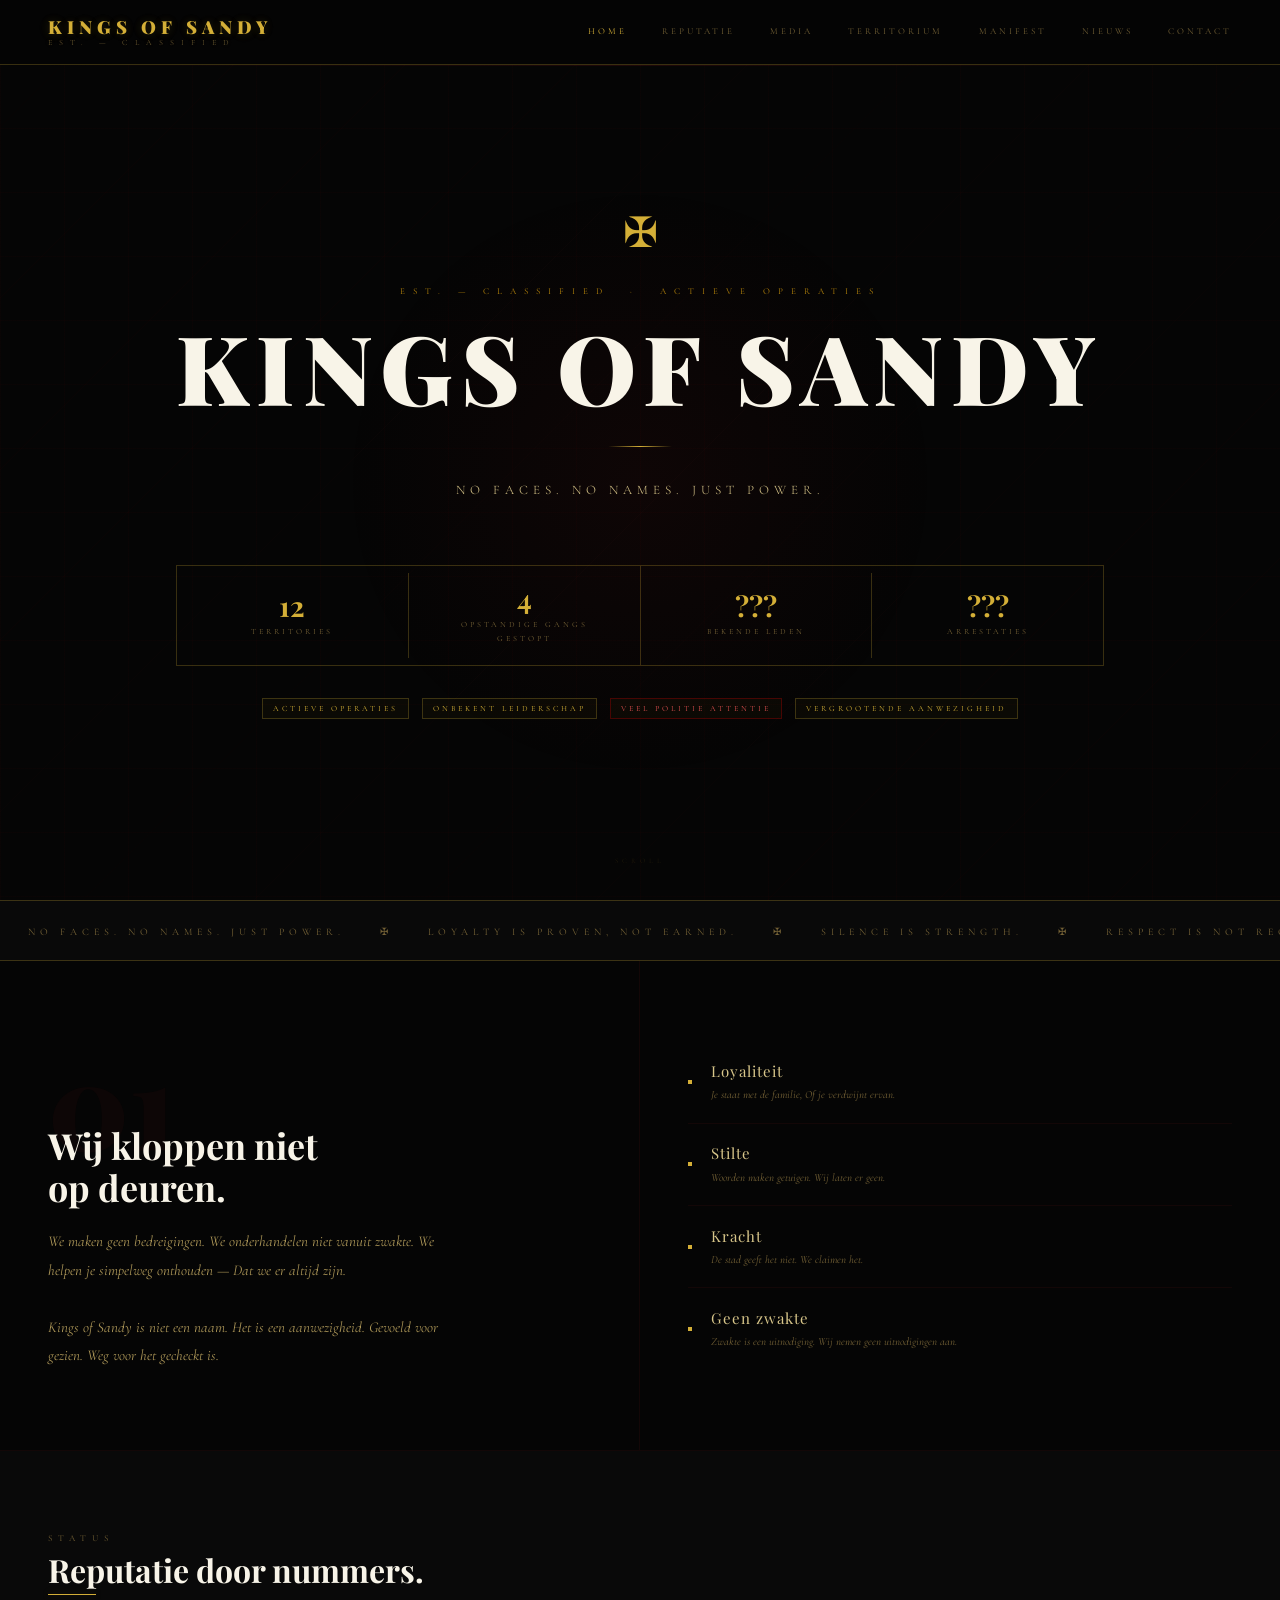
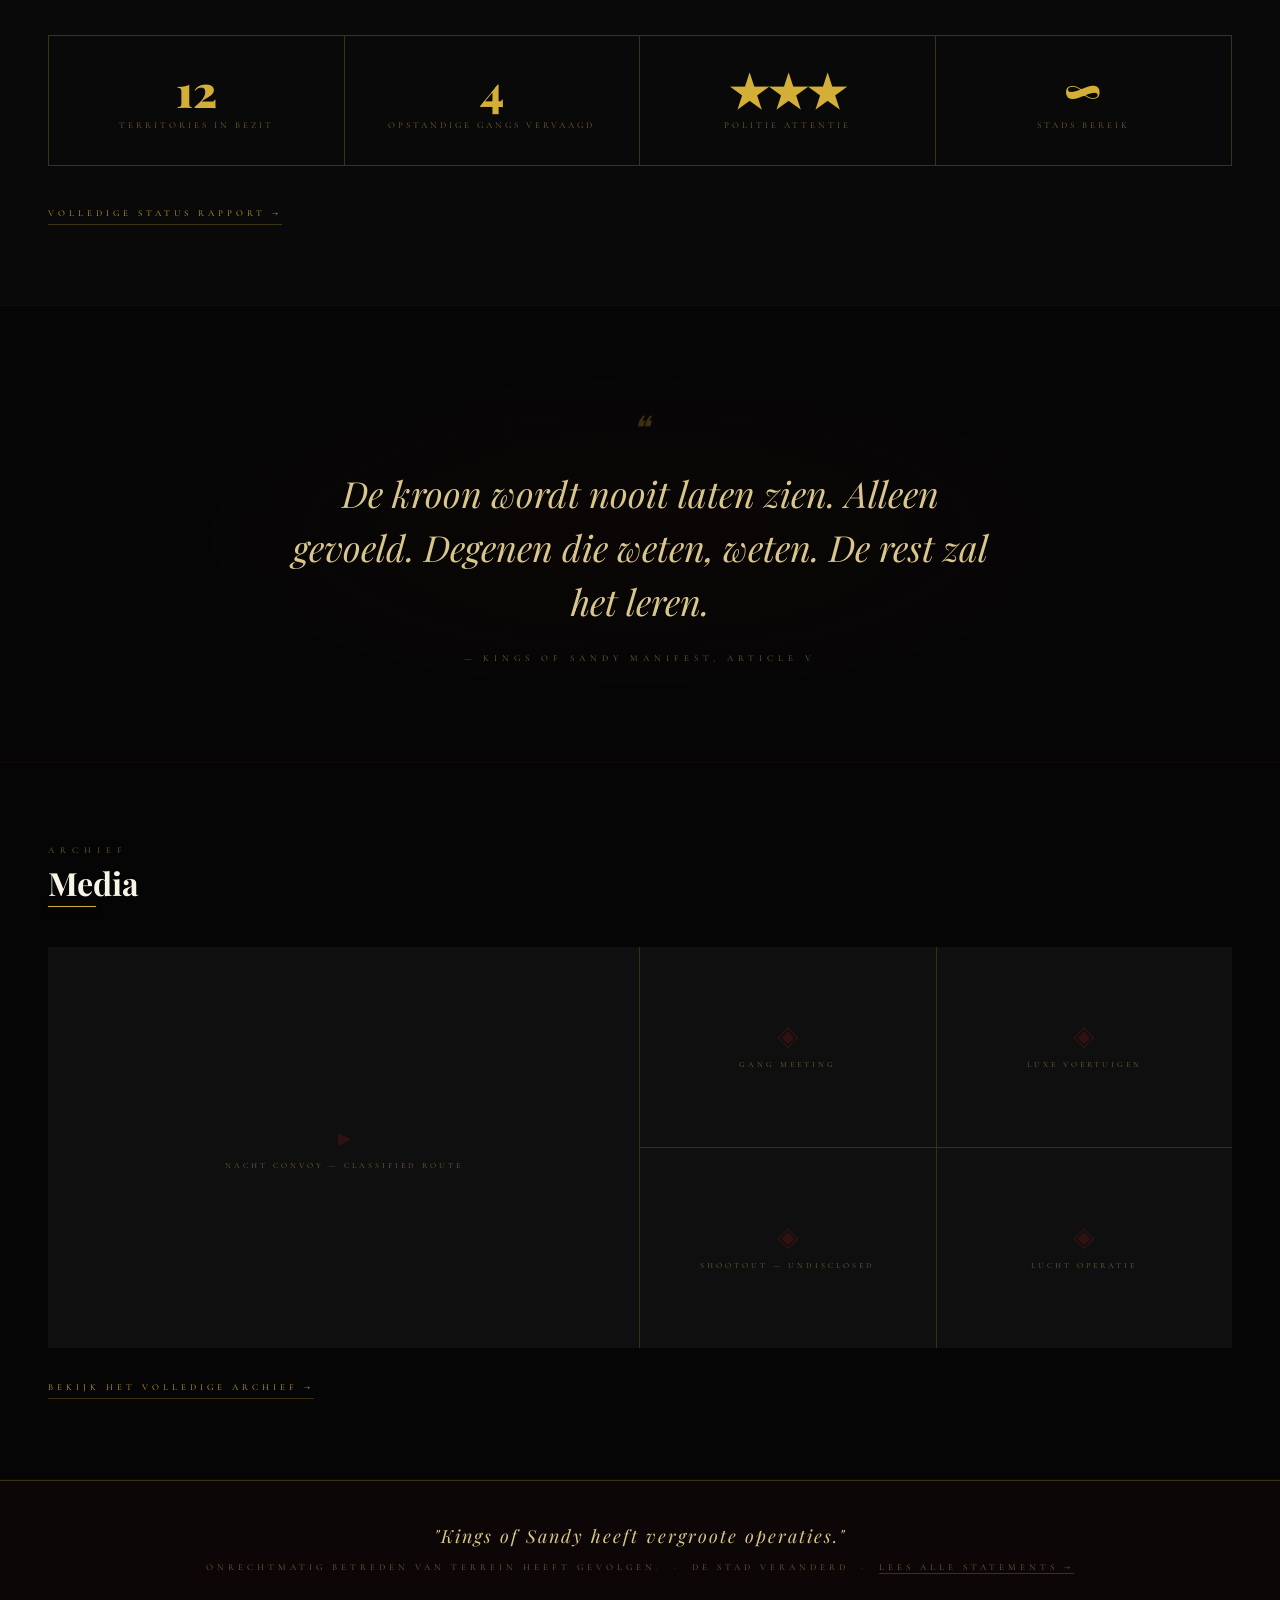
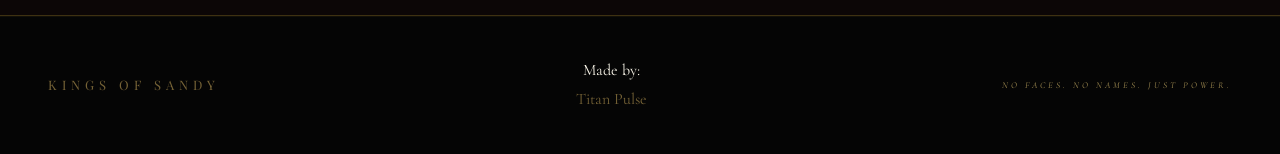
<file: index.html>
<!DOCTYPE html>
<html lang="nl">
<head>
  <meta charset="UTF-8" />
  <meta name="viewport" content="width=device-width, initial-scale=1.0" />

  <title>KINGS OF SANDY — No faces. No names. Just power.</title>

  <meta name="description" content="Kings Of Sandy. Unknown leadership. Unmistakable presence." />

  <!-- Favicon -->
  <link rel="icon" href="favicon.ico">

  <!-- Open Graph (Discord, Facebook, WhatsApp, LinkedIn etc.) -->
  <meta property="og:title" content="KINGS OF SANDY — No faces. No names. Just power." />
  <meta property="og:description" content="Kings of Sandy. Onbekend leiderschap. Onmiskenbare aanwezigheid." />
  <meta property="og:image" content="https://lafamiliadefuego.titanpulse.nl/banner.jpg" />
  <meta property="og:url" content="https://lafamiliadefuego.titanpulse.nl/" />
  <meta property="og:type" content="website" />

  <!-- Twitter/X Embed -->
  <meta name="twitter:card" content="summary_large_image" />
  <meta name="twitter:title" content="Kings of Sandy — No faces. No names. Just power." />
  <meta name="twitter:description" content="Kings of Sandy. Onbekend leiderschap. Onmiskenbare aanwezigheid." />
  <meta name="twitter:image" content="https://lafamiliadefuego.titanpulse.nl/banner.jpg" />

  <link rel="stylesheet" href="style.css" />

  <style>
    /* ── HERO ───────────────────────────────────────────────────── */
    .hero {
      position: relative;
      min-height: calc(100vh - 64px);
      display: flex;
      flex-direction: column;
      align-items: center;
      justify-content: center;
      text-align: center;
      overflow: hidden;
      padding: 4rem 2rem 6rem;
    }

    /* Grid texture */
    .hero-grid {
      position: absolute;
      inset: 0;
      background-image:
        linear-gradient(rgba(180,30,30,0.03) 1px, transparent 1px),
        linear-gradient(90deg, rgba(180,30,30,0.03) 1px, transparent 1px);
      background-size: 64px 64px;
      animation: fadeIn 2s ease both;
    }

    /* Diagonal vignette lines */
    .hero-lines {
      position: absolute;
      inset: 0;
      background-image:
        repeating-linear-gradient(
          -45deg,
          transparent,
          transparent 120px,
          rgba(180,30,30,0.018) 120px,
          rgba(180,30,30,0.018) 121px
        );
    }

    /* Radial glow from center */
    .hero-glow {
      position: absolute;
      top: 50%; left: 50%;
      transform: translate(-50%, -50%);
      width: 600px;
      height: 600px;
      background: radial-gradient(ellipse, rgba(180,30,30,0.06) 0%, transparent 70%);
      pointer-events: none;
    }

    /* Scanline sweep */
    .hero-scan {
      position: absolute;
      inset: 0;
      overflow: hidden;
      pointer-events: none;
    }
    .hero-scan::after {
      content: '';
      position: absolute;
      top: 0; left: 0; right: 0;
      height: 2px;
      background: linear-gradient(90deg, transparent, rgba(180,30,30,0.15), transparent);
      animation: scanline 6s linear infinite;
    }

    .hero-content { position: relative; z-index: 2; }

    .hero-crown {
      font-size: 42px;
      color: var(--red);
      margin-bottom: 1.8rem;
      animation: crownDrop 1s cubic-bezier(.22,1,.36,1) both;
      display: block;
      line-height: 1;
    }

    .hero-eyebrow {
      font-size: 9px;
      letter-spacing: 8px;
      color: var(--red-dark);
      text-transform: uppercase;
      font-family: var(--font-serif);
      margin-bottom: 1.2rem;
      animation: fadeUp 0.9s ease both;
      animation-delay: 0.2s;
    }

    .hero-title {
      font-family: var(--font-display);
      font-size: clamp(56px, 10vw, 96px);
      font-weight: 900;
      color: var(--text);
      letter-spacing: 8px;
      line-height: 1;
      margin-bottom: 0;
      animation: fadeUp 0.9s cubic-bezier(.22,1,.36,1) both;
      animation-delay: 0.1s;
    }

    .hero-divider {
      width: 64px;
      height: 1px;
      background: linear-gradient(90deg, transparent, var(--red), transparent);
      margin: 2rem auto;
      animation: fadeIn 1s ease both;
      animation-delay: 0.5s;
    }

    .hero-quote {
      font-size: 13px;
      letter-spacing: 5px;
      color: var(--text-muted);
      text-transform: uppercase;
      font-family: var(--font-serif);
      font-weight: 300;
      animation: fadeUp 0.9s ease both;
      animation-delay: 0.55s;
    }

    /* Stats bar */
    .hero-stats {
      display: flex;
      align-items: center;
      gap: 0;
      margin-top: 4rem;
      border: 0.5px solid var(--red-border);
      animation: fadeUp 0.9s ease both;
      animation-delay: 0.7s;
    }
    .hero-stat {
      padding: 1.2rem 2.4rem;
      text-align: center;
      border-right: 0.5px solid var(--red-border);
      flex: 1;
    }
    .hero-stat:last-child { border-right: none; }
    .hero-stat-num {
      font-family: var(--font-display);
      font-size: 28px;
      font-weight: 700;
      color: var(--red);
      line-height: 1;
      display: block;
    }
    .hero-stat-label {
      font-size: 8px;
      letter-spacing: 3px;
      color: var(--text-ghost);
      text-transform: uppercase;
      margin-top: 5px;
      display: block;
    }

    /* Badges row */
    .hero-badges {
      display: flex;
      gap: 0.8rem;
      justify-content: center;
      flex-wrap: wrap;
      margin-top: 2rem;
      animation: fadeUp 0.9s ease both;
      animation-delay: 0.85s;
    }

    /* Scroll indicator */
    .hero-scroll {
      position: absolute;
      bottom: 2rem;
      left: 50%;
      transform: translateX(-50%);
      z-index: 2;
      display: flex;
      flex-direction: column;
      align-items: center;
      gap: 8px;
      animation: fadeIn 1.5s ease both;
      animation-delay: 1.2s;
    }
    .hero-scroll span {
      font-size: 7px;
      letter-spacing: 4px;
      color: var(--red-abyss);
      text-transform: uppercase;
    }
    .scroll-line {
      width: 0.5px;
      height: 40px;
      background: linear-gradient(to bottom, var(--red-border), transparent);
      animation: redPulse 2s ease infinite;
    }

    /* ── MANIFESTO STRIP ────────────────────────────────────────── */
    .manifesto-strip {
      border-top: 0.5px solid var(--red-border);
      border-bottom: 0.5px solid var(--red-border);
      background: var(--bg-lift);
      overflow: hidden;
      white-space: nowrap;
      padding: 1rem 0;
    }
    .manifesto-ticker {
      display: inline-block;
      animation: ticker 30s linear infinite;
      font-size: 10px;
      letter-spacing: 5px;
      color: var(--text-ghost);
      text-transform: uppercase;
      font-family: var(--font-serif);
    }
    @keyframes ticker {
      from { transform: translateX(0); }
      to   { transform: translateX(-50%); }
    }

    /* ── SECTION: INTRO ─────────────────────────────────────────── */
    .intro-section {
      display: grid;
      grid-template-columns: 1fr 1fr;
      border-bottom: 0.5px solid rgba(180,30,30,0.08);
    }
    .intro-left {
      padding: 5rem 3rem;
      border-right: 0.5px solid rgba(180,30,30,0.08);
    }
    .intro-right {
      padding: 5rem 3rem;
      display: flex;
      flex-direction: column;
      justify-content: center;
    }
    .intro-num {
      font-family: var(--font-display);
      font-size: 120px;
      font-weight: 900;
      color: rgba(180,30,30,0.05);
      line-height: 1;
      margin-bottom: -0.3em;
      user-select: none;
    }
    .intro-heading {
      font-family: var(--font-display);
      font-size: 36px;
      font-weight: 700;
      color: var(--text);
      line-height: 1.15;
      margin-bottom: 1.2rem;
    }
    .intro-body {
      font-size: 15px;
      color: var(--text-dim);
      font-style: italic;
      line-height: 1.9;
      max-width: 420px;
    }

    /* pillars */
    .pillars {
      display: flex;
      flex-direction: column;
      gap: 0;
    }
    .pillar {
      display: flex;
      align-items: center;
      gap: 1.2rem;
      padding: 1.1rem 0;
      border-bottom: 0.5px solid rgba(180,30,30,0.08);
    }
    .pillar:last-child { border-bottom: none; }
    .pillar-dot {
      width: 4px;
      height: 4px;
      background: var(--red);
      flex-shrink: 0;
    }
    .pillar-text {
      font-family: var(--font-display);
      font-size: 15px;
      font-weight: 400;
      color: var(--text-muted);
      letter-spacing: 1px;
    }
    .pillar-sub {
      font-size: 11px;
      color: var(--text-ghost);
      font-style: italic;
      margin-top: 2px;
    }

    /* ── SECTION: reputatie PREVIEW ───────────────────────────── */
    .rep-section {
      background: var(--bg-lift);
      padding: 5rem 3rem;
      border-bottom: 0.5px solid rgba(180,30,30,0.08);
    }
    .rep-numbers {
      display: grid;
      grid-template-columns: repeat(4, 1fr);
      border: 0.5px solid var(--red-border);
      margin-top: 2.5rem;
    }
    .rep-num-cell {
      padding: 2rem 1.5rem;
      border-right: 0.5px solid var(--red-border);
      text-align: center;
    }
    .rep-num-cell:last-child { border-right: none; }
    .rep-big {
      font-family: var(--font-display);
      font-size: 44px;
      font-weight: 900;
      color: var(--red);
      display: block;
      line-height: 1;
    }
    .rep-label {
      font-size: 9px;
      letter-spacing: 3px;
      color: var(--text-ghost);
      text-transform: uppercase;
      margin-top: 6px;
      display: block;
    }
    .rep-cta {
      display: inline-block;
      margin-top: 2.5rem;
      font-size: 9px;
      letter-spacing: 4px;
      color: var(--red-dim);
      text-decoration: none;
      text-transform: uppercase;
      border-bottom: 0.5px solid var(--red-border);
      padding-bottom: 2px;
      transition: color 0.2s;
    }
    .rep-cta:hover { color: var(--red); }

    /* ── SECTION: STATEMENT ─────────────────────────────────────── */
    .statement-section {
      padding: 6rem 3rem;
      text-align: center;
      border-bottom: 0.5px solid rgba(180,30,30,0.08);
      position: relative;
      overflow: hidden;
    }
    .statement-bg {
      position: absolute;
      inset: 0;
      background:
        radial-gradient(ellipse at center, rgba(180,30,30,0.03) 0%, transparent 65%);
      pointer-events: none;
    }
    .statement-quote {
      font-family: var(--font-display);
      font-size: clamp(22px, 4vw, 36px);
      font-weight: 400;
      font-style: italic;
      color: var(--text-muted);
      max-width: 700px;
      margin: 0 auto;
      line-height: 1.5;
      position: relative;
    }
    .statement-quote::before {
      content: '❝';
      display: block;
      font-size: 32px;
      color: var(--red-border);
      margin-bottom: 1rem;
    }
    .statement-attr {
      display: block;
      margin-top: 1.5rem;
      font-size: 9px;
      letter-spacing: 5px;
      color: var(--text-ghost);
      text-transform: uppercase;
      font-style: normal;
      font-family: var(--font-serif);
    }

    /* ── SECTION: MEDIA PREVIEW ─────────────────────────────────── */
    .media-section {
      padding: 5rem 3rem;
      border-bottom: 0.5px solid rgba(180,30,30,0.08);
    }
    .media-preview-grid {
      display: grid;
      grid-template-columns: 2fr 1fr 1fr;
      grid-template-rows: 200px 200px;
      gap: 1px;
      background: var(--red-border);
      margin-top: 2.5rem;
    }
    .media-cell {
      background: var(--bg-raise);
      display: flex;
      flex-direction: column;
      align-items: center;
      justify-content: center;
      gap: 8px;
      transition: background 0.2s;
      cursor: pointer;
      text-decoration: none;
    }
    .media-cell:hover { background: var(--bg-high); }
    .media-cell.span-col { grid-row: span 2; }
    .media-cell-icon {
      font-size: 28px;
      color: rgba(180,30,30,0.2);
      line-height: 1;
    }
    .media-cell-tag {
      font-size: 8px;
      letter-spacing: 3px;
      color: var(--text-ghost);
      text-transform: uppercase;
    }
    .media-all-link {
      display: inline-block;
      margin-top: 2rem;
      font-size: 9px;
      letter-spacing: 4px;
      color: var(--red-dim);
      text-decoration: none;
      text-transform: uppercase;
      border-bottom: 0.5px solid var(--red-border);
      padding-bottom: 2px;
      transition: color 0.2s;
    }
    .media-all-link:hover { color: var(--red); }

    /* ── SECTION: WARNING TICKER ────────────────────────────────── */
    .warning-section {
      background: rgba(180,30,30,0.04);
      border-top: 0.5px solid var(--red-border);
      border-bottom: 0.5px solid var(--red-border);
      padding: 2.5rem 3rem;
      text-align: center;
    }
    .warning-text {
      font-family: var(--font-display);
      font-size: 18px;
      font-weight: 400;
      font-style: italic;
      color: var(--text-muted);
      letter-spacing: 2px;
    }
    .warning-sub {
      margin-top: 0.5rem;
      font-size: 9px;
      letter-spacing: 4px;
      color: var(--text-ghost);
      text-transform: uppercase;
    }

    /* ── RED CSS VARIABLE OVERRIDES ─────────────────────────────── */
:root {
  --red:        #D4AF37;              /* goud */
  --red-dark:   #B8860B;              /* donker goud */
  --red-dim:    #C9A227;
  --red-border: rgba(212,175,55,0.25);
  --red-abyss:  rgba(212,175,55,0.12);
}

    /* override any gold vars used in style.css */
    :root {
      --gold:        var(--red);
      --gold-dark:   var(--red-dark);
      --gold-dim:    var(--red-dim);
      --gold-border: var(--red-border);
      --gold-abyss:  var(--red-abyss);
    }

    @keyframes redPulse {
      0%, 100% { opacity: 0.3; }
      50%       { opacity: 1; }
    }

    @media (max-width: 768px) {
      .intro-section { grid-template-columns: 1fr; }
      .intro-left { border-right: none; border-bottom: 0.5px solid rgba(180,30,30,0.08); }
      .rep-numbers { grid-template-columns: 1fr 1fr; }
      .rep-num-cell:nth-child(2) { border-right: none; }
      .media-preview-grid { grid-template-columns: 1fr 1fr; grid-template-rows: repeat(3, 160px); }
      .media-cell.span-col { grid-row: span 1; }
      .hero-stats { flex-direction: column; gap: 0; }
      .hero-stat { border-right: none; border-bottom: 0.5px solid var(--red-border); }
      .hero-stat:last-child { border-bottom: none; }
    }
  </style>
</head>
<body>

  <!-- NAV -->
  <nav class="ks-nav">
    <a href="/" class="ks-logo">KINGS OF SANDY<span>Est. — Classified</span></a>
    <div class="ks-nav-links">
      <a href="/" class="active">Home</a>
      <a href="/reputatie">Reputatie</a>
      <a href="/media">Media</a>
      <a href="/territorium">Territorium</a>
      <a href="/manifest">Manifest</a>
      <a href="/nieuws">Nieuws</a>
      <a href="/contact">Contact</a>
    </div>
  </nav>

  <main class="ks-page">

    <!-- HERO -->
    <section class="hero">
      <div class="hero-grid"></div>
      <div class="hero-lines"></div>
      <div class="hero-glow"></div>
      <div class="hero-scan"></div>

      <div class="hero-content">
        <span class="hero-crown">✠</span>
        <p class="hero-eyebrow">Est. — Classified &nbsp;·&nbsp; Actieve Operaties</p>
        <h1 class="hero-title">KINGS OF SANDY</h1>
        <div class="hero-divider"></div>
        <p class="hero-quote">No faces. No names. Just power.</p>

        <div class="hero-stats">
          <div class="hero-stat">
            <span class="hero-stat-num">12</span>
            <span class="hero-stat-label">Territories</span>
          </div>
          <div class="hero-stat">
            <span class="hero-stat-num">4</span>
            <span class="hero-stat-label">Opstandige gangs gestopt</span>
          </div>
          <div class="hero-stat">
            <span class="hero-stat-num">???</span>
            <span class="hero-stat-label">Bekende leden</span>
          </div>
          <div class="hero-stat">
            <span class="hero-stat-num">???</span>
            <span class="hero-stat-label">Arrestaties</span>
          </div>
        </div>

        <div class="hero-badges">
          <span class="badge">Actieve operaties</span>
          <span class="badge">Onbekent leiderschap</span>
          <span class="badge badge-danger">Veel politie attentie</span>
          <span class="badge">Vergrootende aanwezigheid</span>
        </div>
      </div>

      <div class="hero-scroll">
        <div class="scroll-line"></div>
        <span>Scroll</span>
      </div>
    </section>

    <!-- MANIFESTO TICKER -->
    <div class="manifesto-strip">
      <div class="manifesto-ticker">
        &nbsp;&nbsp;&nbsp;&nbsp;No faces. No names. Just power.
        &nbsp;&nbsp;&nbsp;&nbsp;✠&nbsp;&nbsp;&nbsp;&nbsp;
        Loyalty is proven, not earned.
        &nbsp;&nbsp;&nbsp;&nbsp;✠&nbsp;&nbsp;&nbsp;&nbsp;
        Silence is strength.
        &nbsp;&nbsp;&nbsp;&nbsp;✠&nbsp;&nbsp;&nbsp;&nbsp;
        Respect is not requested. It is taken.
        &nbsp;&nbsp;&nbsp;&nbsp;✠&nbsp;&nbsp;&nbsp;&nbsp;
        The city bends. We do not.
        &nbsp;&nbsp;&nbsp;&nbsp;✠&nbsp;&nbsp;&nbsp;&nbsp;
        No faces. No names. Just power.
        &nbsp;&nbsp;&nbsp;&nbsp;✠&nbsp;&nbsp;&nbsp;&nbsp;
        Loyalty is proven, not earned.
        &nbsp;&nbsp;&nbsp;&nbsp;✠&nbsp;&nbsp;&nbsp;&nbsp;
        Silence is strength.
        &nbsp;&nbsp;&nbsp;&nbsp;✠&nbsp;&nbsp;&nbsp;&nbsp;
        Respect is not requested. It is taken.
        &nbsp;&nbsp;&nbsp;&nbsp;✠&nbsp;&nbsp;&nbsp;&nbsp;
        The city bends. We do not.
        &nbsp;&nbsp;&nbsp;&nbsp;✠&nbsp;&nbsp;&nbsp;&nbsp;
      </div>
    </div>

    <!-- INTRO / WHO -->
    <section class="intro-section">
      <div class="intro-left">
        <div class="intro-num">01</div>
        <h2 class="intro-heading">Wij kloppen niet<br>op deuren.</h2>
        <p class="intro-body">
          We maken geen bedreigingen. We onderhandelen niet vanuit zwakte.
          We helpen je simpelweg onthouden — Dat we er altijd zijn.<br><br>
          Kings of Sandy is niet een naam. Het is een aanwezigheid.
          Gevoeld voor gezien. Weg voor het gecheckt is.
        </p>
      </div>
      <div class="intro-right">
        <div class="pillars">
          <div class="pillar">
            <div class="pillar-dot"></div>
            <div>
              <div class="pillar-text">Loyaliteit</div>
              <div class="pillar-sub">Je staat met de familie, Of je verdwijnt ervan.</div>
            </div>
          </div>
          <div class="pillar">
            <div class="pillar-dot"></div>
            <div>
              <div class="pillar-text">Stilte</div>
              <div class="pillar-sub">Woorden maken getuigen. Wij laten er geen.</div>
            </div>
          </div>
          <div class="pillar">
            <div class="pillar-dot"></div>
            <div>
              <div class="pillar-text">Kracht</div>
              <div class="pillar-sub">De stad geeft het niet. We claimen het.</div>
            </div>
          </div>
          <div class="pillar">
            <div class="pillar-dot"></div>
            <div>
              <div class="pillar-text">Geen zwakte</div>
              <div class="pillar-sub">Zwakte is een uitnodiging. Wij nemen geen uitnodigingen aan.</div>
            </div>
          </div>
        </div>
      </div>
    </section>

    <!-- reputatie NUMBERS -->
    <section class="rep-section">
      <div class="section-label">Status</div>
      <div class="section-title">Reputatie door nummers.</div>
      <div class="gold-line"></div>

      <div class="rep-numbers">
        <div class="rep-num-cell">
          <span class="rep-big">12</span>
          <span class="rep-label">Territories in bezit</span>
        </div>
        <div class="rep-num-cell">
          <span class="rep-big">4</span>
          <span class="rep-label">Opstandige gangs vervaagd</span>
        </div>
        <div class="rep-num-cell">
          <span class="rep-big">★★★</span>
          <span class="rep-label">Politie attentie</span>
        </div>
        <div class="rep-num-cell">
          <span class="rep-big">∞</span>
          <span class="rep-label">Stads bereik</span>
        </div>
      </div>

      <a href="/reputatie" class="rep-cta">Volledige status rapport →</a>
    </section>

    <!-- STATEMENT / QUOTE -->
    <section class="statement-section">
      <div class="statement-bg"></div>
      <blockquote class="statement-quote">
        De kroon wordt nooit laten zien. Alleen gevoeld.
        Degenen die weten, weten.
        De rest zal het leren.
        <span class="statement-attr">— Kings of Sandy manifest, article V</span>
      </blockquote>
    </section>

    <!-- MEDIA PREVIEW -->
    <section class="media-section">
      <div class="section-label">Archief</div>
      <div class="section-title">Media</div>
      <div class="gold-line"></div>

      <div class="media-preview-grid">
        <a href="/media" class="media-cell span-col">
          <span class="media-cell-icon">▶</span>
          <span class="media-cell-tag">Nacht convoy — classified route</span>
        </a>
        <a href="/media" class="media-cell">
          <span class="media-cell-icon">◈</span>
          <span class="media-cell-tag">Gang meeting</span>
        </a>
        <a href="/media" class="media-cell">
          <span class="media-cell-icon">◈</span>
          <span class="media-cell-tag">Luxe voertuigen</span>
        </a>
        <a href="/media" class="media-cell">
          <span class="media-cell-icon">◈</span>
          <span class="media-cell-tag">shootout — undisclosed</span>
        </a>
        <a href="/media" class="media-cell">
          <span class="media-cell-icon">◈</span>
          <span class="media-cell-tag">Lucht operatie</span>
        </a>
      </div>

      <a href="/media" class="media-all-link">Bekijk het volledige archief →</a>
    </section>

    <!-- WARNING -->
    <section class="warning-section">
      <p class="warning-text">"Kings of Sandy heeft vergroote operaties."</p>
      <p class="warning-sub">Onrechtmatig betreden van terrein heeft gevolgen. &nbsp;·&nbsp; De stad veranderd &nbsp;·&nbsp; <a href="/nieuws" style="color:inherit;text-decoration:none;border-bottom:0.5px solid var(--red-border);">Lees alle statements →</a></p>
    </section>

  </main>

  <!-- FOOTER -->
  <footer class="ks-footer">
    <span class="ks-footer-logo">KINGS OF SANDY</span>
    <span class="ks-footer-owner">
  <span>Made by:</span>
  <a href="https://www.titanpulse.nl" target="_blank">
    Titan Pulse
  </a>
</span>
    <span class="ks-footer-sub">No faces. No names. Just power.</span>
  </footer>

  <script>
    // Scroll-triggered fade-in for sections
    const observer = new IntersectionObserver((entries) => {
      entries.forEach(entry => {
        if (entry.isIntersecting) {
          entry.target.style.opacity = '1';
          entry.target.style.transform = 'translateY(0)';
        }
      });
    }, { threshold: 0.1 });

    document.querySelectorAll('.intro-section, .rep-section, .statement-section, .media-section, .warning-section').forEach(el => {
      el.style.opacity = '0';
      el.style.transform = 'translateY(20px)';
      el.style.transition = 'opacity 0.9s ease, transform 0.9s ease';
      observer.observe(el);
    });

    // Nav highlight on scroll (future pages can also call this)
    document.querySelectorAll('.ks-nav-links a').forEach(a => {
      if (a.getAttribute('href') === window.location.pathname) {
        a.classList.add('active');
      }
    });
  </script>

</body>
</html>
</file>
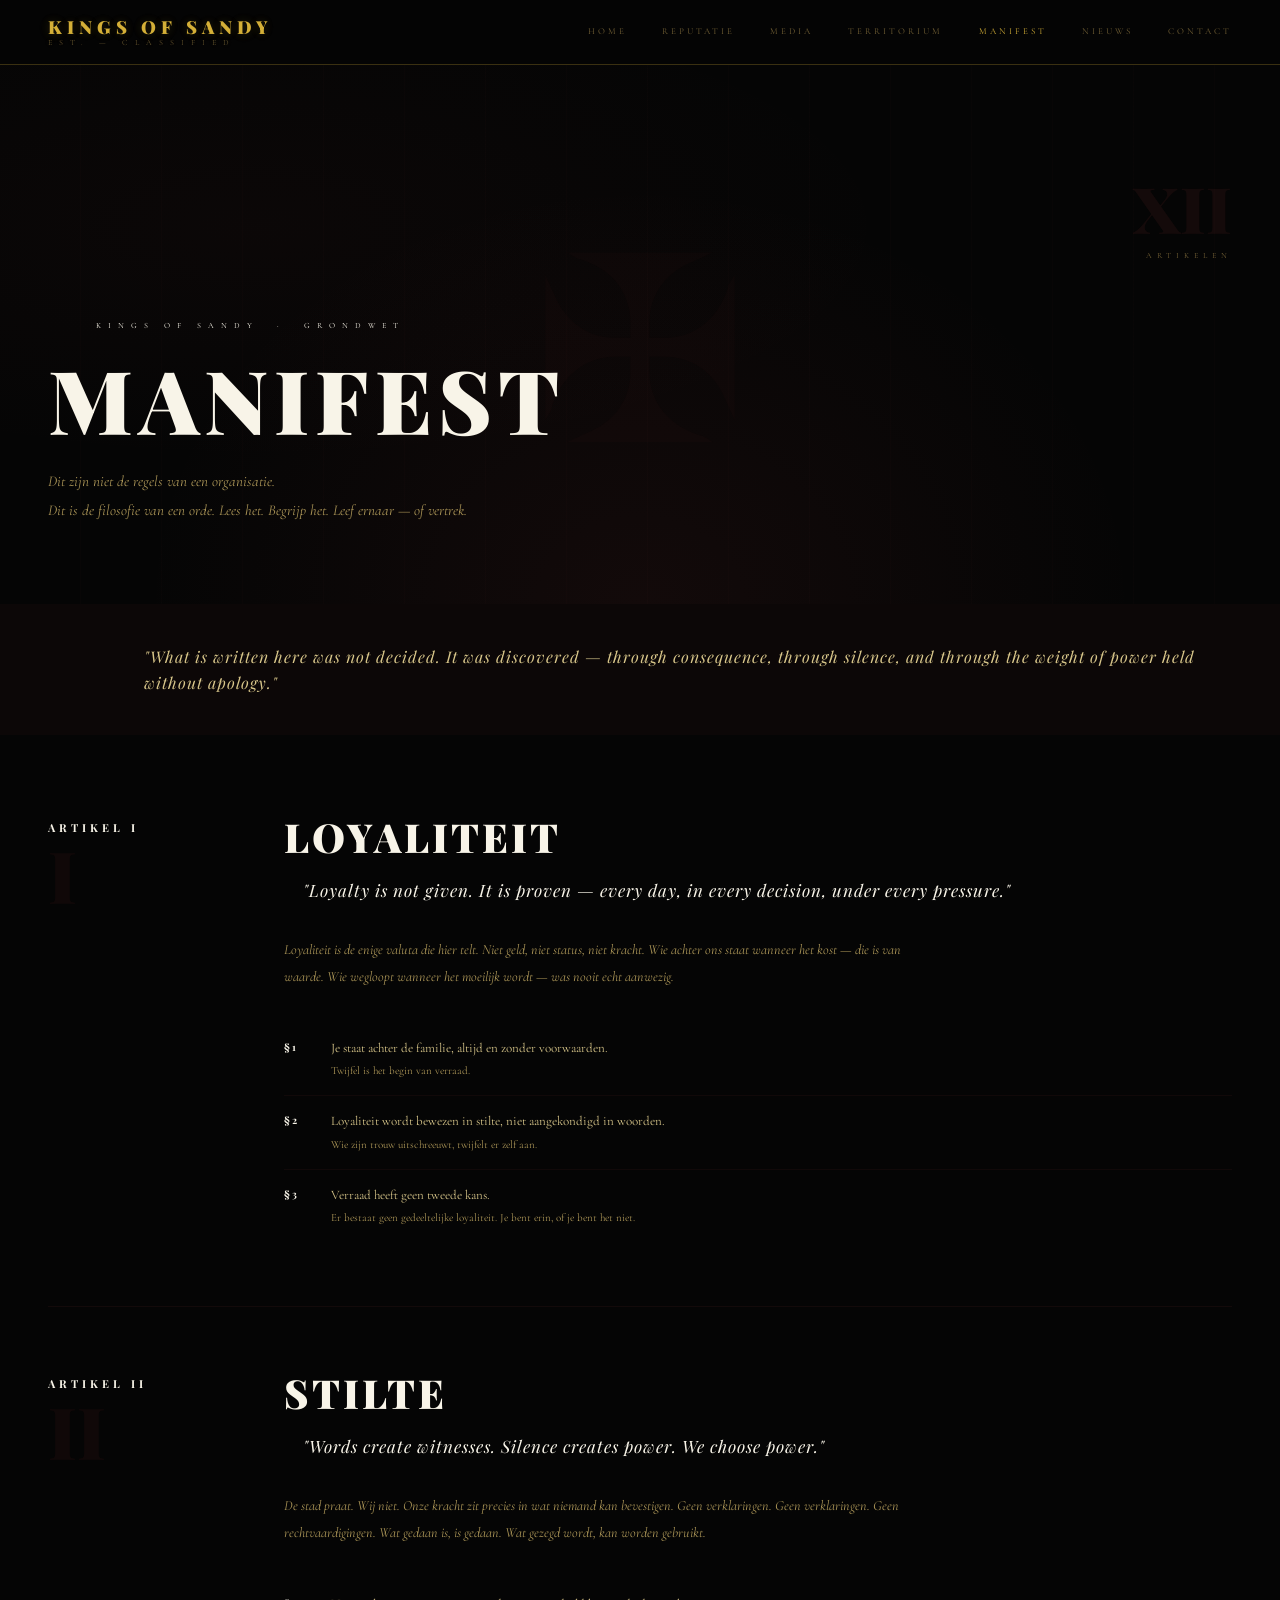
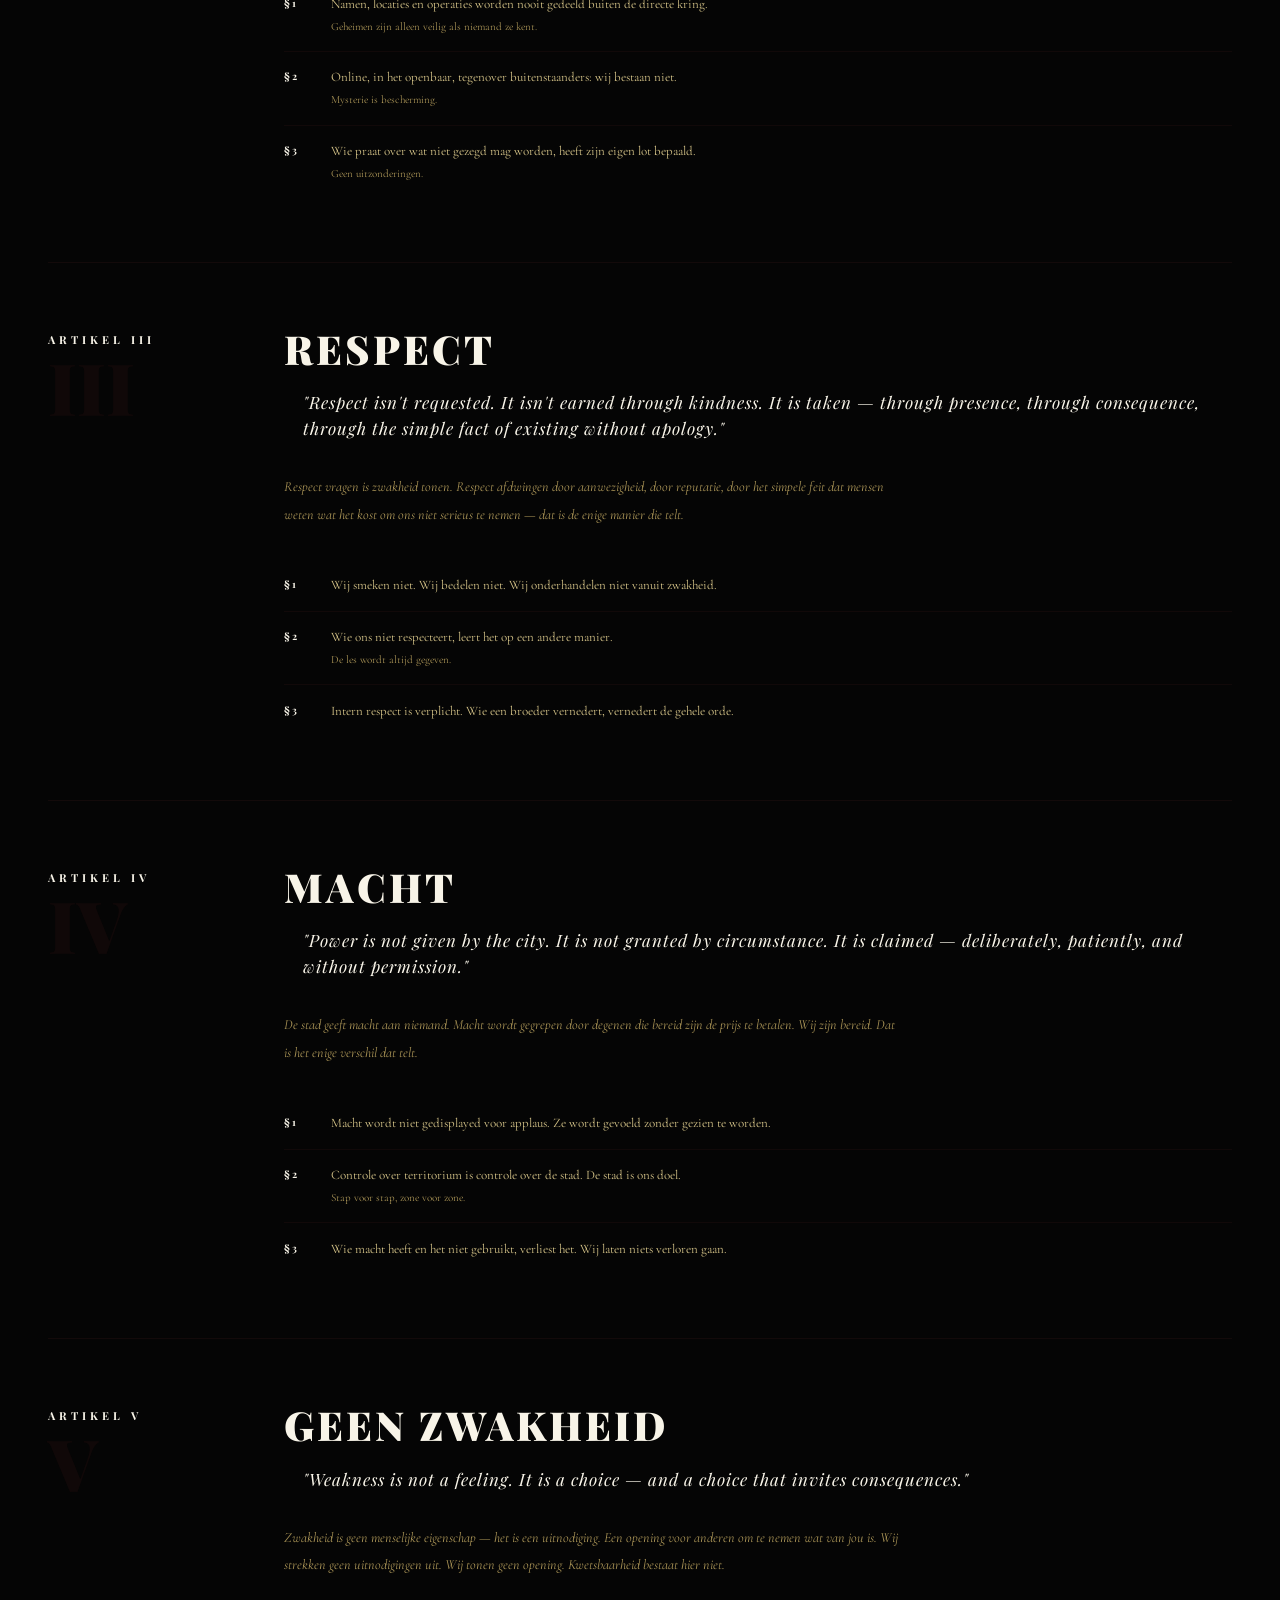
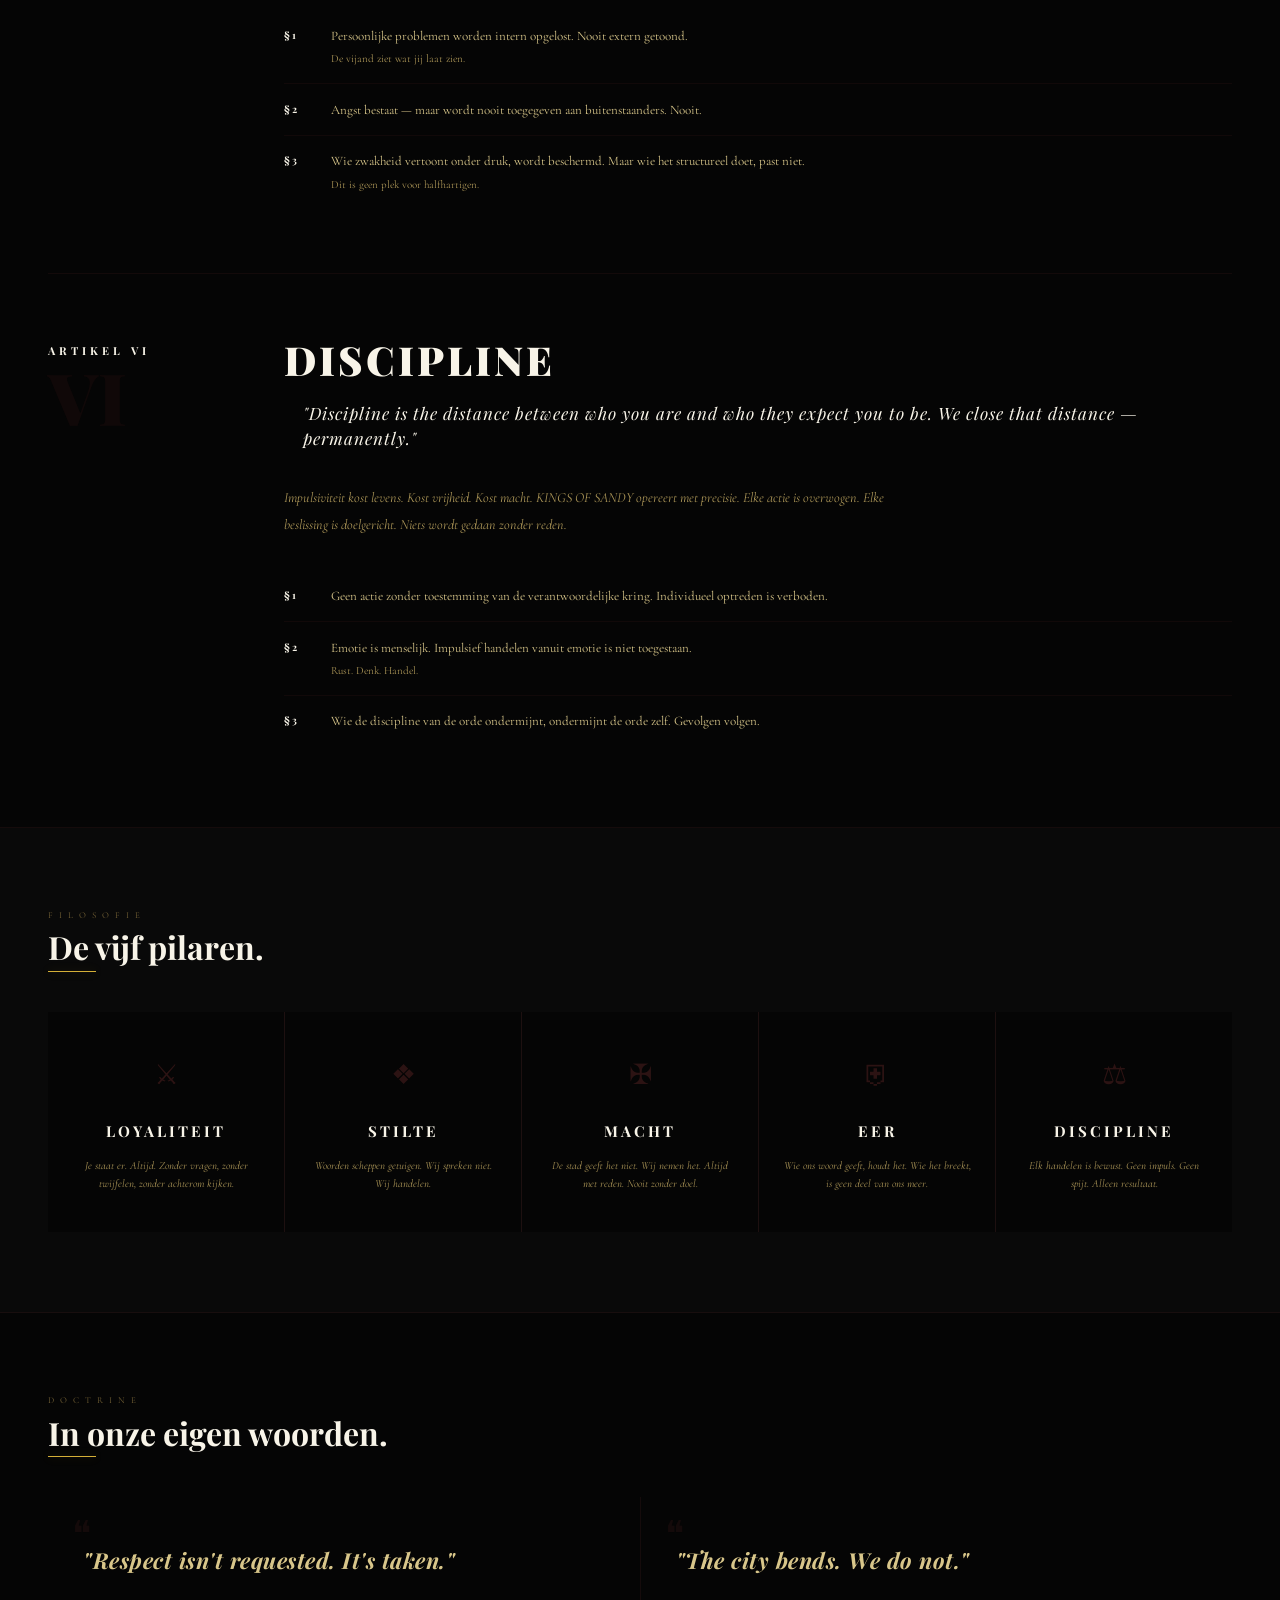
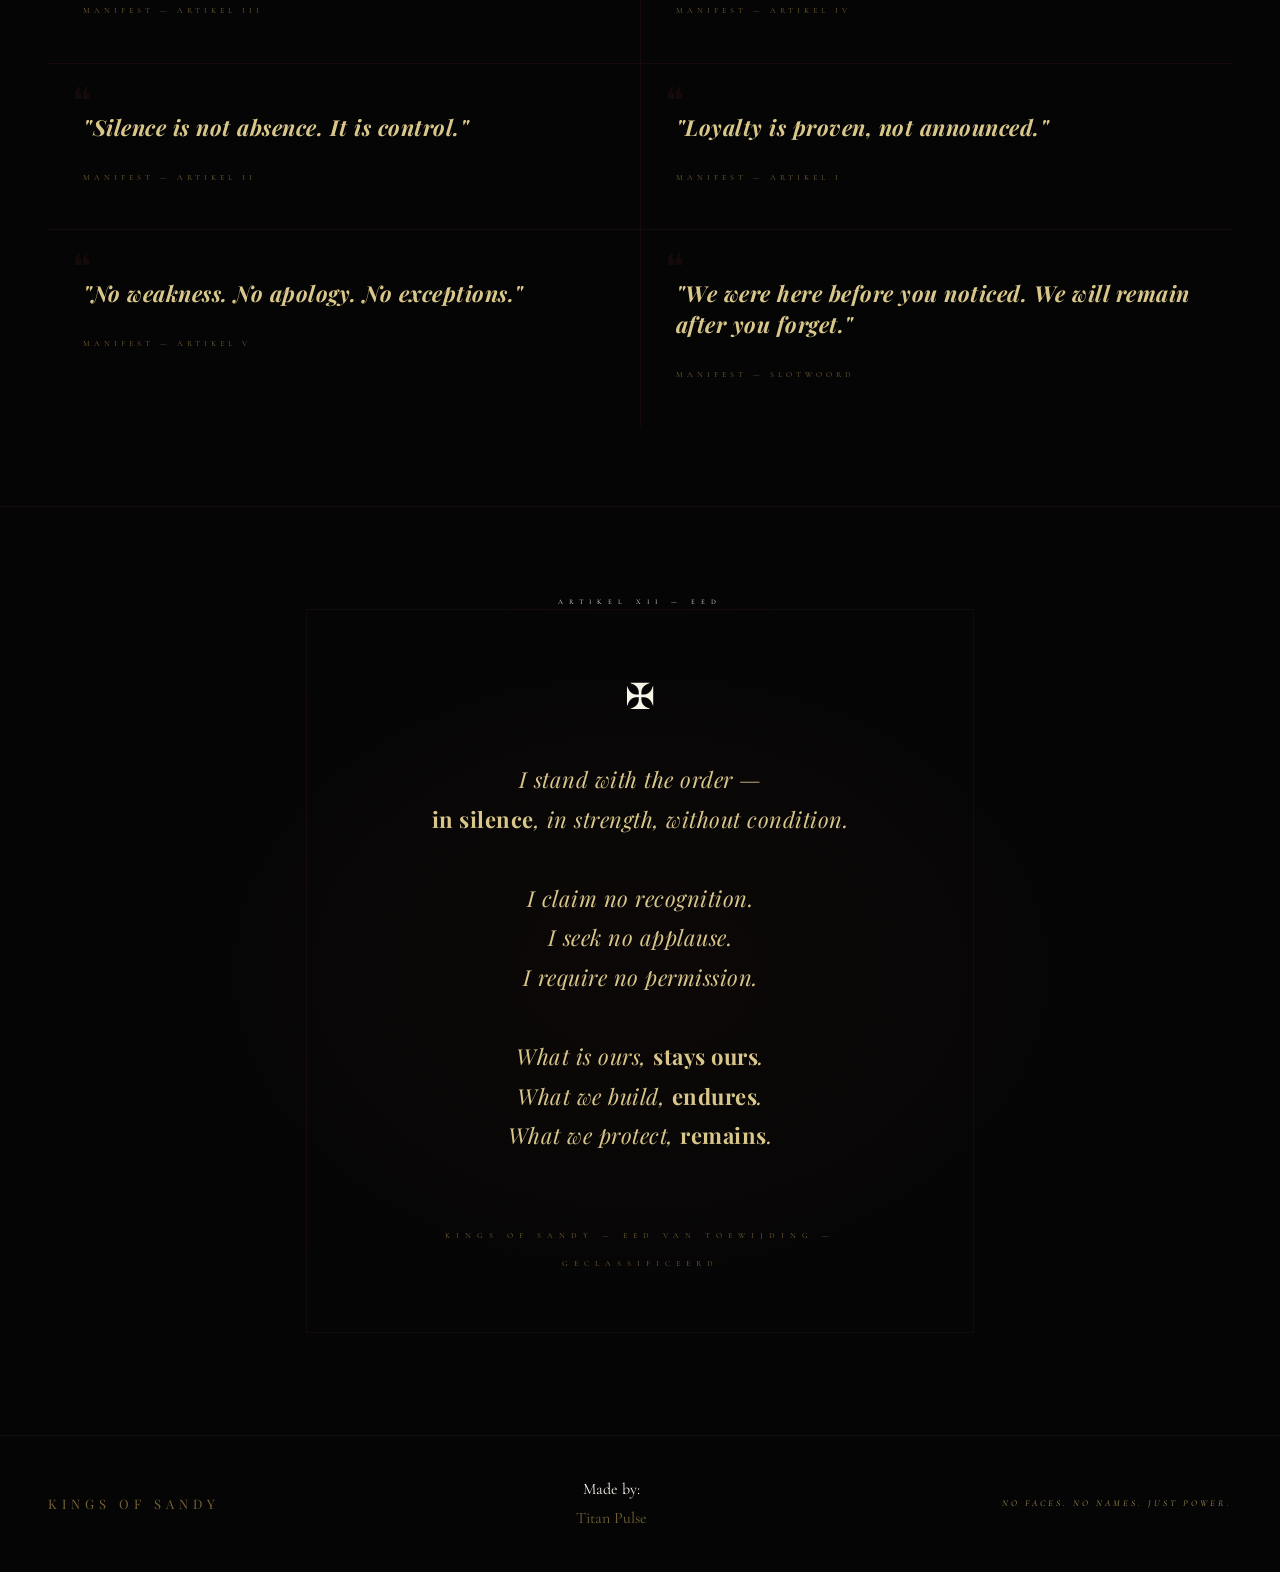
<file: manifest/index.html>
<!DOCTYPE html>
<html lang="nl">
<head>
<meta charset="UTF-8" />
<meta name="viewport" content="width=device-width, initial-scale=1.0" />
<title>KINGS OF SANDY — Manifest</title>
<meta name="description" content="Respect isn't requested. It's taken." />
<link rel="stylesheet" href="../style.css" />
<style>

/* ── PAGINA HEADER ───────────────────────────────────────── */
.mani-header {
  position: relative;
  min-height: 60vh;
  display: flex; flex-direction: column;
  justify-content: flex-end;
  padding: 7rem 3rem 5rem;
  border-bottom: 0.5px solid var(--red-border);
  overflow: hidden;
}
.mani-header-bg {
  position: absolute; inset: 0;
  background:
    radial-gradient(ellipse at 50% 100%, rgba(201,76,76,0.07) 0%, transparent 55%),
    radial-gradient(ellipse at 20% 30%,  rgba(201,76,76,0.03) 0%, transparent 45%);
}
/* Verticale lijnen achtergrond */
.mani-header-lines {
  position: absolute; inset: 0;
  background-image: repeating-linear-gradient(
    90deg, transparent, transparent 80px,
    rgba(201,76,76,0.015) 80px, rgba(201,76,76,0.015) 81px
  );
}
.mani-header-crown {
  position: absolute; top: 50%; left: 50%;
  transform: translate(-50%, -50%);
  font-size: 260px; color: rgba(201,76,76,0.025);
  line-height: 1; user-select: none; pointer-events: none;
  font-family: var(--font-display);
  animation: fadeIn 2s ease both;
}
.mani-header-inner { position: relative; z-index: 2; max-width: 800px; }
.mani-page-label {
  font-size: 8px; letter-spacing: 7px;
  color: var(--red-dim); text-transform: uppercase;
  font-family: var(--font-serif); margin-bottom: 1.4rem;
  display: flex; align-items: center; gap: 1rem;
}
.mani-page-label::before {
  content: ''; display: block;
  width: 32px; height: 0.5px; background: var(--red-dim);
}
.mani-header h1 {
  font-family: var(--font-display);
  font-size: clamp(48px, 8vw, 88px);
  font-weight: 900; color: var(--text);
  letter-spacing: 6px; line-height: 1;
  margin-bottom: 1.5rem;
}
.mani-header-sub {
  font-size: 15px; color: var(--text-dim);
  font-style: italic; line-height: 1.9; max-width: 560px;
}
/* Artikel teller rechtsboven */
.mani-article-count {
  position: absolute; right: 3rem; top: 7rem;
  z-index: 2; text-align: right;
}
.mani-article-count-num {
  font-family: var(--font-display); font-size: 64px;
  font-weight: 900; color: rgba(201,76,76,0.08);
  line-height: 1; display: block;
}
.mani-article-count-label {
  font-size: 8px; letter-spacing: 5px;
  color: var(--text-ghost); text-transform: uppercase;
}

/* ── INLEIDING ───────────────────────────────────────────── */
.intro-band {
  background: rgba(201,76,76,0.03);
  border-bottom: 0.5px solid var(--red-border);
  padding: 2.5rem 3rem;
  display: flex; align-items: center;
  gap: 3rem;
}
.intro-band-rule {
  width: 48px; height: 0.5px;
  background: var(--red); flex-shrink: 0;
}
.intro-band-text {
  font-family: var(--font-display);
  font-size: 16px; font-weight: 400;
  font-style: italic; color: var(--text-muted);
  letter-spacing: 1px; line-height: 1.6;
}

/* ── MANIFEST ARTIKELEN ──────────────────────────────────── */
.articles-section {
  padding: 5rem 3rem;
  border-bottom: 0.5px solid rgba(201,76,76,0.08);
}

.article-block {
  display: grid;
  grid-template-columns: 140px 1fr;
  gap: 3rem;
  padding: 4rem 0;
  border-bottom: 0.5px solid rgba(201,76,76,0.07);
  position: relative;
}
.article-block:first-child { padding-top: 0; }
.article-block:last-child {
  border-bottom: none; padding-bottom: 0;
}

/* Linker kolom — artikel nummer */
.article-num-col {
  display: flex; flex-direction: column;
  align-items: flex-start; gap: 8px;
  padding-top: 4px;
}
.article-roman {
  font-family: var(--font-display);
  font-size: 11px; font-weight: 700;
  letter-spacing: 4px; color: var(--red-dim);
  text-transform: uppercase;
}
.article-num-large {
  font-family: var(--font-display);
  font-size: 72px; font-weight: 900;
  color: rgba(201,76,76,0.06);
  line-height: 1; user-select: none;
  margin-top: -8px;
}
/* Verticale rode lijn naast artikel */
.article-block::before {
  content: '';
  position: absolute; left: 140px; top: 0; bottom: 0;
  width: 0.5px;
  background: linear-gradient(to bottom, var(--red-border), transparent);
}

/* Rechter kolom — inhoud */
.article-content { padding-left: 3rem; }

.article-title {
  font-family: var(--font-display);
  font-size: clamp(26px, 4vw, 40px);
  font-weight: 900; color: var(--text);
  letter-spacing: 3px; line-height: 1.1;
  margin-bottom: 1.2rem;
  text-transform: uppercase;
}
.article-quote {
  font-family: var(--font-display);
  font-size: 17px; font-weight: 400;
  font-style: italic; color: var(--red-dim);
  letter-spacing: 1px; line-height: 1.5;
  margin-bottom: 2rem;
  padding-left: 1.2rem;
  border-left: 1.5px solid var(--red-border);
}
.article-body {
  font-size: 14px; color: var(--text-dim);
  line-height: 1.95; font-style: italic;
  max-width: 620px; margin-bottom: 2rem;
}
/* Sub-regels per artikel */
.article-rules {
  display: flex; flex-direction: column; gap: 0;
}
.article-rule {
  display: flex; align-items: flex-start; gap: 1.2rem;
  padding: 0.9rem 0;
  border-bottom: 0.5px solid rgba(201,76,76,0.06);
}
.article-rule:last-child { border-bottom: none; }
.article-rule-marker {
  font-family: var(--font-display);
  font-size: 10px; font-weight: 700;
  color: var(--red); letter-spacing: 2px;
  flex-shrink: 0; margin-top: 2px; min-width: 28px;
}
.article-rule-text {
  font-size: 13px; color: var(--text-muted);
  line-height: 1.7;
}
.article-rule-text em {
  color: var(--text-dim); font-style: normal;
  display: block; font-size: 11px; margin-top: 3px;
}

/* ── KERNWAARDEN GRID ────────────────────────────────────── */
.values-section {
  background: var(--bg-lift);
  padding: 5rem 3rem;
  border-bottom: 0.5px solid rgba(201,76,76,0.08);
}
.values-grid {
  display: grid; grid-template-columns: repeat(5, 1fr);
  gap: 1px; background: rgba(201,76,76,0.1);
  margin-top: 2.5rem;
}
.value-cell {
  background: var(--bg);
  padding: 2.5rem 1.5rem;
  text-align: center; position: relative;
  transition: background 0.25s; overflow: hidden;
}
.value-cell:hover { background: var(--bg-raise); }
.value-cell::before {
  content: '';
  position: absolute; top: 0; left: 50%;
  transform: translateX(-50%);
  width: 0; height: 1.5px;
  background: var(--red);
  transition: width 0.4s ease;
}
.value-cell:hover::before { width: 100%; }
.value-icon {
  font-size: 28px; color: rgba(201,76,76,0.2);
  display: block; margin-bottom: 1.2rem;
  transition: color 0.25s;
}
.value-cell:hover .value-icon { color: rgba(201,76,76,0.4); }
.value-name {
  font-family: var(--font-display);
  font-size: 15px; font-weight: 700;
  color: var(--text); letter-spacing: 3px;
  text-transform: uppercase; display: block;
  margin-bottom: 0.8rem;
}
.value-desc {
  font-size: 11px; color: var(--text-dim);
  font-style: italic; line-height: 1.6;
}

/* ── STATEMENTS REEL ─────────────────────────────────────── */
.statements-section {
  padding: 5rem 3rem;
  border-bottom: 0.5px solid rgba(201,76,76,0.08);
}
.statements-grid {
  display: grid; grid-template-columns: 1fr 1fr;
  gap: 1px; background: rgba(201,76,76,0.08);
  margin-top: 2.5rem;
}
.statement-cell {
  background: var(--bg);
  padding: 2.5rem 2.2rem;
  position: relative; transition: background 0.25s;
}
.statement-cell:hover { background: var(--bg-lift); }
.statement-cell::before {
  content: '❝';
  font-size: 36px; color: rgba(201,76,76,0.08);
  font-family: var(--font-display);
  position: absolute; top: 1rem; left: 1.5rem;
  line-height: 1;
}
.statement-text {
  font-family: var(--font-display);
  font-size: clamp(16px, 2.2vw, 22px);
  font-weight: 700; font-style: italic;
  color: var(--text-muted); line-height: 1.4;
  letter-spacing: 0.5px; margin-bottom: 1.2rem;
  padding-top: 0.5rem;
}
.statement-source {
  font-size: 8px; letter-spacing: 4px;
  color: var(--text-ghost); text-transform: uppercase;
  font-family: var(--font-serif);
}

/* ── EEDAFLEGGING ────────────────────────────────────────── */
.oath-section {
  padding: 6rem 3rem;
  position: relative; overflow: hidden;
  text-align: center;
}
.oath-bg {
  position: absolute; inset: 0;
  background:
    radial-gradient(ellipse at center, rgba(201,76,76,0.04) 0%, transparent 60%);
}
.oath-frame {
  position: relative; z-index: 1;
  max-width: 680px; margin: 0 auto;
  border: 0.5px solid var(--red-border);
  padding: 4rem 4rem;
}
.oath-frame::before {
  content: 'ARTIKEL XII — EED';
  position: absolute; top: -6px; left: 50%;
  transform: translateX(-50%);
  background: var(--bg); padding: 0 12px;
  font-size: 7px; letter-spacing: 6px;
  color: var(--red-dim); text-transform: uppercase;
  white-space: nowrap;
}
/* Hoekversieringen */
.oath-frame::after {
  content: '';
  position: absolute; inset: 6px;
  border: 0.5px solid rgba(201,76,76,0.07);
  pointer-events: none;
}
.oath-crown {
  font-size: 36px; color: var(--red);
  display: block; margin-bottom: 2rem;
  animation: goldPulse 3s ease infinite;
}
.oath-text {
  font-family: var(--font-display);
  font-size: clamp(15px, 2.5vw, 22px);
  font-weight: 400; font-style: italic;
  color: var(--text-muted); line-height: 1.8;
  letter-spacing: 0.5px;
}
.oath-text strong {
  color: var(--red); font-weight: 700;
  font-style: normal;
}
.oath-divider {
  width: 48px; height: 0.5px;
  background: linear-gradient(90deg, transparent, var(--red), transparent);
  margin: 2rem auto;
}
.oath-seal {
  font-size: 8px; letter-spacing: 6px;
  color: var(--text-ghost); text-transform: uppercase;
  font-family: var(--font-serif);
}

/* ── RESPONSIVE ──────────────────────────────────────────── */
@media (max-width: 900px) {
  .values-grid { grid-template-columns: 1fr 1fr 1fr; }
  .article-block { grid-template-columns: 100px 1fr; gap: 2rem; }
  .article-content { padding-left: 2rem; }
  .article-block::before { left: 100px; }
}
@media (max-width: 768px) {
  .values-grid { grid-template-columns: 1fr 1fr; }
  .statements-grid { grid-template-columns: 1fr; }
  .article-block { grid-template-columns: 1fr; gap: 1rem; }
  .article-num-large { display: none; }
  .article-block::before { display: none; }
  .article-content { padding-left: 0; }
  .oath-frame { padding: 3rem 2rem; }
}
@media (max-width: 600px) {
  .mani-header { padding: 5rem 1.5rem 3rem; min-height: auto; }
  .mani-header-crown { font-size: 140px; }
  .mani-article-count { display: none; }
  .articles-section,
  .values-section,
  .statements-section,
  .oath-section,
  .intro-band { padding-left: 1.5rem; padding-right: 1.5rem; }
  .values-grid { grid-template-columns: 1fr 1fr; }
}
</style>
</head>
<body>

<!-- NAV -->
<nav class="ks-nav">
  <a href="../" class="ks-logo">KINGS OF SANDY<span>Est. — Classified</span></a>
  <div class="ks-nav-links">
    <a href="../">Home</a>
    <a href="../reputatie/">Reputatie</a>
    <a href="../media/">Media</a>
    <a href="../territorium/">Territorium</a>
    <a href="../manifest/" class="active">Manifest</a>
    <a href="../nieuws/">Nieuws</a>
    <a href="../contact/">Contact</a>
  </div>
</nav>

<main class="ks-page">

  <!-- HEADER -->
  <header class="mani-header">
    <div class="mani-header-bg"></div>
    <div class="mani-header-lines"></div>
    <div class="mani-header-crown">✠</div>
    <div class="mani-header-inner">
      <div class="mani-page-label">KINGS OF SANDY &nbsp;·&nbsp; Grondwet</div>
      <h1>MANIFEST</h1>
      <p class="mani-header-sub">
        Dit zijn niet de regels van een organisatie.<br>
        Dit is de filosofie van een orde. Lees het. Begrijp het. Leef ernaar — of vertrek.
      </p>
    </div>
    <div class="mani-article-count">
      <span class="mani-article-count-num">XII</span>
      <span class="mani-article-count-label">Artikelen</span>
    </div>
  </header>

  <!-- INLEIDING BAND -->
  <div class="intro-band">
    <div class="intro-band-rule"></div>
    <p class="intro-band-text">
      "What is written here was not decided. It was discovered — through consequence, through silence, and through the weight of power held without apology."
    </p>
  </div>

  <!-- MANIFEST ARTIKELEN -->
  <section class="articles-section">

    <!-- ARTIKEL I -->
    <div class="article-block">
      <div class="article-num-col">
        <span class="article-roman">Artikel I</span>
        <span class="article-num-large">I</span>
      </div>
      <div class="article-content">
        <h2 class="article-title">Loyaliteit</h2>
        <p class="article-quote">"Loyalty is not given. It is proven — every day, in every decision, under every pressure."</p>
        <p class="article-body">
          Loyaliteit is de enige valuta die hier telt. Niet geld, niet status, niet kracht.
          Wie achter ons staat wanneer het kost — die is van waarde.
          Wie wegloopt wanneer het moeilijk wordt — was nooit echt aanwezig.
        </p>
        <div class="article-rules">
          <div class="article-rule">
            <span class="article-rule-marker">§1</span>
            <div class="article-rule-text">Je staat achter de familie, altijd en zonder voorwaarden.<em>Twijfel is het begin van verraad.</em></div>
          </div>
          <div class="article-rule">
            <span class="article-rule-marker">§2</span>
            <div class="article-rule-text">Loyaliteit wordt bewezen in stilte, niet aangekondigd in woorden.<em>Wie zijn trouw uitschreeuwt, twijfelt er zelf aan.</em></div>
          </div>
          <div class="article-rule">
            <span class="article-rule-marker">§3</span>
            <div class="article-rule-text">Verraad heeft geen tweede kans.<em>Er bestaat geen gedeeltelijke loyaliteit. Je bent erin, of je bent het niet.</em></div>
          </div>
        </div>
      </div>
    </div>

    <!-- ARTIKEL II -->
    <div class="article-block">
      <div class="article-num-col">
        <span class="article-roman">Artikel II</span>
        <span class="article-num-large">II</span>
      </div>
      <div class="article-content">
        <h2 class="article-title">Stilte</h2>
        <p class="article-quote">"Words create witnesses. Silence creates power. We choose power."</p>
        <p class="article-body">
          De stad praat. Wij niet. Onze kracht zit precies in wat niemand kan bevestigen.
          Geen verklaringen. Geen verklaringen. Geen rechtvaardigingen.
          Wat gedaan is, is gedaan. Wat gezegd wordt, kan worden gebruikt.
        </p>
        <div class="article-rules">
          <div class="article-rule">
            <span class="article-rule-marker">§1</span>
            <div class="article-rule-text">Namen, locaties en operaties worden nooit gedeeld buiten de directe kring.<em>Geheimen zijn alleen veilig als niemand ze kent.</em></div>
          </div>
          <div class="article-rule">
            <span class="article-rule-marker">§2</span>
            <div class="article-rule-text">Online, in het openbaar, tegenover buitenstaanders: wij bestaan niet.<em>Mysterie is bescherming.</em></div>
          </div>
          <div class="article-rule">
            <span class="article-rule-marker">§3</span>
            <div class="article-rule-text">Wie praat over wat niet gezegd mag worden, heeft zijn eigen lot bepaald.<em>Geen uitzonderingen.</em></div>
          </div>
        </div>
      </div>
    </div>

    <!-- ARTIKEL III -->
    <div class="article-block">
      <div class="article-num-col">
        <span class="article-roman">Artikel III</span>
        <span class="article-num-large">III</span>
      </div>
      <div class="article-content">
        <h2 class="article-title">Respect</h2>
        <p class="article-quote">"Respect isn't requested. It isn't earned through kindness. It is taken — through presence, through consequence, through the simple fact of existing without apology."</p>
        <p class="article-body">
          Respect vragen is zwakheid tonen. Respect afdwingen door aanwezigheid,
          door reputatie, door het simpele feit dat mensen weten wat het kost
          om ons niet serieus te nemen — dat is de enige manier die telt.
        </p>
        <div class="article-rules">
          <div class="article-rule">
            <span class="article-rule-marker">§1</span>
            <div class="article-rule-text">Wij smeken niet. Wij bedelen niet. Wij onderhandelen niet vanuit zwakheid.</div>
          </div>
          <div class="article-rule">
            <span class="article-rule-marker">§2</span>
            <div class="article-rule-text">Wie ons niet respecteert, leert het op een andere manier.<em>De les wordt altijd gegeven.</em></div>
          </div>
          <div class="article-rule">
            <span class="article-rule-marker">§3</span>
            <div class="article-rule-text">Intern respect is verplicht. Wie een broeder vernedert, vernedert de gehele orde.</div>
          </div>
        </div>
      </div>
    </div>

    <!-- ARTIKEL IV -->
    <div class="article-block">
      <div class="article-num-col">
        <span class="article-roman">Artikel IV</span>
        <span class="article-num-large">IV</span>
      </div>
      <div class="article-content">
        <h2 class="article-title">Macht</h2>
        <p class="article-quote">"Power is not given by the city. It is not granted by circumstance. It is claimed — deliberately, patiently, and without permission."</p>
        <p class="article-body">
          De stad geeft macht aan niemand. Macht wordt gegrepen door degenen die
          bereid zijn de prijs te betalen. Wij zijn bereid.
          Dat is het enige verschil dat telt.
        </p>
        <div class="article-rules">
          <div class="article-rule">
            <span class="article-rule-marker">§1</span>
            <div class="article-rule-text">Macht wordt niet gedisplayed voor applaus. Ze wordt gevoeld zonder gezien te worden.</div>
          </div>
          <div class="article-rule">
            <span class="article-rule-marker">§2</span>
            <div class="article-rule-text">Controle over territorium is controle over de stad. De stad is ons doel.<em>Stap voor stap, zone voor zone.</em></div>
          </div>
          <div class="article-rule">
            <span class="article-rule-marker">§3</span>
            <div class="article-rule-text">Wie macht heeft en het niet gebruikt, verliest het. Wij laten niets verloren gaan.</div>
          </div>
        </div>
      </div>
    </div>

    <!-- ARTIKEL V -->
    <div class="article-block">
      <div class="article-num-col">
        <span class="article-roman">Artikel V</span>
        <span class="article-num-large">V</span>
      </div>
      <div class="article-content">
        <h2 class="article-title">Geen zwakheid</h2>
        <p class="article-quote">"Weakness is not a feeling. It is a choice — and a choice that invites consequences."</p>
        <p class="article-body">
          Zwakheid is geen menselijke eigenschap — het is een uitnodiging.
          Een opening voor anderen om te nemen wat van jou is.
          Wij strekken geen uitnodigingen uit. Wij tonen geen opening.
          Kwetsbaarheid bestaat hier niet.
        </p>
        <div class="article-rules">
          <div class="article-rule">
            <span class="article-rule-marker">§1</span>
            <div class="article-rule-text">Persoonlijke problemen worden intern opgelost. Nooit extern getoond.<em>De vijand ziet wat jij laat zien.</em></div>
          </div>
          <div class="article-rule">
            <span class="article-rule-marker">§2</span>
            <div class="article-rule-text">Angst bestaat — maar wordt nooit toegegeven aan buitenstaanders. Nooit.</div>
          </div>
          <div class="article-rule">
            <span class="article-rule-marker">§3</span>
            <div class="article-rule-text">Wie zwakheid vertoont onder druk, wordt beschermd. Maar wie het structureel doet, past niet.<em>Dit is geen plek voor halfhartigen.</em></div>
          </div>
        </div>
      </div>
    </div>

    <!-- ARTIKEL VI -->
    <div class="article-block">
      <div class="article-num-col">
        <span class="article-roman">Artikel VI</span>
        <span class="article-num-large">VI</span>
      </div>
      <div class="article-content">
        <h2 class="article-title">Discipline</h2>
        <p class="article-quote">"Discipline is the distance between who you are and who they expect you to be. We close that distance — permanently."</p>
        <p class="article-body">
          Impulsiviteit kost levens. Kost vrijheid. Kost macht.
          KINGS OF SANDY opereert met precisie. Elke actie is overwogen.
          Elke beslissing is doelgericht. Niets wordt gedaan zonder reden.
        </p>
        <div class="article-rules">
          <div class="article-rule">
            <span class="article-rule-marker">§1</span>
            <div class="article-rule-text">Geen actie zonder toestemming van de verantwoordelijke kring. Individueel optreden is verboden.</div>
          </div>
          <div class="article-rule">
            <span class="article-rule-marker">§2</span>
            <div class="article-rule-text">Emotie is menselijk. Impulsief handelen vanuit emotie is niet toegestaan.<em>Rust. Denk. Handel.</em></div>
          </div>
          <div class="article-rule">
            <span class="article-rule-marker">§3</span>
            <div class="article-rule-text">Wie de discipline van de orde ondermijnt, ondermijnt de orde zelf. Gevolgen volgen.</div>
          </div>
        </div>
      </div>
    </div>

  </section>

  <!-- KERNWAARDEN -->
  <section class="values-section">
    <div class="section-label">Filosofie</div>
    <div class="section-title">De vijf pilaren.</div>
    <div class="gold-line"></div>

    <div class="values-grid">
      <div class="value-cell">
        <span class="value-icon">⚔</span>
        <span class="value-name">Loyaliteit</span>
        <p class="value-desc">Je staat er. Altijd. Zonder vragen, zonder twijfelen, zonder achterom kijken.</p>
      </div>
      <div class="value-cell">
        <span class="value-icon">❖</span>
        <span class="value-name">Stilte</span>
        <p class="value-desc">Woorden scheppen getuigen. Wij spreken niet. Wij handelen.</p>
      </div>
      <div class="value-cell">
        <span class="value-icon">✠</span>
        <span class="value-name">Macht</span>
        <p class="value-desc">De stad geeft het niet. Wij nemen het. Altijd met reden. Nooit zonder doel.</p>
      </div>
      <div class="value-cell">
        <span class="value-icon">⛨</span>
        <span class="value-name">Eer</span>
        <p class="value-desc">Wie ons woord geeft, houdt het. Wie het breekt, is geen deel van ons meer.</p>
      </div>
      <div class="value-cell">
        <span class="value-icon">⚖</span>
        <span class="value-name">Discipline</span>
        <p class="value-desc">Elk handelen is bewust. Geen impuls. Geen spijt. Alleen resultaat.</p>
      </div>
    </div>
  </section>

  <!-- STATEMENTS -->
  <section class="statements-section">
    <div class="section-label">Doctrine</div>
    <div class="section-title">In onze eigen woorden.</div>
    <div class="gold-line"></div>

    <div class="statements-grid">
      <div class="statement-cell">
        <p class="statement-text">"Respect isn't requested. It's taken."</p>
        <span class="statement-source">Manifest — Artikel III</span>
      </div>
      <div class="statement-cell">
        <p class="statement-text">"The city bends. We do not."</p>
        <span class="statement-source">Manifest — Artikel IV</span>
      </div>
      <div class="statement-cell">
        <p class="statement-text">"Silence is not absence. It is control."</p>
        <span class="statement-source">Manifest — Artikel II</span>
      </div>
      <div class="statement-cell">
        <p class="statement-text">"Loyalty is proven, not announced."</p>
        <span class="statement-source">Manifest — Artikel I</span>
      </div>
      <div class="statement-cell">
        <p class="statement-text">"No weakness. No apology. No exceptions."</p>
        <span class="statement-source">Manifest — Artikel V</span>
      </div>
      <div class="statement-cell">
        <p class="statement-text">"We were here before you noticed. We will remain after you forget."</p>
        <span class="statement-source">Manifest — Slotwoord</span>
      </div>
    </div>
  </section>

  <!-- EED -->
  <section class="oath-section">
    <div class="oath-bg"></div>
    <div class="oath-frame">
      <span class="oath-crown">✠</span>
      <p class="oath-text">
        I stand with the order —<br>
        <strong>in silence</strong>, in strength, without condition.<br><br>
        I claim no recognition.<br>
        I seek no applause.<br>
        I require no permission.<br><br>
        What is ours, <strong>stays ours</strong>.<br>
        What we build, <strong>endures</strong>.<br>
        What we protect, <strong>remains</strong>.
      </p>
      <div class="oath-divider"></div>
      <span class="oath-seal">KINGS OF SANDY — Eed van toewijding — Geclassificeerd</span>
    </div>
  </section>

</main>

<footer class="ks-footer">
  <span class="ks-footer-logo">KINGS OF SANDY</span>
  <span class="ks-footer-owner">
  <span>Made by:</span>
  <a href="https://www.titanpulse.nl" target="_blank">
    Titan Pulse
  </a>
</span>
  <span class="ks-footer-sub">No faces. No names. Just power.</span>
</footer>

<script>
// Scroll fade-in voor secties
const observer = new IntersectionObserver((entries) => {
  entries.forEach(entry => {
    if (entry.isIntersecting) {
      entry.target.style.opacity = '1';
      entry.target.style.transform = 'translateY(0)';
    }
  });
}, { threshold: 0.06 });

document.querySelectorAll(
  '.values-section, .statements-section, .oath-section'
).forEach(el => {
  el.style.opacity = '0';
  el.style.transform = 'translateY(20px)';
  el.style.transition = 'opacity 0.9s ease, transform 0.9s ease';
  observer.observe(el);
});

// Artikelen één voor één inschuiven
const articleObserver = new IntersectionObserver((entries) => {
  entries.forEach(entry => {
    if (entry.isIntersecting) {
      entry.target.style.opacity = '1';
      entry.target.style.transform = 'translateX(0)';
      articleObserver.unobserve(entry.target);
    }
  });
}, { threshold: 0.1 });

document.querySelectorAll('.article-block').forEach((el, i) => {
  el.style.opacity = '0';
  el.style.transform = 'translateX(-20px)';
  el.style.transition = `opacity 0.8s ease ${i * 0.05}s, transform 0.8s ease ${i * 0.05}s`;
  articleObserver.observe(el);
});

// Kernwaarden stagger
const valObserver = new IntersectionObserver((entries) => {
  entries.forEach(entry => {
    if (entry.isIntersecting) {
      entry.target.querySelectorAll('.value-cell').forEach((cell, i) => {
        setTimeout(() => {
          cell.style.opacity = '1';
          cell.style.transform = 'translateY(0)';
        }, i * 100);
      });
      valObserver.unobserve(entry.target);
    }
  });
}, { threshold: 0.1 });

const valGrid = document.querySelector('.values-grid');
if (valGrid) {
  valGrid.querySelectorAll('.value-cell').forEach(cell => {
    cell.style.opacity = '0';
    cell.style.transform = 'translateY(20px)';
    cell.style.transition = 'opacity 0.6s ease, transform 0.6s ease, background 0.25s';
  });
  valObserver.observe(valGrid);
}

// Statements stagger
const stObserver = new IntersectionObserver((entries) => {
  entries.forEach(entry => {
    if (entry.isIntersecting) {
      entry.target.querySelectorAll('.statement-cell').forEach((cell, i) => {
        setTimeout(() => {
          cell.style.opacity = '1';
          cell.style.transform = 'translateY(0)';
        }, i * 120);
      });
      stObserver.unobserve(entry.target);
    }
  });
}, { threshold: 0.08 });

const stGrid = document.querySelector('.statements-grid');
if (stGrid) {
  stGrid.querySelectorAll('.statement-cell').forEach(cell => {
    cell.style.opacity = '0';
    cell.style.transform = 'translateY(16px)';
    cell.style.transition = 'opacity 0.7s ease, transform 0.7s ease, background 0.25s';
  });
  stObserver.observe(stGrid);
}
</script>
</body>
</html>
</file>
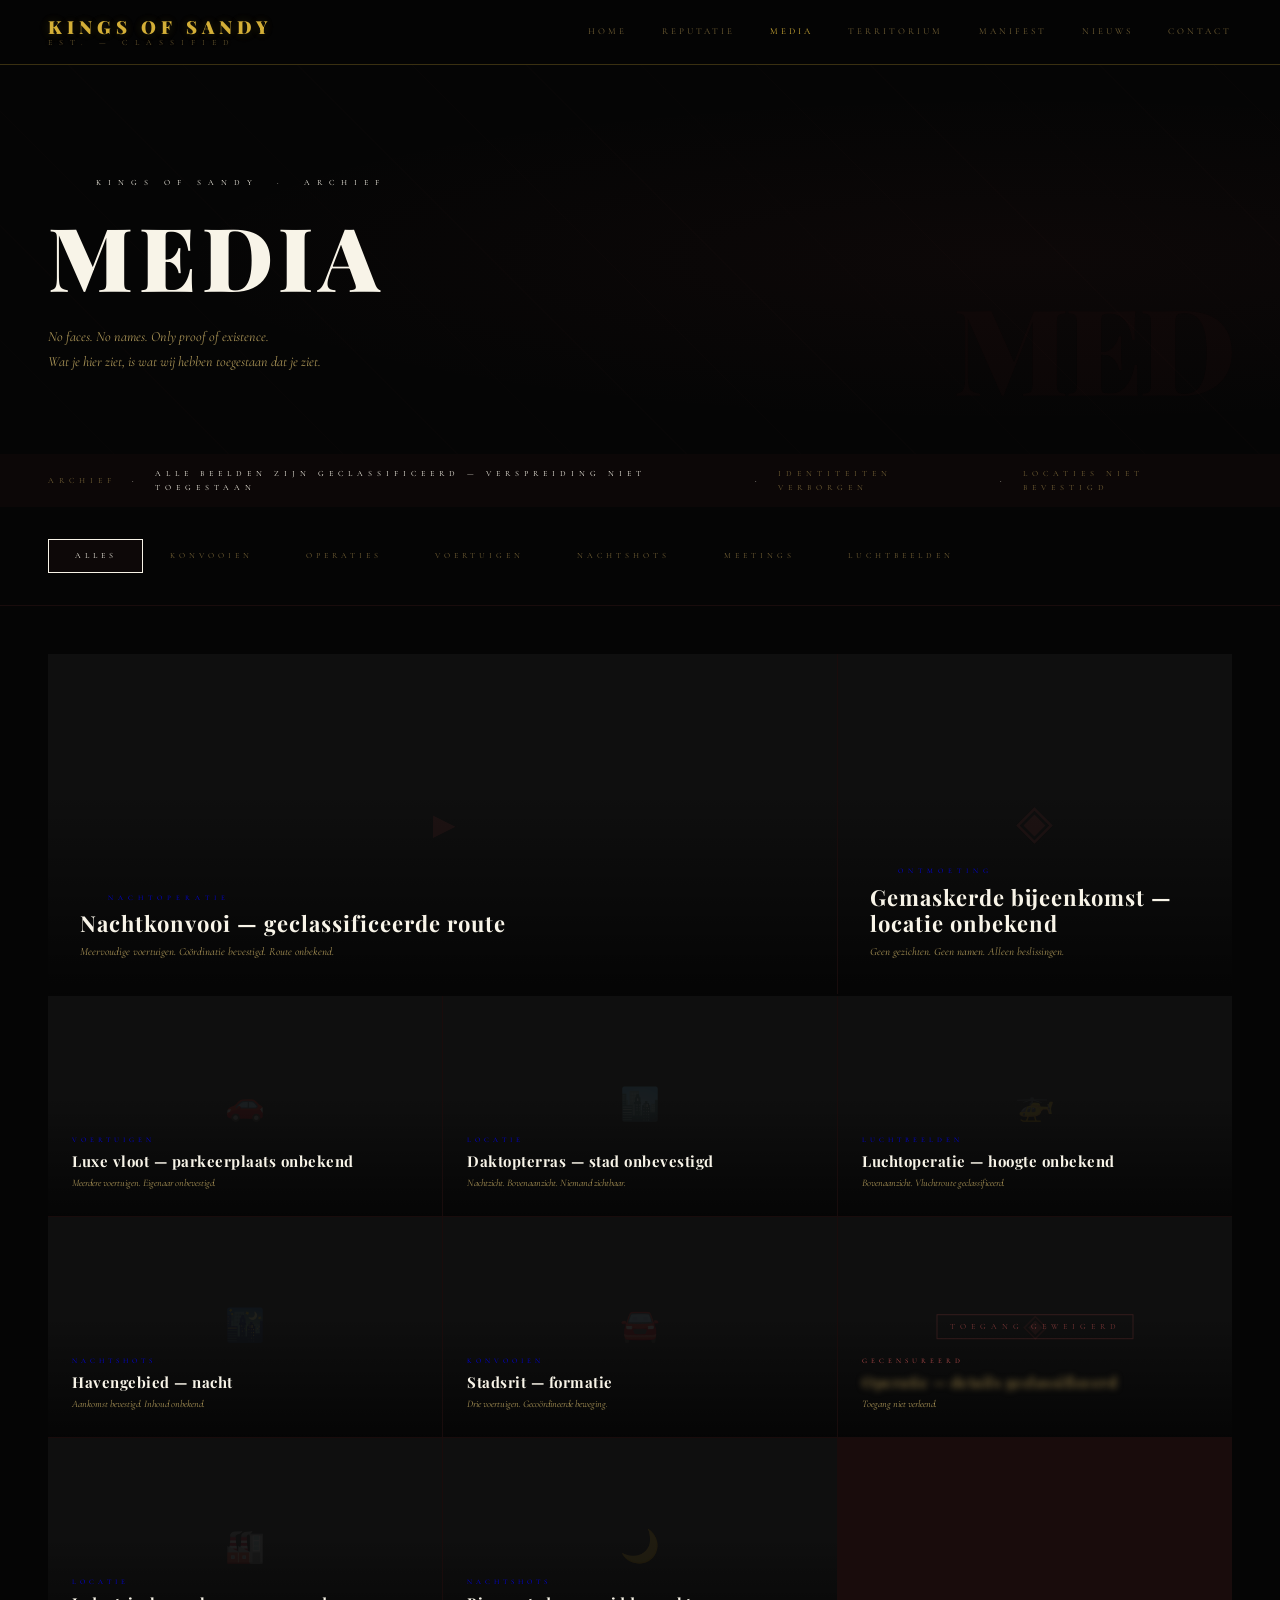
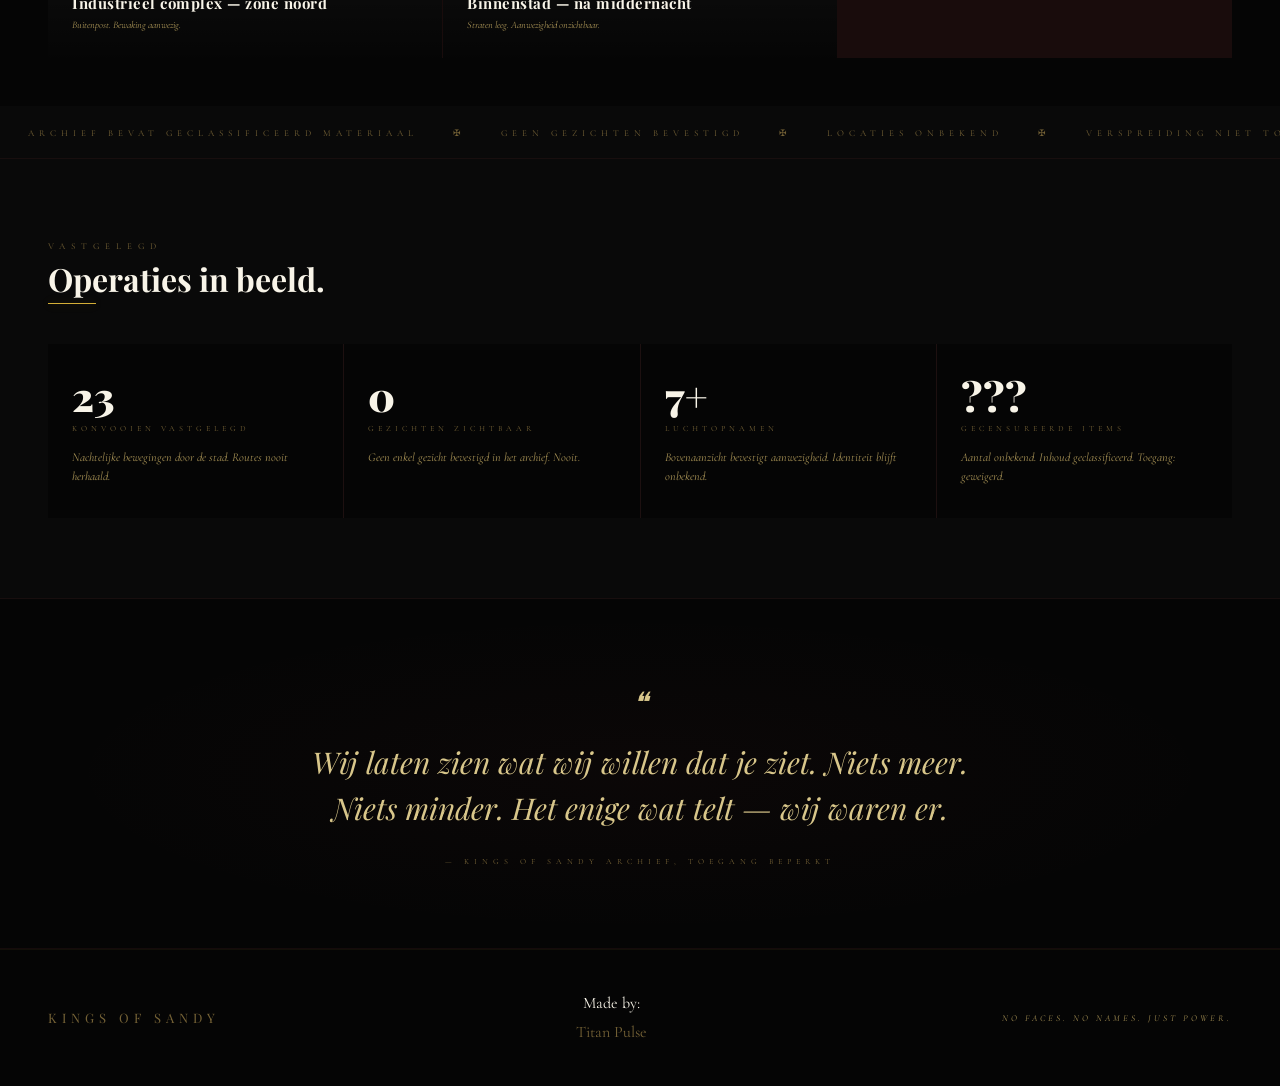
<file: media/index.html>
<!DOCTYPE html>
<html lang="nl">
<head>
<meta charset="UTF-8" />
<meta name="viewport" content="width=device-width, initial-scale=1.0" />
<title>KINGS OF SANDY — Media</title>
<meta name="description" content="Geen gezichten. Geen namen. Alleen bewijs van aanwezigheid." />
<link rel="stylesheet" href="../style.css" />
<link rel="icon" href="../favicon.ico">
<style>

/* ── PAGINA HEADER ───────────────────────────────────────── */
.media-header {
  position: relative;
  padding: 7rem 3rem 5rem;
  border-bottom: 0.5px solid var(--red-border);
  overflow: hidden;
}
.media-header-bg {
  position: absolute; inset: 0;
  background:
    radial-gradient(ellipse at 80% 50%, rgba(201,76,76,0.04) 0%, transparent 60%),
    repeating-linear-gradient(
      45deg, transparent, transparent 80px,
      rgba(201,76,76,0.012) 80px, rgba(201,76,76,0.012) 81px
    );
}
.media-header-inner { position: relative; z-index: 1; max-width: 700px; }
.media-page-label {
  font-size: 8px; letter-spacing: 7px;
  color: var(--red-dim); text-transform: uppercase;
  font-family: var(--font-serif); margin-bottom: 1.4rem;
  display: flex; align-items: center; gap: 1rem;
}
.media-page-label::before {
  content: ''; display: block;
  width: 32px; height: 0.5px; background: var(--red-dim);
}
.media-header h1 {
  font-family: var(--font-display);
  font-size: clamp(48px, 8vw, 88px);
  font-weight: 900; color: var(--text);
  letter-spacing: 6px; line-height: 1;
  margin-bottom: 1.5rem;
}
.media-header-sub {
  font-size: 14px; color: var(--text-dim);
  font-style: italic; line-height: 1.8;
  max-width: 500px;
}
.media-header-corner {
  position: absolute; right: 3rem; bottom: 3rem;
  font-family: var(--font-display); font-size: 120px;
  font-weight: 900; color: rgba(201,76,76,0.03);
  line-height: 1; user-select: none;
  letter-spacing: -4px;
}

/* ── WAARSCHUWINGSBALK ───────────────────────────────────── */
.media-warning-bar {
  background: rgba(201,76,76,0.03);
  border-bottom: 0.5px solid var(--red-border);
  padding: 0.8rem 3rem;
  display: flex; align-items: center; gap: 1rem;
}
.media-warning-bar span {
  font-size: 8px; letter-spacing: 5px;
  color: var(--text-ghost); text-transform: uppercase;
}
.media-warning-bar strong {
  font-size: 8px; letter-spacing: 5px;
  color: var(--red-dim); text-transform: uppercase;
  font-weight: 400;
}

/* ── FILTER TABS ─────────────────────────────────────────── */
.filter-bar {
  padding: 2rem 3rem;
  display: flex; align-items: center; gap: 0;
  border-bottom: 0.5px solid rgba(201,76,76,0.1);
  overflow-x: auto;
}
.filter-tab {
  font-size: 8px; letter-spacing: 4px;
  color: var(--text-ghost); text-transform: uppercase;
  padding: 0.7rem 1.6rem;
  border: 0.5px solid transparent;
  cursor: pointer;
  transition: all 0.2s;
  white-space: nowrap;
  background: none;
  font-family: var(--font-serif);
}
.filter-tab:hover { color: var(--text-muted); }
.filter-tab.actief {
  color: var(--red);
  border-color: var(--red-border);
  background: rgba(201,76,76,0.04);
}

/* ── UITGELICHTE MEDIA (groot) ───────────────────────────── */
.featured-section {
  padding: 3rem 3rem 0;
}
.featured-grid {
  display: grid;
  grid-template-columns: 2fr 1fr;
  grid-template-rows: 340px;
  gap: 1px;
  background: rgba(201,76,76,0.1);
}
.featured-cell {
  background: var(--bg-raise);
  position: relative; overflow: hidden;
  cursor: pointer;
  transition: background 0.3s;
  text-decoration: none;
  display: flex; flex-direction: column;
  justify-content: flex-end;
  padding: 2rem;
}
.featured-cell:hover { background: var(--bg-high); }
.featured-cell::before {
  content: '';
  position: absolute; inset: 0;
  background: linear-gradient(to top, rgba(0,0,0,0.7) 0%, transparent 60%);
  pointer-events: none;
}
.featured-cell-visual {
  position: absolute; inset: 0;
  display: flex; align-items: center; justify-content: center;
}
.featured-icon {
  font-size: 48px; color: rgba(201,76,76,0.08);
  transition: color 0.3s;
}
.featured-cell:hover .featured-icon { color: rgba(201,76,76,0.15); }
.featured-overlay {
  position: relative; z-index: 1;
}
.featured-type {
  font-size: 7px; letter-spacing: 5px;
  color: var(--red-dim); text-transform: uppercase;
  margin-bottom: 6px;
  display: flex; align-items: center; gap: 8px;
}
.featured-type::before {
  content: ''; display: block;
  width: 20px; height: 0.5px; background: var(--red-dim);
}
.featured-title {
  font-family: var(--font-display);
  font-size: 22px; font-weight: 700;
  color: var(--text); letter-spacing: 1px;
  line-height: 1.2;
}
.featured-sub {
  font-size: 11px; color: var(--text-dim);
  font-style: italic; margin-top: 6px;
}

/* ── MEDIA GRID ──────────────────────────────────────────── */
.grid-section {
  padding: 1px 3rem 3rem;
}
.media-grid {
  display: grid;
  grid-template-columns: repeat(3, 1fr);
  gap: 1px;
  background: rgba(201,76,76,0.1);
  margin-top: 1px;
}
.media-item {
  background: var(--bg-raise);
  position: relative; overflow: hidden;
  cursor: pointer;
  transition: background 0.25s;
  text-decoration: none;
  display: flex; flex-direction: column;
  justify-content: flex-end;
  height: 220px;
  padding: 1.5rem;
}
.media-item:hover { background: var(--bg-high); }
.media-item::before {
  content: '';
  position: absolute; inset: 0;
  background: linear-gradient(to top, rgba(0,0,0,0.65) 0%, transparent 55%);
  pointer-events: none;
}
.media-item-visual {
  position: absolute; inset: 0;
  display: flex; align-items: center; justify-content: center;
}
.media-item-icon {
  font-size: 32px; color: rgba(201,76,76,0.07);
  transition: color 0.3s;
}
.media-item:hover .media-item-icon { color: rgba(201,76,76,0.14); }
.media-item-overlay { position: relative; z-index: 1; }
.media-item-cat {
  font-size: 7px; letter-spacing: 4px;
  color: var(--red-dim); text-transform: uppercase;
  margin-bottom: 5px;
}
.media-item-title {
  font-family: var(--font-display);
  font-size: 15px; font-weight: 700;
  color: var(--text); letter-spacing: 0.5px;
  line-height: 1.25;
}
.media-item-meta {
  font-size: 10px; color: var(--text-dim);
  font-style: italic; margin-top: 4px;
}

/* ── GECENSUREERDE ITEMS ─────────────────────────────────── */
.media-item.gecensureerd {
  cursor: not-allowed;
}
.media-item.gecensureerd .media-item-title {
  color: var(--text-ghost);
  filter: blur(3px);
  user-select: none;
}
.media-item.gecensureerd .media-item-cat { color: #c05050; }
.media-censuur-label {
  position: absolute; top: 50%; left: 50%;
  transform: translate(-50%, -50%);
  font-size: 8px; letter-spacing: 5px;
  color: rgba(192,80,80,0.6); text-transform: uppercase;
  z-index: 2; border: 0.5px solid rgba(192,80,80,0.2);
  padding: 5px 12px; white-space: nowrap;
}

/* ── CONVOY SECTIE ───────────────────────────────────────── */
.convoy-section {
  background: var(--bg-lift);
  padding: 5rem 3rem;
  border-top: 0.5px solid rgba(201,76,76,0.08);
  border-bottom: 0.5px solid rgba(201,76,76,0.08);
}
.convoy-grid {
  display: grid;
  grid-template-columns: 1fr 1fr 1fr 1fr;
  gap: 1px; background: rgba(201,76,76,0.1);
  margin-top: 2.5rem;
}
.convoy-cell {
  background: var(--bg);
  padding: 2rem 1.5rem;
  transition: background 0.25s;
  position: relative; overflow: hidden;
}
.convoy-cell:hover { background: var(--bg-raise); }
.convoy-cell::after {
  content: '';
  position: absolute; bottom: 0; left: 0; right: 0;
  height: 1px;
  background: linear-gradient(90deg, transparent, var(--red-border), transparent);
  transform: scaleX(0);
  transition: transform 0.35s ease;
}
.convoy-cell:hover::after { transform: scaleX(1); }
.convoy-num {
  font-family: var(--font-display); font-size: 40px;
  font-weight: 900; color: var(--red); line-height: 1;
  display: block; margin-bottom: 6px;
}
.convoy-label {
  font-size: 8px; letter-spacing: 4px;
  color: var(--text-ghost); text-transform: uppercase;
  display: block; margin-bottom: 0.8rem;
}
.convoy-desc {
  font-size: 12px; color: var(--text-dim);
  font-style: italic; line-height: 1.6;
}

/* ── STATEMENT BALK ──────────────────────────────────────── */
.media-statement {
  padding: 5rem 3rem;
  text-align: center;
  border-bottom: 0.5px solid rgba(201,76,76,0.08);
  position: relative; overflow: hidden;
}
.media-statement-bg {
  position: absolute; inset: 0;
  background: radial-gradient(ellipse at center, rgba(201,76,76,0.03) 0%, transparent 65%);
}
.media-statement blockquote {
  font-family: var(--font-display);
  font-size: clamp(18px, 3vw, 30px);
  font-weight: 400; font-style: italic;
  color: var(--text-muted); max-width: 680px;
  margin: 0 auto; line-height: 1.55;
  position: relative;
}
.media-statement blockquote::before {
  content: '❝';
  display: block; font-size: 28px;
  color: var(--red-border); margin-bottom: 1rem;
}
.media-statement cite {
  display: block; margin-top: 1.5rem;
  font-size: 8px; letter-spacing: 5px;
  color: var(--text-ghost); text-transform: uppercase;
  font-style: normal; font-family: var(--font-serif);
}

/* ── ARCHIEF TICKER ──────────────────────────────────────── */
.archief-strip {
  border-top: 0.5px solid var(--red-border);
  border-bottom: 0.5px solid var(--red-border);
  background: var(--bg-lift);
  overflow: hidden; white-space: nowrap;
  padding: 0.8rem 0;
}
.archief-ticker {
  display: inline-block;
  animation: ticker 35s linear infinite;
  font-size: 9px; letter-spacing: 5px;
  color: var(--text-ghost); text-transform: uppercase;
  font-family: var(--font-serif);
}
@keyframes ticker {
  from { transform: translateX(0); }
  to   { transform: translateX(-50%); }
}

/* ── RESPONSIVE ──────────────────────────────────────────── */
@media (max-width: 1024px) {
  .media-grid { grid-template-columns: repeat(2, 1fr); }
  .convoy-grid { grid-template-columns: 1fr 1fr; }
}
@media (max-width: 768px) {
  .featured-grid { grid-template-columns: 1fr; grid-template-rows: 260px 200px; }
  .media-grid { grid-template-columns: 1fr 1fr; }
  .convoy-grid { grid-template-columns: 1fr 1fr; }
}
@media (max-width: 600px) {
  .media-header { padding: 5rem 1.5rem 3rem; }
  .featured-section,
  .grid-section,
  .convoy-section,
  .media-statement { padding-left: 1.5rem; padding-right: 1.5rem; }
  .filter-bar { padding: 1.2rem 1.5rem; }
  .media-warning-bar { padding: 0.8rem 1.5rem; }
  .media-grid { grid-template-columns: 1fr; }
  .convoy-grid { grid-template-columns: 1fr; }
}
</style>
</head>
<body>

<!-- NAV -->
<nav class="ks-nav">
  <a href="../" class="ks-logo">KINGS OF SANDY<span>Est. — Classified</span></a>
  <div class="ks-nav-links">
    <a href="../">Home</a>
    <a href="../reputatie/">Reputatie</a>
    <a href="../media/" class="active">Media</a>
    <a href="../territorium/">Territorium</a>
    <a href="../manifest/">Manifest</a>
    <a href="../nieuws/">Nieuws</a>
    <a href="../contact/">Contact</a>
  </div>
</nav>

<main class="ks-page">

  <!-- HEADER -->
  <header class="media-header">
    <div class="media-header-bg"></div>
    <div class="media-header-inner">
      <div class="media-page-label">KINGS OF SANDY &nbsp;·&nbsp; Archief</div>
      <h1>MEDIA</h1>
      <p class="media-header-sub">
        No faces. No names. Only proof of existence.<br>
        Wat je hier ziet, is wat wij hebben toegestaan dat je ziet.
      </p>
    </div>
    <div class="media-header-corner">MED</div>
  </header>

  <!-- WAARSCHUWING -->
  <div class="media-warning-bar">
    <span>Archief</span>
    <strong>·</strong>
    <strong>Alle beelden zijn geclassificeerd — verspreiding niet toegestaan</strong>
    <strong>·</strong>
    <span>Identiteiten verborgen</span>
    <strong>·</strong>
    <span>Locaties niet bevestigd</span>
  </div>

  <!-- FILTER TABS -->
  <div class="filter-bar">
    <button class="filter-tab actief">Alles</button>
    <button class="filter-tab">Konvooien</button>
    <button class="filter-tab">Operaties</button>
    <button class="filter-tab">Voertuigen</button>
    <button class="filter-tab">Nachtshots</button>
    <button class="filter-tab">Meetings</button>
    <button class="filter-tab">Luchtbeelden</button>
  </div>

  <!-- UITGELICHT -->
  <section class="featured-section">
    <div class="featured-grid">

      <a href="#" class="featured-cell">
        <div class="featured-cell-visual">
          <span class="featured-icon">▶</span>
        </div>
        <div class="featured-overlay">
          <div class="featured-type">Nachtoperatie</div>
          <div class="featured-title">Nachtkonvooi — geclassificeerde route</div>
          <div class="featured-sub">Meervoudige voertuigen. Coördinatie bevestigd. Route onbekend.</div>
        </div>
      </a>

      <a href="#" class="featured-cell">
        <div class="featured-cell-visual">
          <span class="featured-icon">◈</span>
        </div>
        <div class="featured-overlay">
          <div class="featured-type">Ontmoeting</div>
          <div class="featured-title">Gemaskerde bijeenkomst — locatie onbekend</div>
          <div class="featured-sub">Geen gezichten. Geen namen. Alleen beslissingen.</div>
        </div>
      </a>

    </div>
  </section>

  <!-- MEDIA GRID -->
  <section class="grid-section">
    <div class="media-grid">

      <a href="#" class="media-item">
        <div class="media-item-visual"><span class="media-item-icon">🚗</span></div>
        <div class="media-item-overlay">
          <div class="media-item-cat">Voertuigen</div>
          <div class="media-item-title">Luxe vloot — parkeerplaats onbekend</div>
          <div class="media-item-meta">Meerdere voertuigen. Eigenaar onbevestigd.</div>
        </div>
      </a>

      <a href="#" class="media-item">
        <div class="media-item-visual"><span class="media-item-icon">🏙️</span></div>
        <div class="media-item-overlay">
          <div class="media-item-cat">Locatie</div>
          <div class="media-item-title">Daktopterras — stad onbevestigd</div>
          <div class="media-item-meta">Nachtzicht. Bovenaanzicht. Niemand zichtbaar.</div>
        </div>
      </a>

      <a href="#" class="media-item">
        <div class="media-item-visual"><span class="media-item-icon">🚁</span></div>
        <div class="media-item-overlay">
          <div class="media-item-cat">Luchtbeelden</div>
          <div class="media-item-title">Luchtoperatie — hoogte onbekend</div>
          <div class="media-item-meta">Bovenaanzicht. Vluchtroute geclassificeerd.</div>
        </div>
      </a>

      <a href="#" class="media-item">
        <div class="media-item-visual"><span class="media-item-icon">🌃</span></div>
        <div class="media-item-overlay">
          <div class="media-item-cat">Nachtshots</div>
          <div class="media-item-title">Havengebied — nacht</div>
          <div class="media-item-meta">Aankomst bevestigd. Inhoud onbekend.</div>
        </div>
      </a>

      <a href="#" class="media-item">
        <div class="media-item-visual"><span class="media-item-icon">🚘</span></div>
        <div class="media-item-overlay">
          <div class="media-item-cat">Konvooien</div>
          <div class="media-item-title">Stadsrit — formatie</div>
          <div class="media-item-meta">Drie voertuigen. Gecoördineerde beweging.</div>
        </div>
      </a>

      <div class="media-item gecensureerd">
        <div class="media-item-visual"><span class="media-item-icon">◈</span></div>
        <div class="media-censuur-label">Toegang geweigerd</div>
        <div class="media-item-overlay">
          <div class="media-item-cat">Gecensureerd</div>
          <div class="media-item-title">Operatie — details geclassificeerd</div>
          <div class="media-item-meta">Toegang niet verleend.</div>
        </div>
      </div>

      <a href="#" class="media-item">
        <div class="media-item-visual"><span class="media-item-icon">🏭</span></div>
        <div class="media-item-overlay">
          <div class="media-item-cat">Locatie</div>
          <div class="media-item-title">Industrieel complex — zone noord</div>
          <div class="media-item-meta">Buitenpost. Bewaking aanwezig.</div>
        </div>
      </a>

      <a href="#" class="media-item">
        <div class="media-item-visual"><span class="media-item-icon">🌙</span></div>
        <div class="media-item-overlay">
          <div class="media-item-cat">Nachtshots</div>
          <div class="media-item-title">Binnenstad — na middernacht</div>
          <div class="media-item-meta">Straten leeg. Aanwezigheid onzichtbaar.</div>
        </div>
      </a>

      <div class="media-item gecensureerd">
        <div class="media-item-visual"><span class="media-item-icon">◈</span></div>
        <div class="media-censuur-label">Toegang geweigerd</div>
        <div class="media-item-overlay">
          <div class="media-item-cat">Gecensureerd</div>
          <div class="media-item-title">Ontmoeting — deelnemers onbekend</div>
          <div class="media-item-meta">Toegang niet verleend.</div>
        </div>
      </div>

    </div>
  </section>

  <!-- ARCHIEF TICKER -->
  <div class="archief-strip">
    <div class="archief-ticker">
      &nbsp;&nbsp;&nbsp;&nbsp;Archief bevat geclassificeerd materiaal
      &nbsp;&nbsp;&nbsp;&nbsp;✠&nbsp;&nbsp;&nbsp;&nbsp;
      Geen gezichten bevestigd
      &nbsp;&nbsp;&nbsp;&nbsp;✠&nbsp;&nbsp;&nbsp;&nbsp;
      Locaties onbekend
      &nbsp;&nbsp;&nbsp;&nbsp;✠&nbsp;&nbsp;&nbsp;&nbsp;
      Verspreiding niet toegestaan
      &nbsp;&nbsp;&nbsp;&nbsp;✠&nbsp;&nbsp;&nbsp;&nbsp;
      Aanwezigheid bewezen. Identiteit niet.
      &nbsp;&nbsp;&nbsp;&nbsp;✠&nbsp;&nbsp;&nbsp;&nbsp;
      Archief bevat geclassificeerd materiaal
      &nbsp;&nbsp;&nbsp;&nbsp;✠&nbsp;&nbsp;&nbsp;&nbsp;
      Geen gezichten bevestigd
      &nbsp;&nbsp;&nbsp;&nbsp;✠&nbsp;&nbsp;&nbsp;&nbsp;
      Locaties onbekend
      &nbsp;&nbsp;&nbsp;&nbsp;✠&nbsp;&nbsp;&nbsp;&nbsp;
      Verspreiding niet toegestaan
      &nbsp;&nbsp;&nbsp;&nbsp;✠&nbsp;&nbsp;&nbsp;&nbsp;
      Aanwezigheid bewezen. Identiteit niet.
      &nbsp;&nbsp;&nbsp;&nbsp;✠&nbsp;&nbsp;&nbsp;&nbsp;
    </div>
  </div>

  <!-- CONVOY STATS -->
  <section class="convoy-section">
    <div class="section-label">Vastgelegd</div>
    <div class="section-title">Operaties in beeld.</div>
    <div class="gold-line"></div>

    <div class="convoy-grid">
      <div class="convoy-cell">
        <span class="convoy-num">23</span>
        <span class="convoy-label">Konvooien vastgelegd</span>
        <div class="convoy-desc">Nachtelijke bewegingen door de stad. Routes nooit herhaald.</div>
      </div>
      <div class="convoy-cell">
        <span class="convoy-num">0</span>
        <span class="convoy-label">Gezichten zichtbaar</span>
        <div class="convoy-desc">Geen enkel gezicht bevestigd in het archief. Nooit.</div>
      </div>
      <div class="convoy-cell">
        <span class="convoy-num">7+</span>
        <span class="convoy-label">Luchtopnamen</span>
        <div class="convoy-desc">Bovenaanzicht bevestigt aanwezigheid. Identiteit blijft onbekend.</div>
      </div>
      <div class="convoy-cell">
        <span class="convoy-num">???</span>
        <span class="convoy-label">Gecensureerde items</span>
        <div class="convoy-desc">Aantal onbekend. Inhoud geclassificeerd. Toegang: geweigerd.</div>
      </div>
    </div>
  </section>

  <!-- STATEMENT -->
  <section class="media-statement">
    <div class="media-statement-bg"></div>
    <blockquote>
      Wij laten zien wat wij willen dat je ziet.
      Niets meer. Niets minder.
      Het enige wat telt — wij waren er.
      <cite>— KINGS OF SANDY archief, toegang beperkt</cite>
    </blockquote>
  </section>

</main>

<!-- FOOTER -->
<footer class="ks-footer">
  <span class="ks-footer-logo">KINGS OF SANDY</span>
  <span class="ks-footer-owner">
  <span>Made by:</span>
  <a href="https://www.titanpulse.nl" target="_blank">
    Titan Pulse
  </a>
</span>
  <span class="ks-footer-sub">No faces. No names. Just power.</span>
</footer>

<script>
// Filter tabs
document.querySelectorAll('.filter-tab').forEach(tab => {
  tab.addEventListener('click', () => {
    document.querySelectorAll('.filter-tab').forEach(t => t.classList.remove('actief'));
    tab.classList.add('actief');
  });
});

// Scroll fade-in
const observer = new IntersectionObserver((entries) => {
  entries.forEach(entry => {
    if (entry.isIntersecting) {
      entry.target.style.opacity = '1';
      entry.target.style.transform = 'translateY(0)';
    }
  });
}, { threshold: 0.08 });

document.querySelectorAll(
  '.featured-section, .grid-section, .convoy-section, .media-statement'
).forEach(el => {
  el.style.opacity = '0';
  el.style.transform = 'translateY(20px)';
  el.style.transition = 'opacity 0.9s ease, transform 0.9s ease';
  observer.observe(el);
});

// Media items stagger
const itemObserver = new IntersectionObserver((entries) => {
  entries.forEach(entry => {
    if (entry.isIntersecting) {
      const items = entry.target.querySelectorAll('.media-item, .featured-cell');
      items.forEach((item, i) => {
        setTimeout(() => {
          item.style.opacity = '1';
          item.style.transform = 'translateY(0)';
        }, i * 80);
      });
      itemObserver.unobserve(entry.target);
    }
  });
}, { threshold: 0.05 });

document.querySelectorAll('.media-grid, .featured-grid').forEach(grid => {
  grid.querySelectorAll('.media-item, .featured-cell').forEach(item => {
    item.style.opacity = '0';
    item.style.transform = 'translateY(16px)';
    item.style.transition = 'opacity 0.6s ease, transform 0.6s ease, background 0.25s';
  });
  itemObserver.observe(grid);
});
</script>

</body>
</html>
</file>
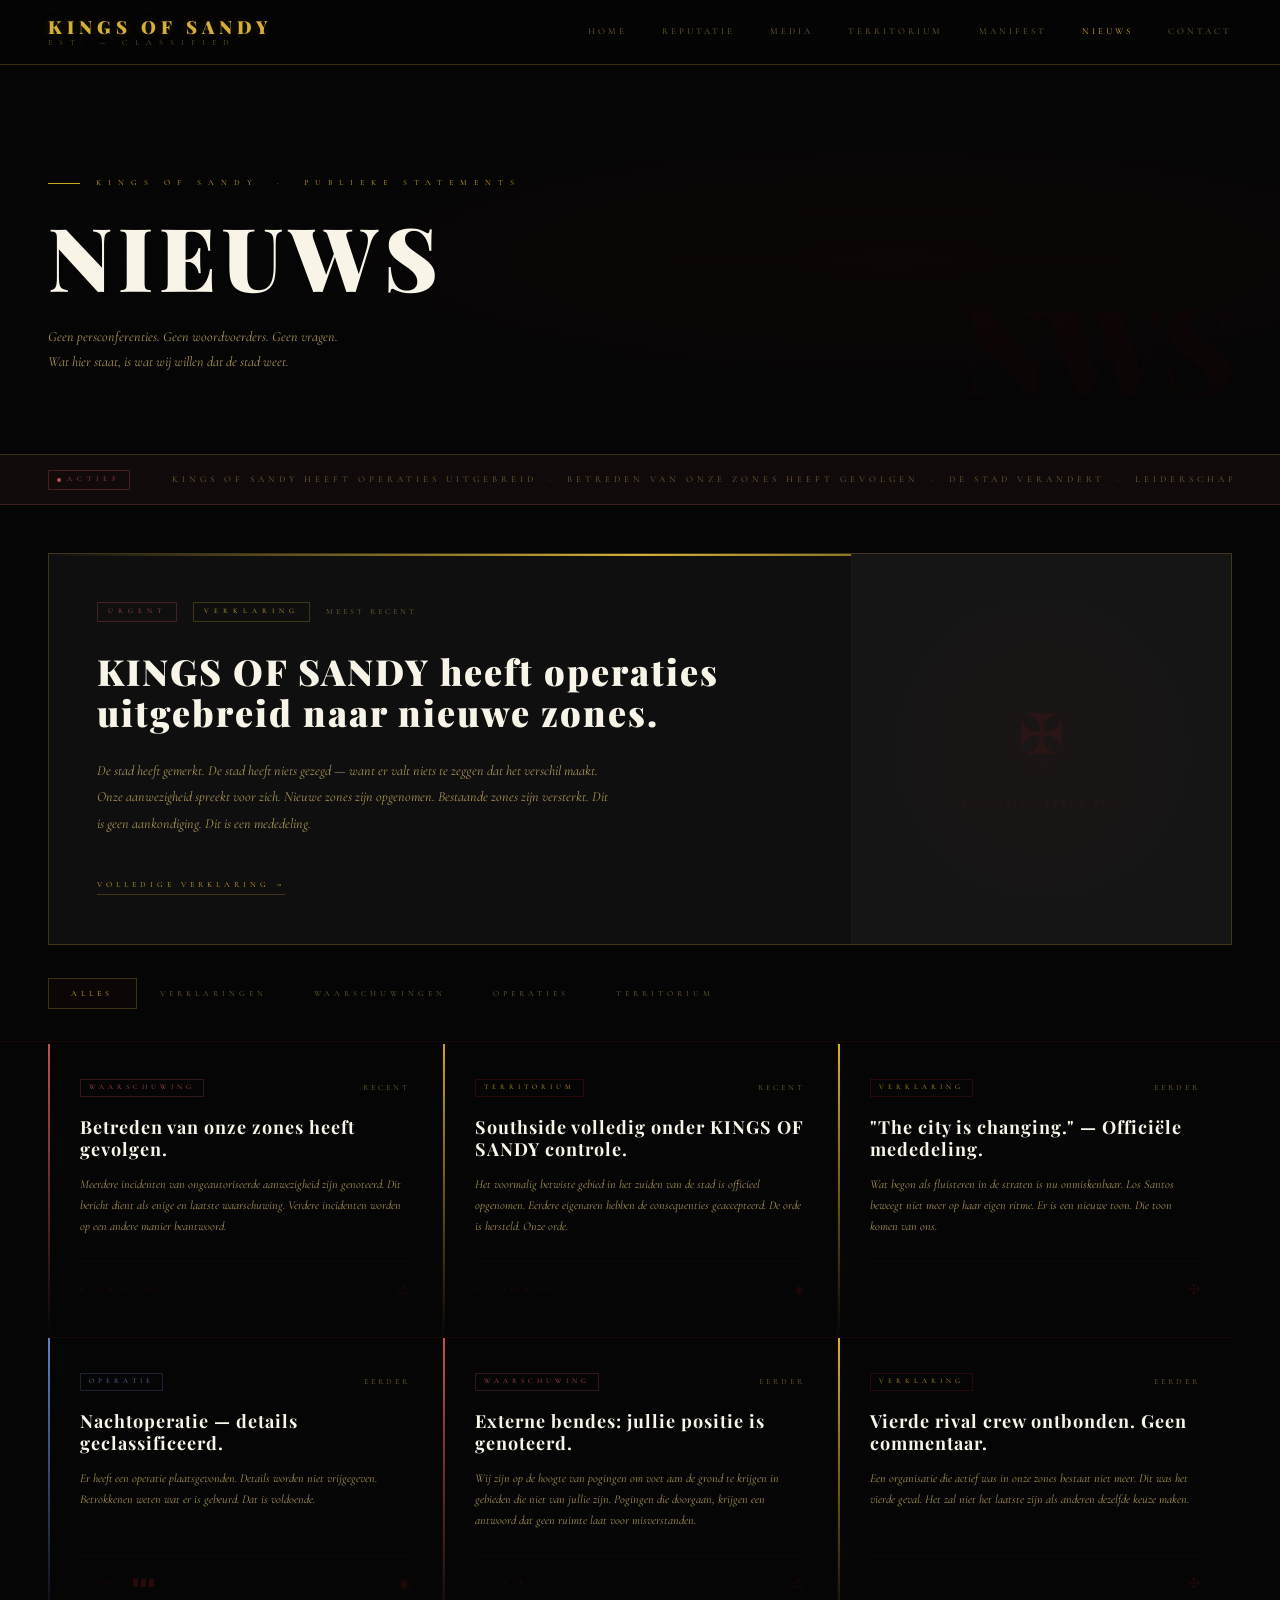
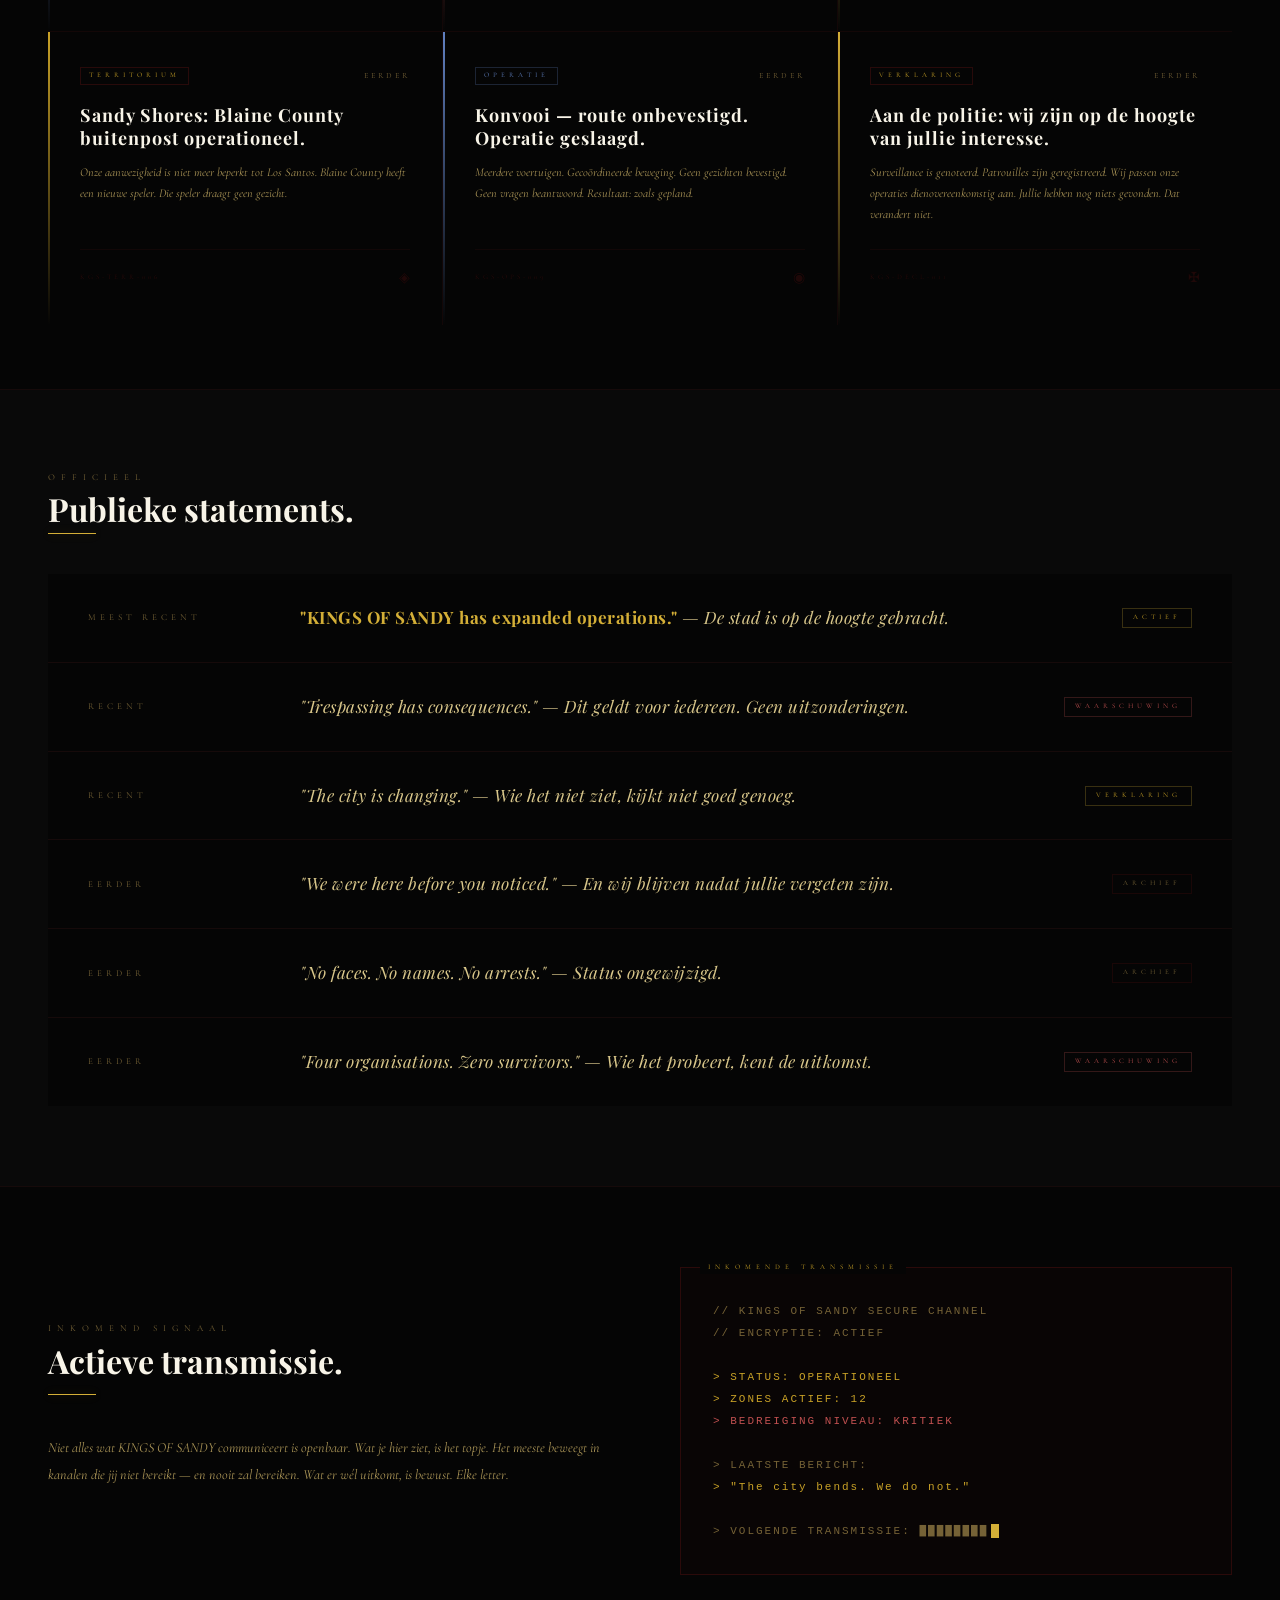
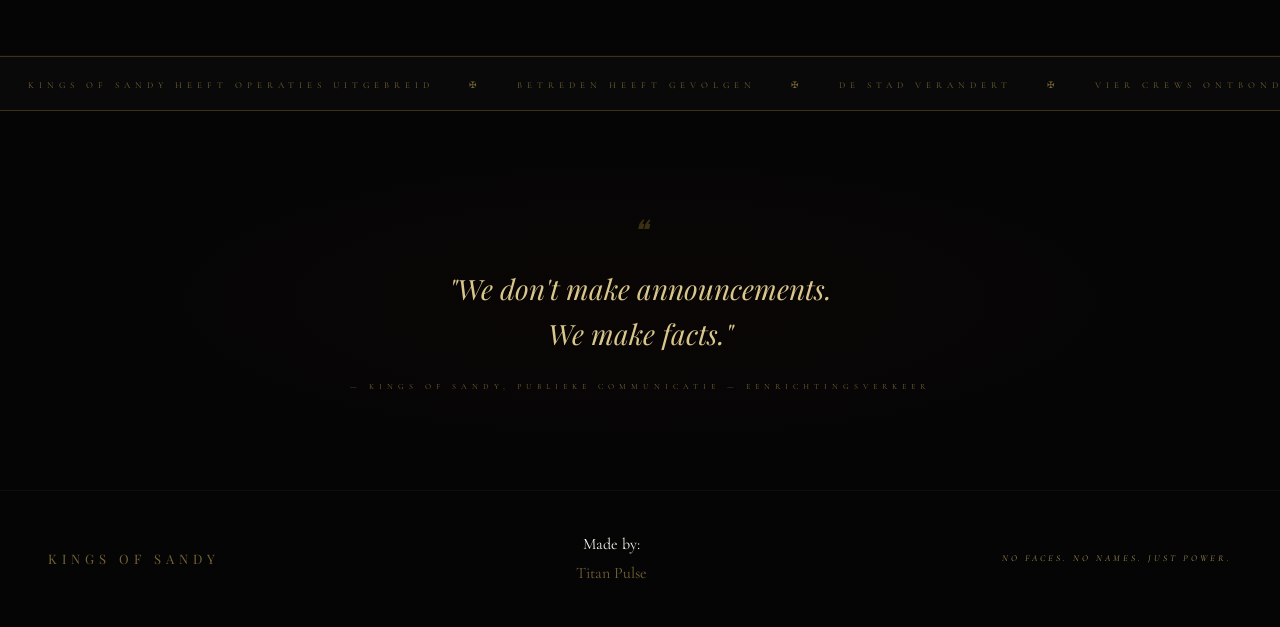
<file: nieuws/index.html>
<!DOCTYPE html>
<html lang="nl">
<head>
<meta charset="UTF-8" />
<meta name="viewport" content="width=device-width, initial-scale=1.0" />
<title>KINGS OF SANDY — Nieuws</title>
<meta name="description" content="The city is changing. KINGS OF SANDY has expanded operations." />
<link rel="stylesheet" href="../style.css" />
<style>

/* ── RED VARIABLE OVERRIDES ──────────────────────────────── */
:root {

  /* Goud kleuren */
  --gold:        #D4AF37;
  --gold-dark:   #B8860B;
  --gold-dim:    #C9A227;
  --gold-border: rgba(212,175,55,0.25);
  --gold-abyss:  rgba(212,175,55,0.12);

  /* Laat alle bestaande red-variabelen ook goud gebruiken */
  --red:         var(--gold);
  --red-dark:    var(--gold-dark);
  --red-dim:     var(--gold-dim);
  --red-border:  var(--gold-border);
  --red-abyss:   var(--gold-abyss);

}

/* ── PAGINA HEADER ───────────────────────────────────────── */
.news-header {
  position: relative;
  padding: 7rem 3rem 5rem;
  border-bottom: 0.5px solid var(--red-border);
  overflow: hidden;
}
.news-header-bg {
  position: absolute; inset: 0;
  background:
    radial-gradient(ellipse at 70% 50%, rgba(180,30,30,0.04) 0%, transparent 55%),
    repeating-linear-gradient(
      0deg, transparent, transparent 48px,
      rgba(180,30,30,0.012) 48px, rgba(180,30,30,0.012) 49px
    );
}
.news-header-inner { position: relative; z-index: 1; max-width: 700px; }
.news-page-label {
  font-size: 8px; letter-spacing: 7px;
  color: var(--red-dim); text-transform: uppercase;
  font-family: var(--font-serif); margin-bottom: 1.4rem;
  display: flex; align-items: center; gap: 1rem;
}
.news-page-label::before {
  content: ''; display: block;
  width: 32px; height: 0.5px; background: var(--red-dim);
}
.news-header h1 {
  font-family: var(--font-display);
  font-size: clamp(48px, 8vw, 88px);
  font-weight: 900; color: var(--text);
  letter-spacing: 6px; line-height: 1;
  margin-bottom: 1.5rem;
}
.news-header-sub {
  font-size: 14px; color: var(--text-dim);
  font-style: italic; line-height: 1.8; max-width: 500px;
}
.news-header-stamp {
  position: absolute; right: 3rem; bottom: 3rem;
  font-family: var(--font-display); font-size: 120px;
  font-weight: 900; color: rgba(180,30,30,0.03);
  line-height: 1; user-select: none; letter-spacing: -4px;
}

/* ── BREAKING BALK ───────────────────────────────────────── */
.breaking-bar {
  background: rgba(192,80,80,0.06);
  border-bottom: 0.5px solid rgba(192,80,80,0.25);
  padding: 0.9rem 3rem;
  display: flex; align-items: center; gap: 1.5rem;
  overflow: hidden;
}
.breaking-label {
  font-size: 7px; letter-spacing: 5px;
  color: #c05050; text-transform: uppercase;
  flex-shrink: 0; font-family: var(--font-serif);
  border: 0.5px solid rgba(192,80,80,0.3);
  padding: 3px 8px;
  display: flex; align-items: center; gap: 6px;
}
.breaking-dot {
  width: 4px; height: 4px; border-radius: 50%;
  background: #c05050; animation: redPulse 1.4s ease infinite;
}
@keyframes redPulse { 0%,100%{opacity:.3} 50%{opacity:1} }
.breaking-ticker {
  font-size: 9px; letter-spacing: 4px;
  color: var(--text-ghost); text-transform: uppercase;
  white-space: nowrap; overflow: hidden;
  animation: breakingScroll 22s linear infinite;
}
@keyframes breakingScroll {
  0%   { transform: translateX(0); }
  100% { transform: translateX(-50%); }
}

/* ── UITGELICHT BERICHT ──────────────────────────────────── */
.featured-news {
  padding: 3rem 3rem 0;
}
.featured-article {
  display: grid; grid-template-columns: 1fr 380px;
  background: var(--bg-raise);
  border: 0.5px solid var(--red-border);
  position: relative; overflow: hidden;
  transition: border-color 0.25s;
}
.featured-article:hover { border-color: var(--red); }
.featured-article::before {
  content: '';
  position: absolute; top: 0; left: 0; right: 0;
  height: 1.5px;
  background: linear-gradient(90deg, transparent, var(--red), transparent);
}
.featured-article-body { padding: 3rem; }
.featured-meta {
  display: flex; align-items: center; gap: 1rem;
  margin-bottom: 1.8rem;
}
.featured-tag {
  font-size: 7px; letter-spacing: 5px;
  color: var(--red); text-transform: uppercase;
  border: 0.5px solid var(--red-border);
  padding: 3px 10px;
}
.featured-tag.urgent {
  color: #c05050; border-color: rgba(192,80,80,0.3);
}
.featured-date {
  font-size: 8px; letter-spacing: 3px;
  color: var(--text-ghost); text-transform: uppercase;
}
.featured-title {
  font-family: var(--font-display);
  font-size: clamp(22px, 3.5vw, 36px);
  font-weight: 900; color: var(--text);
  letter-spacing: 2px; line-height: 1.15;
  margin-bottom: 1.5rem;
}
.featured-excerpt {
  font-size: 14px; color: var(--text-dim);
  font-style: italic; line-height: 1.9;
  max-width: 520px; margin-bottom: 2rem;
}
.featured-read-more {
  font-size: 8px; letter-spacing: 4px;
  color: var(--red-dim); text-transform: uppercase;
  display: inline-flex; align-items: center; gap: 8px;
  text-decoration: none;
  border-bottom: 0.5px solid var(--red-border);
  padding-bottom: 2px; transition: color 0.2s;
}
.featured-read-more:hover { color: var(--red); }
.featured-article-visual {
  background: var(--bg-high);
  display: flex; flex-direction: column;
  align-items: center; justify-content: center;
  gap: 12px; padding: 3rem;
  border-left: 0.5px solid rgba(180,30,30,0.1);
  position: relative; overflow: hidden;
}
.featured-article-visual::before {
  content: '';
  position: absolute; inset: 0;
  background: radial-gradient(ellipse at center, rgba(180,30,30,0.04) 0%, transparent 70%);
}
.featured-visual-icon {
  font-size: 56px; color: rgba(180,30,30,0.1);
  position: relative; z-index: 1;
}
.featured-visual-label {
  font-size: 8px; letter-spacing: 4px;
  color: rgba(180,30,30,0.2); text-transform: uppercase;
  position: relative; z-index: 1;
}

/* ── NIEUWS FILTER ───────────────────────────────────────── */
.news-filter {
  padding: 2rem 3rem;
  display: flex; align-items: center;
  gap: 0; border-bottom: 0.5px solid rgba(180,30,30,0.1);
  overflow-x: auto; margin-top: 1px;
}
.news-filter-tab {
  font-size: 8px; letter-spacing: 4px;
  color: var(--text-ghost); text-transform: uppercase;
  padding: 0.6rem 1.4rem;
  border: 0.5px solid transparent;
  cursor: pointer; transition: all 0.2s;
  white-space: nowrap; background: none;
  font-family: var(--font-serif);
}
.news-filter-tab:hover { color: var(--text-muted); }
.news-filter-tab.actief {
  color: var(--red); border-color: var(--red-border);
  background: rgba(180,30,30,0.04);
}

/* ── BERICHTEN GRID ──────────────────────────────────────── */
.news-grid-section { padding: 1px 3rem 4rem; }
.news-grid {
  display: grid; grid-template-columns: repeat(3, 1fr);
  gap: 1px; background: rgba(180,30,30,0.08);
  margin-top: 1px;
}
.news-card {
  background: var(--bg);
  padding: 2.2rem 2rem;
  position: relative; overflow: hidden;
  transition: background 0.25s;
  display: flex; flex-direction: column;
}
.news-card:hover { background: var(--bg-raise); }
.news-card::after {
  content: '';
  position: absolute; bottom: 0; left: 0; right: 0;
  height: 1px;
  background: linear-gradient(90deg, transparent, rgba(180,30,30,0), transparent);
  transition: background 0.3s;
}
.news-card:hover::after {
  background: linear-gradient(90deg, transparent, var(--red-border), transparent);
}

.news-card-bar {
  position: absolute; top: 0; left: 0; bottom: 0;
  width: 1.5px;
}
.news-card-bar.verklaring  { background: linear-gradient(to bottom, var(--red), transparent); }
.news-card-bar.waarschuwing{ background: linear-gradient(to bottom, #c05050, transparent); }
.news-card-bar.operatie    { background: linear-gradient(to bottom, #6080c0, transparent); }
.news-card-bar.territorium { background: linear-gradient(to bottom, var(--red-dim), transparent); }

.news-card-meta {
  display: flex; align-items: center;
  gap: 0.8rem; margin-bottom: 1.2rem;
}
.news-cat {
  font-size: 7px; letter-spacing: 4px;
  text-transform: uppercase; padding: 2px 8px;
  border: 0.5px solid;
}
.news-cat.verklaring  { color: var(--red-dim);  border-color: rgba(180,30,30,0.2); }
.news-cat.waarschuwing{ color: #c05050;          border-color: rgba(192,80,80,0.25); }
.news-cat.operatie    { color: #6080c0;          border-color: rgba(96,128,192,0.25); }
.news-cat.territorium { color: var(--red-dim);  border-color: rgba(180,30,30,0.2); }
.news-card-date {
  font-size: 8px; letter-spacing: 3px;
  color: var(--text-ghost); text-transform: uppercase;
  margin-left: auto;
}

.news-card-title {
  font-family: var(--font-display);
  font-size: 18px; font-weight: 700;
  color: var(--text); letter-spacing: 1px;
  line-height: 1.25; margin-bottom: 0.8rem;
}
.news-card-body {
  font-size: 12px; color: var(--text-dim);
  font-style: italic; line-height: 1.75;
  flex: 1; margin-bottom: 1.5rem;
}
.news-card-footer {
  display: flex; align-items: center;
  justify-content: space-between;
  padding-top: 1rem;
  border-top: 0.5px solid rgba(180,30,30,0.07);
}
.news-card-ref {
  font-size: 7px; letter-spacing: 3px;
  color: rgba(180,30,30,0.2); text-transform: uppercase;
}
.news-card-icon { font-size: 14px; color: rgba(180,30,30,0.15); }

/* ── OFFICIËLE STATEMENTS ────────────────────────────────── */
.statements-section {
  background: var(--bg-lift);
  padding: 5rem 3rem;
  border-top: 0.5px solid rgba(180,30,30,0.08);
  border-bottom: 0.5px solid rgba(180,30,30,0.08);
}
.statements-list {
  display: flex; flex-direction: column; gap: 1px;
  background: rgba(180,30,30,0.08);
  margin-top: 2.5rem;
}
.statement-row {
  background: var(--bg);
  padding: 2rem 2.5rem;
  display: grid; grid-template-columns: 180px 1fr auto;
  align-items: center; gap: 2rem;
  transition: background 0.2s;
  position: relative; overflow: hidden;
}
.statement-row:hover { background: var(--bg-raise); }
.statement-row::before {
  content: '';
  position: absolute; left: 0; top: 0; bottom: 0;
  width: 1.5px;
  background: linear-gradient(to bottom, var(--red-border), transparent);
  opacity: 0; transition: opacity 0.25s;
}
.statement-row:hover::before { opacity: 1; }
.statement-row-date {
  font-size: 9px; letter-spacing: 4px;
  color: var(--text-ghost); text-transform: uppercase;
}
.statement-row-text {
  font-family: var(--font-display);
  font-size: 17px; font-weight: 400;
  font-style: italic; color: var(--text-muted);
  letter-spacing: 0.5px; line-height: 1.4;
}
.statement-row-text strong {
  color: var(--red); font-weight: 700; font-style: normal;
}
.statement-row-tag {
  font-size: 7px; letter-spacing: 4px;
  color: var(--text-ghost); text-transform: uppercase;
  border: 0.5px solid rgba(180,30,30,0.12);
  padding: 3px 10px; flex-shrink: 0;
}
.statement-row-tag.aktief {
  color: var(--red-dim); border-color: var(--red-border);
}
.statement-row-tag.waarschuwing {
  color: #c05050; border-color: rgba(192,80,80,0.25);
}

/* ── TRANSMISSIE SECTIE ──────────────────────────────────── */
.transmission-section {
  padding: 5rem 3rem;
  border-bottom: 0.5px solid rgba(180,30,30,0.08);
  display: grid; grid-template-columns: 1fr 1fr; gap: 5rem;
  align-items: center;
}
.transmission-left .section-title { margin-bottom: 1rem; }
.transmission-body {
  font-size: 14px; color: var(--text-dim);
  font-style: italic; line-height: 1.9; margin-bottom: 2rem;
}
.transmission-right {
  border: 0.5px solid rgba(180,30,30,0.2);
  padding: 2rem;
  background: rgba(180,30,30,0.02);
  position: relative; font-family: 'Courier New', monospace;
}
.transmission-right::before {
  content: 'INKOMENDE TRANSMISSIE';
  position: absolute; top: -6px; left: 1.2rem;
  background: var(--bg); padding: 0 8px;
  font-size: 7px; letter-spacing: 5px;
  color: var(--red-dim); text-transform: uppercase;
  font-family: var(--font-serif);
}
.transmission-line {
  font-size: 11px; letter-spacing: 2px;
  color: var(--text-ghost); line-height: 2;
  display: block;
}
.transmission-line.active { color: var(--red-dim); }
.transmission-line.danger { color: #c05050; }
.transmission-cursor {
  display: inline-block; width: 8px; height: 14px;
  background: var(--red); vertical-align: middle;
  animation: blink 1.2s step-end infinite; margin-left: 3px;
}
@keyframes blink { 0%,100%{opacity:1} 50%{opacity:0} }

/* ── ARCHIEF TICKER ──────────────────────────────────────── */
.archief-strip {
  border-top: 0.5px solid var(--red-border);
  border-bottom: 0.5px solid var(--red-border);
  background: var(--bg-lift);
  overflow: hidden; white-space: nowrap;
  padding: 0.8rem 0;
}
.archief-ticker {
  display: inline-block;
  animation: ticker 40s linear infinite;
  font-size: 9px; letter-spacing: 5px;
  color: var(--text-ghost); text-transform: uppercase;
  font-family: var(--font-serif);
}
@keyframes ticker {
  from { transform: translateX(0); }
  to   { transform: translateX(-50%); }
}

/* ── SLOTQUOTE ───────────────────────────────────────────── */
.news-closing {
  padding: 6rem 3rem; text-align: center;
  position: relative; overflow: hidden;
}
.news-closing-bg {
  position: absolute; inset: 0;
  background: radial-gradient(ellipse at center, rgba(180,30,30,0.03) 0%, transparent 65%);
}
.news-closing blockquote {
  font-family: var(--font-display);
  font-size: clamp(18px, 3vw, 28px);
  font-weight: 400; font-style: italic;
  color: var(--text-muted); max-width: 680px;
  margin: 0 auto; line-height: 1.6; position: relative;
}
.news-closing blockquote::before {
  content: '❝'; display: block; font-size: 28px;
  color: var(--red-border); margin-bottom: 1rem;
}
.news-closing cite {
  display: block; margin-top: 1.5rem;
  font-size: 8px; letter-spacing: 5px;
  color: var(--text-ghost); text-transform: uppercase;
  font-style: normal; font-family: var(--font-serif);
}

/* ── RESPONSIVE ──────────────────────────────────────────── */
@media (max-width: 1024px) {
  .news-grid { grid-template-columns: 1fr 1fr; }
  .featured-article { grid-template-columns: 1fr; }
  .featured-article-visual { display: none; }
  .transmission-section { grid-template-columns: 1fr; gap: 3rem; }
}
@media (max-width: 768px) {
  .news-grid { grid-template-columns: 1fr; }
  .statement-row { grid-template-columns: 1fr; gap: 0.5rem; }
  .statement-row-tag { width: fit-content; }
}
@media (max-width: 600px) {
  .news-header { padding: 5rem 1.5rem 3rem; }
  .breaking-bar { padding: 0.8rem 1.5rem; }
  .featured-news,
  .news-grid-section,
  .statements-section,
  .transmission-section,
  .news-closing { padding-left: 1.5rem; padding-right: 1.5rem; }
  .news-filter { padding: 1.2rem 1.5rem; }
}
</style>
</head>
<body>

<!-- NAV -->
<nav class="ks-nav">
  <a href="../" class="ks-logo">KINGS OF SANDY<span>Est. — Classified</span></a>
  <div class="ks-nav-links">
    <a href="../">Home</a>
    <a href="../reputatie/">Reputatie</a>
    <a href="../media/">Media</a>
    <a href="../territorium/">Territorium</a>
    <a href="../manifest/">Manifest</a>
    <a href="../nieuws/" class="active">Nieuws</a>
    <a href="../contact/">Contact</a>
  </div>
</nav>

<main class="ks-page">

  <!-- HEADER -->
  <header class="news-header">
    <div class="news-header-bg"></div>
    <div class="news-header-inner">
      <div class="news-page-label">KINGS OF SANDY &nbsp;·&nbsp; Publieke statements</div>
      <h1>NIEUWS</h1>
      <p class="news-header-sub">
        Geen persconferenties. Geen woordvoerders. Geen vragen.<br>
        Wat hier staat, is wat wij willen dat de stad weet.
      </p>
    </div>
    <div class="news-header-stamp">NWS</div>
  </header>

  <!-- BREAKING BALK -->
  <div class="breaking-bar">
    <div class="breaking-label">
      <div class="breaking-dot"></div>
      Actief
    </div>
    <div class="breaking-ticker">
      &nbsp;&nbsp;&nbsp;KINGS OF SANDY heeft operaties uitgebreid &nbsp;·&nbsp; Betreden van onze zones heeft gevolgen &nbsp;·&nbsp; De stad verandert &nbsp;·&nbsp; Leiderschap onbekend &nbsp;·&nbsp; Geen reactie op externe vragen &nbsp;·&nbsp; Warehouse District — situatie onder controle &nbsp;·&nbsp; KINGS OF SANDY heeft operaties uitgebreid &nbsp;·&nbsp; Betreden van onze zones heeft gevolgen &nbsp;·&nbsp; De stad verandert &nbsp;·&nbsp; Leiderschap onbekend &nbsp;·&nbsp; Geen reactie op externe vragen &nbsp;·&nbsp; Warehouse District — situatie onder controle &nbsp;&nbsp;&nbsp;
    </div>
  </div>

  <!-- UITGELICHT BERICHT -->
  <section class="featured-news">
    <div class="featured-article">
      <div class="featured-article-body">
        <div class="featured-meta">
          <span class="featured-tag urgent">Urgent</span>
          <span class="featured-tag">Verklaring</span>
          <span class="featured-date">Meest recent</span>
        </div>
        <h2 class="featured-title">KINGS OF SANDY heeft operaties uitgebreid naar nieuwe zones.</h2>
        <p class="featured-excerpt">
          De stad heeft gemerkt. De stad heeft niets gezegd — want er valt niets te zeggen
          dat het verschil maakt. Onze aanwezigheid spreekt voor zich.
          Nieuwe zones zijn opgenomen. Bestaande zones zijn versterkt.
          Dit is geen aankondiging. Dit is een mededeling.
        </p>
        <a href="#" class="featured-read-more">Volledige verklaring →</a>
      </div>
      <div class="featured-article-visual">
        <span class="featured-visual-icon">✠</span>
        <span class="featured-visual-label">Geclassificeerde bron</span>
      </div>
    </div>
  </section>

  <!-- FILTER TABS -->
  <div class="news-filter">
    <button class="news-filter-tab actief">Alles</button>
    <button class="news-filter-tab">Verklaringen</button>
    <button class="news-filter-tab">Waarschuwingen</button>
    <button class="news-filter-tab">Operaties</button>
    <button class="news-filter-tab">Territorium</button>
  </div>

  <!-- NIEUWS GRID -->
  <section class="news-grid-section">
    <div class="news-grid">

      <div class="news-card">
        <div class="news-card-bar waarschuwing"></div>
        <div class="news-card-meta">
          <span class="news-cat waarschuwing">Waarschuwing</span>
          <span class="news-card-date">Recent</span>
        </div>
        <h3 class="news-card-title">Betreden van onze zones heeft gevolgen.</h3>
        <p class="news-card-body">
          Meerdere incidenten van ongeautoriseerde aanwezigheid zijn genoteerd.
          Dit bericht dient als enige en laatste waarschuwing.
          Verdere incidenten worden op een andere manier beantwoord.
        </p>
        <div class="news-card-footer">
          <span class="news-card-ref">KGS-WARN-001</span>
          <span class="news-card-icon">⚠</span>
        </div>
      </div>

      <div class="news-card">
        <div class="news-card-bar territorium"></div>
        <div class="news-card-meta">
          <span class="news-cat territorium">Territorium</span>
          <span class="news-card-date">Recent</span>
        </div>
        <h3 class="news-card-title">Southside volledig onder KINGS OF SANDY controle.</h3>
        <p class="news-card-body">
          Het voormalig betwiste gebied in het zuiden van de stad is officieel opgenomen.
          Eerdere eigenaren hebben de consequenties geaccepteerd.
          De orde is hersteld. Onze orde.
        </p>
        <div class="news-card-footer">
          <span class="news-card-ref">KGS-TERR-004</span>
          <span class="news-card-icon">◈</span>
        </div>
      </div>

      <div class="news-card">
        <div class="news-card-bar verklaring"></div>
        <div class="news-card-meta">
          <span class="news-cat verklaring">Verklaring</span>
          <span class="news-card-date">Eerder</span>
        </div>
        <h3 class="news-card-title">"The city is changing." — Officiële mededeling.</h3>
        <p class="news-card-body">
          Wat begon als fluisteren in de straten is nu onmiskenbaar.
          Los Santos beweegt niet meer op haar eigen ritme.
          Er is een nieuwe toon. Die toon komen van ons.
        </p>
        <div class="news-card-footer">
          <span class="news-card-ref">KGS-DECL-007</span>
          <span class="news-card-icon">✠</span>
        </div>
      </div>

      <div class="news-card">
        <div class="news-card-bar operatie"></div>
        <div class="news-card-meta">
          <span class="news-cat operatie">Operatie</span>
          <span class="news-card-date">Eerder</span>
        </div>
        <h3 class="news-card-title">Nachtoperatie — details geclassificeerd.</h3>
        <p class="news-card-body">
          Er heeft een operatie plaatsgevonden. Details worden niet vrijgegeven.
          Betrokkenen weten wat er is gebeurd. Dat is voldoende.
        </p>
        <div class="news-card-footer">
          <span class="news-card-ref">KGS-OPS-███</span>
          <span class="news-card-icon">◉</span>
        </div>
      </div>

      <div class="news-card">
        <div class="news-card-bar waarschuwing"></div>
        <div class="news-card-meta">
          <span class="news-cat waarschuwing">Waarschuwing</span>
          <span class="news-card-date">Eerder</span>
        </div>
        <h3 class="news-card-title">Externe bendes: jullie positie is genoteerd.</h3>
        <p class="news-card-body">
          Wij zijn op de hoogte van pogingen om voet aan de grond te krijgen
          in gebieden die niet van jullie zijn. Pogingen die doorgaan,
          krijgen een antwoord dat geen ruimte laat voor misverstanden.
        </p>
        <div class="news-card-footer">
          <span class="news-card-ref">KGS-WARN-002</span>
          <span class="news-card-icon">⚠</span>
        </div>
      </div>

      <div class="news-card">
        <div class="news-card-bar verklaring"></div>
        <div class="news-card-meta">
          <span class="news-cat verklaring">Verklaring</span>
          <span class="news-card-date">Eerder</span>
        </div>
        <h3 class="news-card-title">Vierde rival crew ontbonden. Geen commentaar.</h3>
        <p class="news-card-body">
          Een organisatie die actief was in onze zones bestaat niet meer.
          Dit was het vierde geval. Het zal niet het laatste zijn
          als anderen dezelfde keuze maken.
        </p>
        <div class="news-card-footer">
          <span class="news-card-ref">KGS-DECL-003</span>
          <span class="news-card-icon">✠</span>
        </div>
      </div>

      <div class="news-card">
        <div class="news-card-bar territorium"></div>
        <div class="news-card-meta">
          <span class="news-cat territorium">Territorium</span>
          <span class="news-card-date">Eerder</span>
        </div>
        <h3 class="news-card-title">Sandy Shores: Blaine County buitenpost operationeel.</h3>
        <p class="news-card-body">
          Onze aanwezigheid is niet meer beperkt tot Los Santos.
          Blaine County heeft een nieuwe speler. Die speler draagt geen gezicht.
        </p>
        <div class="news-card-footer">
          <span class="news-card-ref">KGS-TERR-006</span>
          <span class="news-card-icon">◈</span>
        </div>
      </div>

      <div class="news-card">
        <div class="news-card-bar operatie"></div>
        <div class="news-card-meta">
          <span class="news-cat operatie">Operatie</span>
          <span class="news-card-date">Eerder</span>
        </div>
        <h3 class="news-card-title">Konvooi — route onbevestigd. Operatie geslaagd.</h3>
        <p class="news-card-body">
          Meerdere voertuigen. Gecoördineerde beweging.
          Geen gezichten bevestigd. Geen vragen beantwoord.
          Resultaat: zoals gepland.
        </p>
        <div class="news-card-footer">
          <span class="news-card-ref">KGS-OPS-009</span>
          <span class="news-card-icon">◉</span>
        </div>
      </div>

      <div class="news-card">
        <div class="news-card-bar verklaring"></div>
        <div class="news-card-meta">
          <span class="news-cat verklaring">Verklaring</span>
          <span class="news-card-date">Eerder</span>
        </div>
        <h3 class="news-card-title">Aan de politie: wij zijn op de hoogte van jullie interesse.</h3>
        <p class="news-card-body">
          Surveillance is genoteerd. Patrouilles zijn geregistreerd.
          Wij passen onze operaties dienovereenkomstig aan.
          Jullie hebben nog niets gevonden. Dat verandert niet.
        </p>
        <div class="news-card-footer">
          <span class="news-card-ref">KGS-DECL-011</span>
          <span class="news-card-icon">✠</span>
        </div>
      </div>

    </div>
  </section>

  <!-- OFFICIËLE STATEMENTS -->
  <section class="statements-section">
    <div class="section-label">Officieel</div>
    <div class="section-title">Publieke statements.</div>
    <div class="gold-line"></div>

    <div class="statements-list">
      <div class="statement-row">
        <span class="statement-row-date">Meest recent</span>
        <p class="statement-row-text"><strong>"KINGS OF SANDY has expanded operations."</strong> — De stad is op de hoogte gebracht.</p>
        <span class="statement-row-tag aktief">Actief</span>
      </div>
      <div class="statement-row">
        <span class="statement-row-date">Recent</span>
        <p class="statement-row-text">"Trespassing has consequences." — Dit geldt voor iedereen. Geen uitzonderingen.</p>
        <span class="statement-row-tag waarschuwing">Waarschuwing</span>
      </div>
      <div class="statement-row">
        <span class="statement-row-date">Recent</span>
        <p class="statement-row-text">"The city is changing." — Wie het niet ziet, kijkt niet goed genoeg.</p>
        <span class="statement-row-tag aktief">Verklaring</span>
      </div>
      <div class="statement-row">
        <span class="statement-row-date">Eerder</span>
        <p class="statement-row-text">"We were here before you noticed." — En wij blijven nadat jullie vergeten zijn.</p>
        <span class="statement-row-tag">Archief</span>
      </div>
      <div class="statement-row">
        <span class="statement-row-date">Eerder</span>
        <p class="statement-row-text">"No faces. No names. No arrests." — Status ongewijzigd.</p>
        <span class="statement-row-tag">Archief</span>
      </div>
      <div class="statement-row">
        <span class="statement-row-date">Eerder</span>
        <p class="statement-row-text">"Four organisations. Zero survivors." — Wie het probeert, kent de uitkomst.</p>
        <span class="statement-row-tag waarschuwing">Waarschuwing</span>
      </div>
    </div>
  </section>

  <!-- TRANSMISSIE -->
  <section class="transmission-section">
    <div class="transmission-left">
      <div class="section-label">Inkomend signaal</div>
      <div class="section-title">Actieve transmissie.</div>
      <div class="gold-line"></div>
      <p class="transmission-body">
        Niet alles wat KINGS OF SANDY communiceert is openbaar.
        Wat je hier ziet, is het topje. Het meeste beweegt
        in kanalen die jij niet bereikt — en nooit zal bereiken.
        Wat er wél uitkomt, is bewust. Elke letter.
      </p>
    </div>
    <div class="transmission-right">
      <span class="transmission-line">// KINGS OF SANDY SECURE CHANNEL</span>
      <span class="transmission-line">// ENCRYPTIE: ACTIEF</span>
      <span class="transmission-line">&nbsp;</span>
      <span class="transmission-line active">&gt; STATUS: OPERATIONEEL</span>
      <span class="transmission-line active">&gt; ZONES ACTIEF: 12</span>
      <span class="transmission-line danger">&gt; BEDREIGING NIVEAU: KRITIEK</span>
      <span class="transmission-line">&nbsp;</span>
      <span class="transmission-line">&gt; LAATSTE BERICHT:</span>
      <span class="transmission-line active">&gt; "The city bends. We do not."</span>
      <span class="transmission-line">&nbsp;</span>
      <span class="transmission-line">&gt; VOLGENDE TRANSMISSIE: ████████<span class="transmission-cursor"></span></span>
    </div>
  </section>

  <!-- TICKER -->
  <div class="archief-strip">
    <div class="archief-ticker">
      &nbsp;&nbsp;&nbsp;&nbsp;KINGS OF SANDY heeft operaties uitgebreid
      &nbsp;&nbsp;&nbsp;&nbsp;✠&nbsp;&nbsp;&nbsp;&nbsp;
      Betreden heeft gevolgen
      &nbsp;&nbsp;&nbsp;&nbsp;✠&nbsp;&nbsp;&nbsp;&nbsp;
      De stad verandert
      &nbsp;&nbsp;&nbsp;&nbsp;✠&nbsp;&nbsp;&nbsp;&nbsp;
      Vier crews ontbonden — geen commentaar
      &nbsp;&nbsp;&nbsp;&nbsp;✠&nbsp;&nbsp;&nbsp;&nbsp;
      Leiderschap onbekend — altijd
      &nbsp;&nbsp;&nbsp;&nbsp;✠&nbsp;&nbsp;&nbsp;&nbsp;
      Geen gezichten. Geen namen. Geen arrestaties.
      &nbsp;&nbsp;&nbsp;&nbsp;✠&nbsp;&nbsp;&nbsp;&nbsp;
      KINGS OF SANDY heeft operaties uitgebreid
      &nbsp;&nbsp;&nbsp;&nbsp;✠&nbsp;&nbsp;&nbsp;&nbsp;
      Betreden heeft gevolgen
      &nbsp;&nbsp;&nbsp;&nbsp;✠&nbsp;&nbsp;&nbsp;&nbsp;
      De stad verandert
      &nbsp;&nbsp;&nbsp;&nbsp;✠&nbsp;&nbsp;&nbsp;&nbsp;
      Vier crews ontbonden — geen commentaar
      &nbsp;&nbsp;&nbsp;&nbsp;✠&nbsp;&nbsp;&nbsp;&nbsp;
      Leiderschap onbekend — altijd
      &nbsp;&nbsp;&nbsp;&nbsp;✠&nbsp;&nbsp;&nbsp;&nbsp;
      Geen gezichten. Geen namen. Geen arrestaties.
      &nbsp;&nbsp;&nbsp;&nbsp;✠&nbsp;&nbsp;&nbsp;&nbsp;
    </div>
  </div>

  <!-- SLOTQUOTE -->
  <section class="news-closing">
    <div class="news-closing-bg"></div>
    <blockquote>
      "We don't make announcements.<br>
      We make facts."
      <cite>— KINGS OF SANDY, publieke communicatie — eenrichtingsverkeer</cite>
    </blockquote>
  </section>

</main>

<footer class="ks-footer">
  <span class="ks-footer-logo">KINGS OF SANDY</span>
  <span class="ks-footer-owner">
  <span>Made by:</span>
  <a href="https://www.titanpulse.nl" target="_blank">
    Titan Pulse
  </a>
</span>
  <span class="ks-footer-sub">No faces. No names. Just power.</span>
</footer>

<script>
// Filter tabs
document.querySelectorAll('.news-filter-tab').forEach(tab => {
  tab.addEventListener('click', () => {
    document.querySelectorAll('.news-filter-tab').forEach(t => t.classList.remove('actief'));
    tab.classList.add('actief');
  });
});

// Scroll fade-in
const observer = new IntersectionObserver((entries) => {
  entries.forEach(entry => {
    if (entry.isIntersecting) {
      entry.target.style.opacity = '1';
      entry.target.style.transform = 'translateY(0)';
    }
  });
}, { threshold: 0.06 });

document.querySelectorAll(
  '.featured-news, .statements-section, .transmission-section, .news-closing'
).forEach(el => {
  el.style.opacity = '0';
  el.style.transform = 'translateY(20px)';
  el.style.transition = 'opacity 0.9s ease, transform 0.9s ease';
  observer.observe(el);
});

// Nieuws cards stagger
const cardObserver = new IntersectionObserver((entries) => {
  entries.forEach(entry => {
    if (entry.isIntersecting) {
      entry.target.querySelectorAll('.news-card').forEach((card, i) => {
        setTimeout(() => {
          card.style.opacity = '1';
          card.style.transform = 'translateY(0)';
        }, i * 80);
      });
      cardObserver.unobserve(entry.target);
    }
  });
}, { threshold: 0.04 });

const grid = document.querySelector('.news-grid');
if (grid) {
  grid.querySelectorAll('.news-card').forEach(card => {
    card.style.opacity = '0';
    card.style.transform = 'translateY(16px)';
    card.style.transition = 'opacity 0.65s ease, transform 0.65s ease, background 0.25s';
  });
  cardObserver.observe(grid);
}

// Statements inschuiven
const stObserver = new IntersectionObserver((entries) => {
  entries.forEach(entry => {
    if (entry.isIntersecting) {
      entry.target.querySelectorAll('.statement-row').forEach((row, i) => {
        setTimeout(() => {
          row.style.opacity = '1';
          row.style.transform = 'translateX(0)';
        }, i * 100);
      });
      stObserver.unobserve(entry.target);
    }
  });
}, { threshold: 0.05 });

const stList = document.querySelector('.statements-list');
if (stList) {
  stList.querySelectorAll('.statement-row').forEach(row => {
    row.style.opacity = '0';
    row.style.transform = 'translateX(-16px)';
    row.style.transition = 'opacity 0.7s ease, transform 0.7s ease, background 0.2s';
  });
  stObserver.observe(stList);
}
</script>
</body>
</html>
</file>
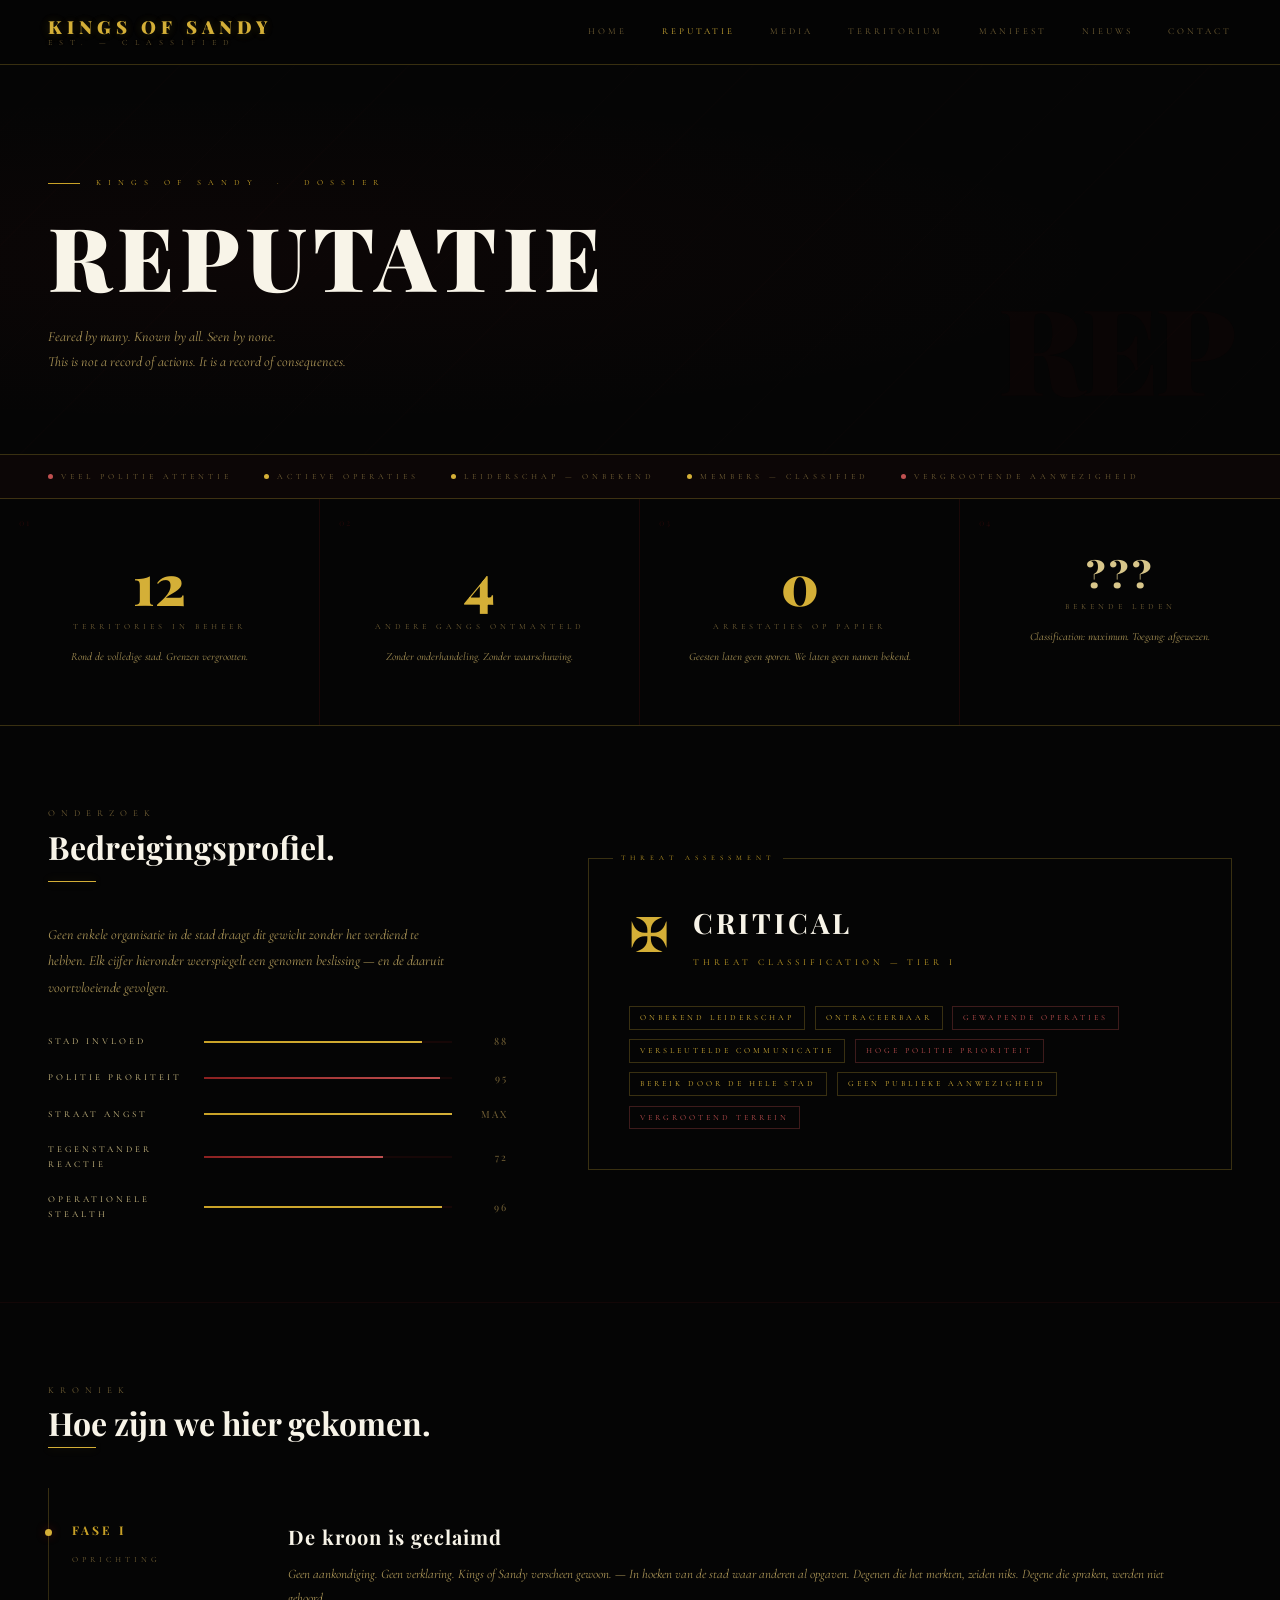
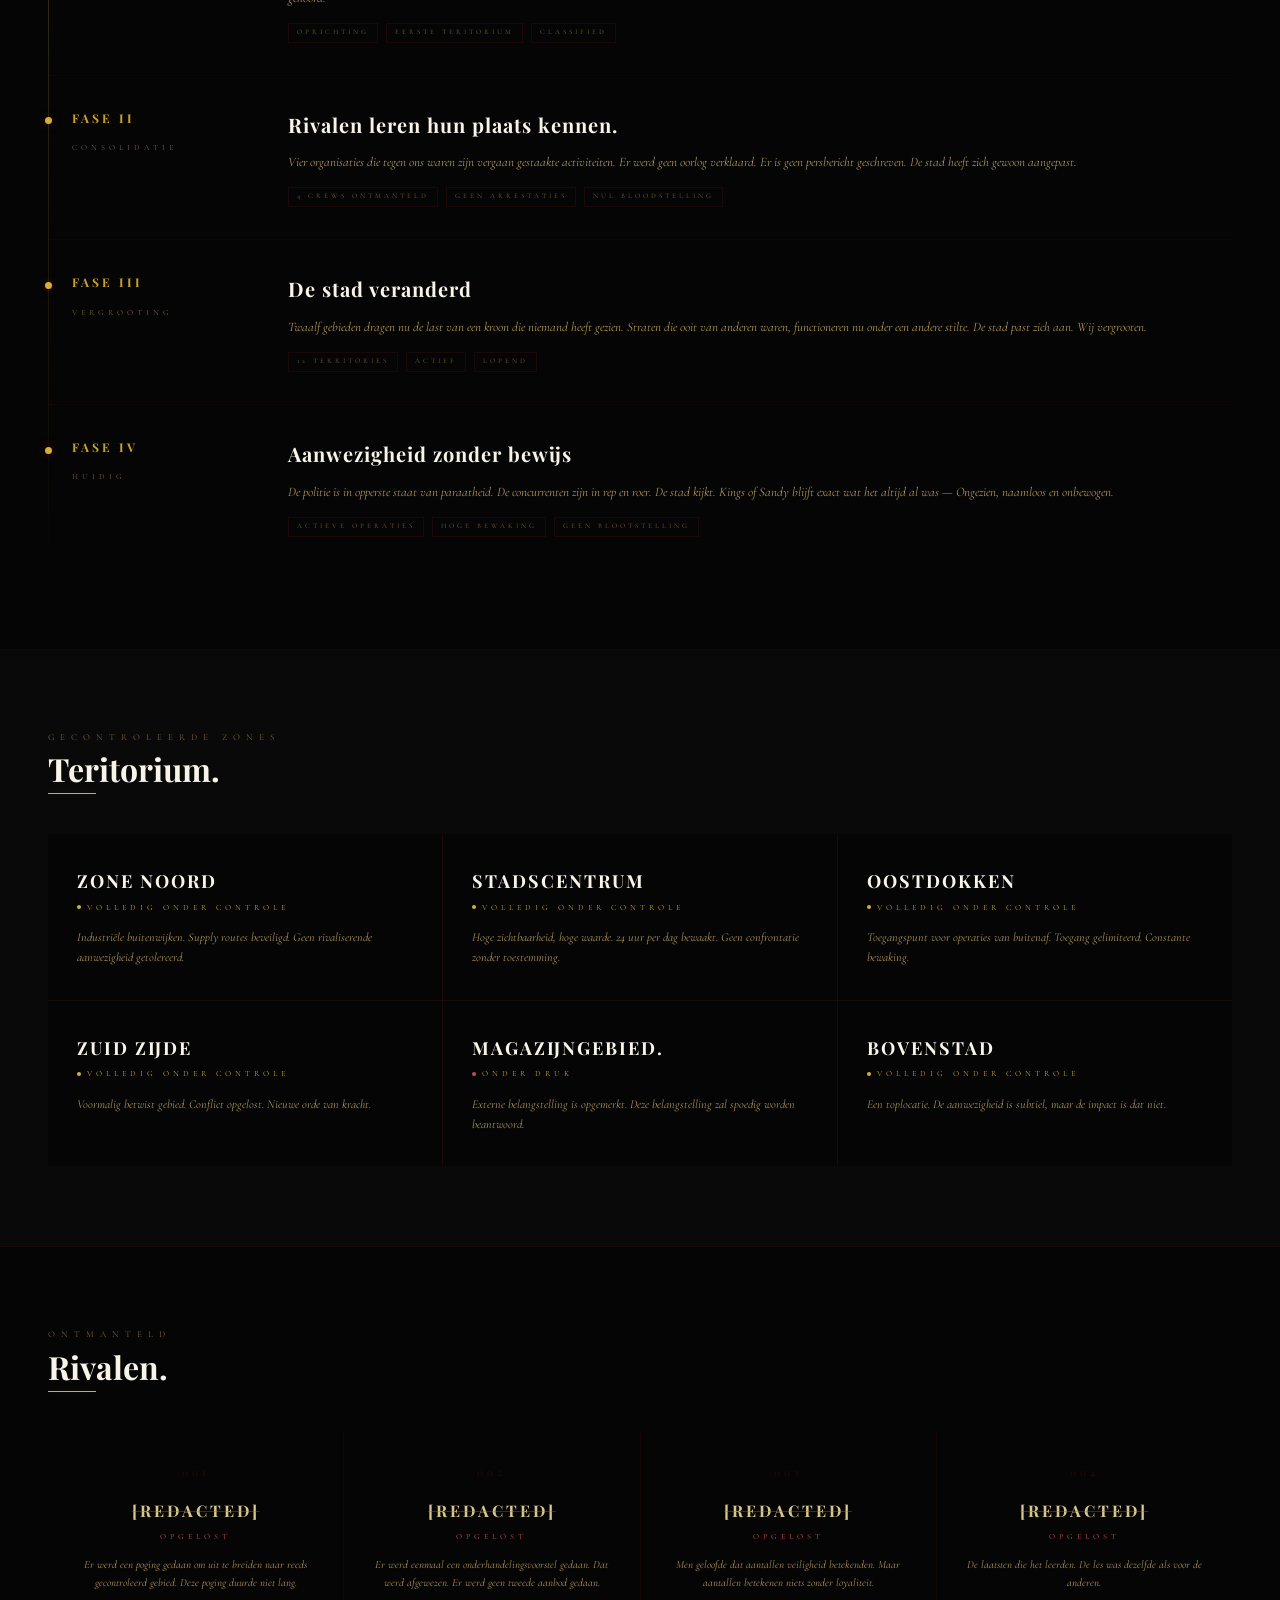
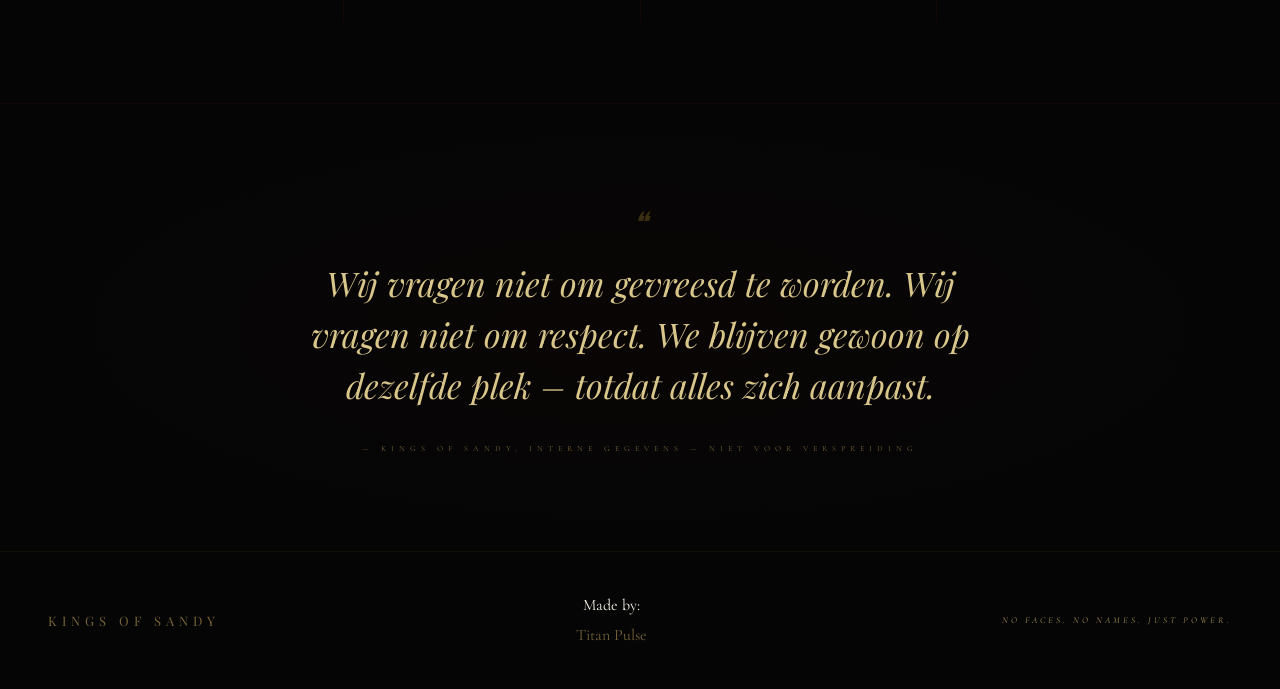
<file: reputatie/index.html>
<!DOCTYPE html>
<html lang="nl">
<head>
<meta charset="UTF-8" />
<meta name="viewport" content="width=device-width, initial-scale=1.0" />
<title>KINGS OF SANDY — Reputatie</title>
<meta name="description" content="Feared by many. Known by all. Seen by none." />
<link rel="stylesheet" href="../style.css" />
<link rel="icon" href="../favicon.ico">
<style>
/* ── RED VARIABLE OVERRIDES ──────────────────────────────── */
:root {

  /* Luxe goud */

  --gold:        #D4AF37;
  --gold-dark:   #B8860B;
  --gold-dim:    #C9A227;

  --gold-border: rgba(212,175,55,0.25);
  --gold-abyss:  rgba(212,175,55,0.12);

  /* Compatibiliteit met bestaande red-variabelen */

  --red:         var(--gold);
  --red-dark:    var(--gold-dark);
  --red-dim:     var(--gold-dim);

  --red-border:  var(--gold-border);
  --red-abyss:   var(--gold-abyss);

}

/* ── PAGE HEADER ─────────────────────────────────────────── */
.rep-header {
  position: relative;
  padding: 7rem 3rem 5rem;
  border-bottom: 0.5px solid var(--red-border);
  overflow: hidden;
}
.rep-header-bg {
  position: absolute; inset: 0;
  background:
    radial-gradient(ellipse at 20% 50%, rgba(180,30,30,0.04) 0%, transparent 60%),
    repeating-linear-gradient(
      -45deg, transparent, transparent 80px,
      rgba(180,30,30,0.012) 80px, rgba(180,30,30,0.012) 81px
    );
}
.rep-header-inner { position: relative; z-index: 1; max-width: 700px; }
.rep-page-label {
  font-size: 8px; letter-spacing: 7px;
  color: var(--red-dim); text-transform: uppercase;
  font-family: var(--font-serif); margin-bottom: 1.4rem;
  display: flex; align-items: center; gap: 1rem;
}
.rep-page-label::before {
  content: ''; display: block;
  width: 32px; height: 0.5px; background: var(--red-dim);
}
.rep-header h1 {
  font-family: var(--font-display);
  font-size: clamp(48px, 8vw, 88px);
  font-weight: 900; color: var(--text);
  letter-spacing: 6px; line-height: 1;
  margin-bottom: 1.5rem;
}
.rep-header-sub {
  font-size: 14px; color: var(--text-dim);
  font-style: italic; line-height: 1.8;
  max-width: 480px;
}
.rep-header-corner {
  position: absolute; right: 3rem; bottom: 3rem;
  font-family: var(--font-display); font-size: 120px;
  font-weight: 900; color: rgba(180,30,30,0.03);
  line-height: 1; user-select: none; z-index: 0;
  letter-spacing: -4px;
}

/* ── CLASSIFICATION BAR ──────────────────────────────────── */
.classif-bar {
  background: rgba(180,30,30,0.04);
  border-bottom: 0.5px solid var(--red-border);
  padding: 0.9rem 3rem;
  display: flex; align-items: center; gap: 2rem;
  overflow-x: auto;
}
.classif-item {
  display: flex; align-items: center; gap: 8px;
  flex-shrink: 0;
}
.classif-dot {
  width: 5px; height: 5px;
  background: var(--red); border-radius: 50%;
  animation: redPulse 2.5s ease infinite;
}
.classif-dot.red {
  background: #c05050;
  animation: redPulse 1.8s ease infinite;
}
@keyframes redPulse {
  0%,100%{opacity:.4} 50%{opacity:1}
}
.classif-text {
  font-size: 8px; letter-spacing: 4px;
  color: var(--text-ghost); text-transform: uppercase;
}

/* ── CORE STATS GRID ─────────────────────────────────────── */
.stats-section {
  display: grid;
  grid-template-columns: repeat(4, 1fr);
  border-bottom: 0.5px solid var(--red-border);
}
.stat-cell {
  padding: 3.5rem 2rem;
  border-right: 0.5px solid rgba(180,30,30,0.12);
  text-align: center;
  position: relative; overflow: hidden;
  transition: background 0.3s;
}
.stat-cell:last-child { border-right: none; }
.stat-cell:hover { background: rgba(180,30,30,0.02); }
.stat-cell::before {
  content: attr(data-index);
  position: absolute; top: 1rem; left: 1.2rem;
  font-size: 9px; letter-spacing: 2px;
  color: rgba(180,30,30,0.15); font-family: var(--font-display);
}
.stat-number {
  font-family: var(--font-display);
  font-size: 56px; font-weight: 900;
  color: var(--red); line-height: 1;
  display: block; margin-bottom: 0.6rem;
}
.stat-number.redacted {
  font-size: 36px; letter-spacing: 4px; color: var(--text-muted);
}
.stat-label {
  font-size: 8px; letter-spacing: 4px;
  color: var(--text-ghost); text-transform: uppercase;
  display: block; margin-bottom: 0.5rem;
}
.stat-sub {
  font-size: 11px; color: var(--text-dim);
  font-style: italic; line-height: 1.5;
}

/* ── THREAT LEVEL ────────────────────────────────────────── */
.threat-section {
  padding: 5rem 3rem;
  border-bottom: 0.5px solid rgba(180,30,30,0.08);
  display: grid; grid-template-columns: 1fr 1.4fr; gap: 5rem;
  align-items: center;
}
.threat-left .section-label { margin-bottom: 0.5rem; }
.threat-left .section-title { margin-bottom: 1rem; }
.threat-body {
  font-size: 14px; color: var(--text-dim);
  line-height: 1.9; font-style: italic;
  margin-bottom: 2rem; max-width: 400px;
}
.threat-meters { display: flex; flex-direction: column; gap: 1.2rem; }
.threat-row {
  display: grid; grid-template-columns: 140px 1fr 40px;
  align-items: center; gap: 1rem;
}
.threat-name {
  font-size: 9px; letter-spacing: 3px;
  color: var(--text-muted); text-transform: uppercase;
}
.threat-bar-track {
  height: 2px; background: rgba(180,30,30,0.1);
  position: relative;
}
.threat-bar-fill {
  position: absolute; left: 0; top: 0; bottom: 0;
  background: linear-gradient(90deg, var(--red-dim), var(--red));
  transition: width 1.2s cubic-bezier(.22,1,.36,1);
}
.threat-bar-fill.danger {
  background: linear-gradient(90deg, #8b2020, #c05050);
}
.threat-val {
  font-size: 10px; letter-spacing: 2px;
  color: var(--text-ghost); text-align: right;
  font-family: var(--font-display);
}

.threat-right {
  border: 0.5px solid var(--red-border);
  padding: 2.5rem;
  position: relative;
}
.threat-right::before {
  content: 'THREAT ASSESSMENT';
  position: absolute; top: -6px; left: 1.5rem;
  background: var(--bg); padding: 0 8px;
  font-size: 7px; letter-spacing: 5px;
  color: var(--red-dim); text-transform: uppercase;
}
.threat-level-display {
  display: flex; align-items: center;
  gap: 1.5rem; margin-bottom: 2rem;
}
.threat-crown {
  font-size: 48px; color: var(--red);
  line-height: 1;
}
.threat-level-text { flex: 1; }
.threat-level-name {
  font-family: var(--font-display);
  font-size: 28px; font-weight: 700;
  color: var(--text); letter-spacing: 3px;
  display: block;
}
.threat-level-sub {
  font-size: 9px; letter-spacing: 4px;
  color: var(--red-dim); text-transform: uppercase;
}
.threat-tags {
  display: flex; flex-wrap: wrap; gap: 0.6rem;
}
.threat-tag {
  font-size: 8px; letter-spacing: 3px;
  color: var(--text-ghost); text-transform: uppercase;
  border: 0.5px solid rgba(180,30,30,0.15);
  padding: 4px 10px;
}
.threat-tag.active {
  color: var(--red); border-color: var(--red-border);
}
.threat-tag.danger-tag {
  color: #c05050; border-color: rgba(192,80,80,0.3);
}

/* ── TIMELINE ────────────────────────────────────────────── */
.timeline-section {
  padding: 5rem 3rem;
  border-bottom: 0.5px solid rgba(180,30,30,0.08);
}
.timeline { margin-top: 2.5rem; position: relative; }
.timeline::before {
  content: '';
  position: absolute; left: 0; top: 0; bottom: 0;
  width: 0.5px; background: linear-gradient(to bottom, var(--red-border), transparent);
}
.timeline-entry {
  display: grid;
  grid-template-columns: 200px 1fr;
  gap: 2.5rem; padding: 2rem 0 2rem 0;
  border-bottom: 0.5px solid rgba(180,30,30,0.06);
  position: relative; margin-left: 0;
}
.timeline-entry::before {
  content: '';
  position: absolute; left: -3px; top: 2.6rem;
  width: 7px; height: 7px;
  background: var(--red); border-radius: 50%;
  box-shadow: 0 0 10px rgba(180,30,30,0.4);
}
.timeline-entry:last-child { border-bottom: none; }
.timeline-date-col { padding-left: 1.5rem; }
.timeline-date {
  font-family: var(--font-display); font-size: 12px;
  font-weight: 700; color: var(--red-dim);
  letter-spacing: 3px; display: block; margin-bottom: 4px;
}
.timeline-phase {
  font-size: 8px; letter-spacing: 4px;
  color: var(--text-ghost); text-transform: uppercase;
}
.timeline-content-col { padding-right: 3rem; }
.timeline-title {
  font-family: var(--font-display); font-size: 20px;
  font-weight: 700; color: var(--text);
  margin-bottom: 0.6rem; letter-spacing: 1px;
}
.timeline-desc {
  font-size: 13px; color: var(--text-dim);
  line-height: 1.8; font-style: italic;
  margin-bottom: 0.8rem;
}
.timeline-tags { display: flex; gap: 0.5rem; flex-wrap: wrap; }
.timeline-tag {
  font-size: 7px; letter-spacing: 3px;
  color: var(--text-ghost); text-transform: uppercase;
  border: 0.5px solid rgba(180,30,30,0.12);
  padding: 3px 8px;
}

/* ── TERRITORY STRIP ─────────────────────────────────────── */
.territory-strip {
  background: var(--bg-lift);
  padding: 5rem 3rem;
  border-bottom: 0.5px solid rgba(180,30,30,0.08);
}
.territory-grid {
  display: grid; grid-template-columns: repeat(3, 1fr);
  gap: 1px; background: rgba(180,30,30,0.1);
  margin-top: 2.5rem;
}
.territory-cell {
  background: var(--bg);
  padding: 2rem 1.8rem;
  transition: background 0.25s;
  position: relative; overflow: hidden;
}
.territory-cell:hover { background: var(--bg-raise); }
.territory-cell::after {
  content: '';
  position: absolute; top: 0; left: 0;
  width: 2px; height: 0;
  background: var(--red);
  transition: height 0.35s ease;
}
.territory-cell:hover::after { height: 100%; }
.territory-name {
  font-family: var(--font-display); font-size: 18px;
  font-weight: 700; color: var(--text);
  letter-spacing: 2px; margin-bottom: 4px;
}
.territory-status {
  font-size: 8px; letter-spacing: 4px;
  color: var(--red-dim); text-transform: uppercase;
  display: flex; align-items: center; gap: 6px;
  margin-bottom: 0.8rem;
}
.territory-status-dot {
  width: 4px; height: 4px; border-radius: 50%;
  background: var(--red);
}
.territory-status-dot.contested { background: #c05050; }
.territory-desc {
  font-size: 12px; color: var(--text-dim);
  font-style: italic; line-height: 1.7;
}

/* ── RIVAL CREWS ─────────────────────────────────────────── */
.rivals-section {
  padding: 5rem 3rem;
  border-bottom: 0.5px solid rgba(180,30,30,0.08);
}
.rivals-grid {
  display: grid; grid-template-columns: repeat(4, 1fr);
  gap: 1px; background: rgba(180,30,30,0.1);
  margin-top: 2.5rem;
}
.rival-cell {
  background: var(--bg);
  padding: 2rem 1.5rem;
  text-align: center;
  transition: background 0.25s;
}
.rival-cell:hover { background: var(--bg-lift); }
.rival-id {
  font-family: var(--font-display); font-size: 10px;
  letter-spacing: 4px; color: rgba(180,30,30,0.2);
  margin-bottom: 1rem;
}
.rival-name {
  font-family: var(--font-display); font-size: 16px;
  font-weight: 700; color: var(--text-muted);
  letter-spacing: 3px; margin-bottom: 6px;
  text-decoration: line-through;
  text-decoration-color: rgba(192,80,80,0.4);
}
.rival-status {
  font-size: 8px; letter-spacing: 4px;
  color: #c05050; text-transform: uppercase;
  display: block; margin-bottom: 0.8rem;
}
.rival-desc {
  font-size: 11px; color: var(--text-dim);
  font-style: italic; line-height: 1.6;
}

/* ── CLOSING STATEMENT ────────────────────────────────────── */
.rep-closing {
  padding: 6rem 3rem;
  text-align: center;
  position: relative; overflow: hidden;
}
.rep-closing-bg {
  position: absolute; inset: 0;
  background: radial-gradient(ellipse at center, rgba(180,30,30,0.03) 0%, transparent 65%);
}
.rep-closing blockquote {
  font-family: var(--font-display);
  font-size: clamp(20px, 3.5vw, 34px);
  font-weight: 400; font-style: italic;
  color: var(--text-muted); max-width: 680px;
  margin: 0 auto; line-height: 1.5;
  position: relative;
}
.rep-closing blockquote::before {
  content: '❝';
  display: block; font-size: 28px;
  color: var(--red-border); margin-bottom: 1rem;
}
.rep-closing cite {
  display: block; margin-top: 2rem;
  font-size: 8px; letter-spacing: 5px;
  color: var(--text-ghost); text-transform: uppercase;
  font-style: normal; font-family: var(--font-serif);
}

/* ── RESPONSIVE ──────────────────────────────────────────── */
@media (max-width: 900px) {
  .stats-section { grid-template-columns: 1fr 1fr; }
  .stat-cell:nth-child(2) { border-right: none; }
  .stat-cell:nth-child(3) { border-top: 0.5px solid rgba(180,30,30,0.12); }
  .threat-section { grid-template-columns: 1fr; gap: 3rem; }
  .timeline-entry { grid-template-columns: 1fr; gap: 0.5rem; }
  .territory-grid { grid-template-columns: 1fr 1fr; }
  .rivals-grid { grid-template-columns: 1fr 1fr; }
}
@media (max-width: 600px) {
  .rep-header { padding: 5rem 1.5rem 3rem; }
  .classif-bar { padding: 0.9rem 1.5rem; }
  .threat-section,
  .timeline-section,
  .territory-strip,
  .rivals-section,
  .rep-closing { padding-left: 1.5rem; padding-right: 1.5rem; }
  .stats-section { grid-template-columns: 1fr; }
  .stat-cell { border-right: none; border-bottom: 0.5px solid rgba(180,30,30,0.12); }
  .territory-grid,
  .rivals-grid { grid-template-columns: 1fr; }
  .threat-row { grid-template-columns: 110px 1fr 36px; }
}
</style>
</head>
<body>

<!-- NAV -->
<nav class="ks-nav">
  <a href="../" class="ks-logo">KINGS OF SANDY<span>Est. — Classified</span></a>
  <div class="ks-nav-links">
    <a href="../">Home</a>
    <a href="../reputatie/" class="active">Reputatie</a>
    <a href="../media/">Media</a>
    <a href="../territorium/">Territorium</a>
    <a href="../manifest/">Manifest</a>
    <a href="../nieuws/">Nieuws</a>
    <a href="../contact/">Contact</a>
  </div>
</nav>

<main class="ks-page">

  <!-- PAGE HEADER -->
  <header class="rep-header">
    <div class="rep-header-bg"></div>
    <div class="rep-header-inner">
      <div class="rep-page-label">Kings of Sandy &nbsp;·&nbsp; Dossier</div>
      <h1>REPUTATIE</h1>
      <p class="rep-header-sub">
        Feared by many. Known by all. Seen by none.<br>
        This is not a record of actions. It is a record of consequences.
      </p>
    </div>
    <div class="rep-header-corner">REP</div>
  </header>

  <!-- CLASSIFICATION BAR -->
  <div class="classif-bar">
    <div class="classif-item">
      <div class="classif-dot red"></div>
      <span class="classif-text">Veel politie attentie</span>
    </div>
    <div class="classif-item">
      <div class="classif-dot"></div>
      <span class="classif-text">Actieve operaties</span>
    </div>
    <div class="classif-item">
      <div class="classif-dot"></div>
      <span class="classif-text">Leiderschap — onbekend</span>
    </div>
    <div class="classif-item">
      <div class="classif-dot"></div>
      <span class="classif-text">Members — classified</span>
    </div>
    <div class="classif-item">
      <div class="classif-dot red"></div>
      <span class="classif-text">Vergrootende aanwezigheid</span>
    </div>
  </div>

  <!-- CORE STATS -->
  <div class="stats-section">
    <div class="stat-cell" data-index="01">
      <span class="stat-number">12</span>
      <span class="stat-label">Territories in beheer</span>
      <span class="stat-sub">Rond de volledige stad. Grenzen vergrootten.</span>
    </div>
    <div class="stat-cell" data-index="02">
      <span class="stat-number">4</span>
      <span class="stat-label">Andere gangs ontmanteld</span>
      <span class="stat-sub">Zonder onderhandeling. Zonder waarschuwing.</span>
    </div>
    <div class="stat-cell" data-index="03">
      <span class="stat-number">0</span>
      <span class="stat-label">Arrestaties op papier</span>
      <span class="stat-sub">Geesten laten geen sporen. We laten geen namen bekend.</span>
    </div>
    <div class="stat-cell" data-index="04">
      <span class="stat-number redacted">???</span>
      <span class="stat-label">Bekende leden</span>
      <span class="stat-sub">Classification: maximum. Toegang: afgewezen.</span>
    </div>
  </div>

  <!-- THREAT LEVEL -->
  <section class="threat-section">
    <div class="threat-left">
      <div class="section-label">Onderzoek</div>
      <div class="section-title">Bedreigingsprofiel.</div>
      <div class="gold-line"></div>
      <p class="threat-body">
        Geen enkele organisatie in de stad draagt ​​dit gewicht zonder het verdiend te hebben.
        Elk cijfer hieronder weerspiegelt een genomen beslissing — en de daaruit voortvloeiende gevolgen.
      </p>
      <div class="threat-meters">
        <div class="threat-row">
          <span class="threat-name">Stad invloed</span>
          <div class="threat-bar-track"><div class="threat-bar-fill" style="width:88%"></div></div>
          <span class="threat-val">88</span>
        </div>
        <div class="threat-row">
          <span class="threat-name">Politie proriteit</span>
          <div class="threat-bar-track"><div class="threat-bar-fill danger" style="width:95%"></div></div>
          <span class="threat-val">95</span>
        </div>
        <div class="threat-row">
          <span class="threat-name">Straat angst</span>
          <div class="threat-bar-track"><div class="threat-bar-fill" style="width:100%"></div></div>
          <span class="threat-val">MAX</span>
        </div>
        <div class="threat-row">
          <span class="threat-name">Tegenstander reactie</span>
          <div class="threat-bar-track"><div class="threat-bar-fill danger" style="width:72%"></div></div>
          <span class="threat-val">72</span>
        </div>
        <div class="threat-row">
          <span class="threat-name">Operationele stealth</span>
          <div class="threat-bar-track"><div class="threat-bar-fill" style="width:96%"></div></div>
          <span class="threat-val">96</span>
        </div>
      </div>
    </div>

    <div class="threat-right">
      <div class="threat-level-display">
        <span class="threat-crown">✠</span>
        <div class="threat-level-text">
          <span class="threat-level-name">CRITICAL</span>
          <span class="threat-level-sub">Threat classification — tier I</span>
        </div>
      </div>
      <div class="threat-tags">
        <span class="threat-tag active">Onbekend leiderschap</span>
        <span class="threat-tag active">Ontraceerbaar</span>
        <span class="threat-tag danger-tag">Gewapende operaties</span>
        <span class="threat-tag active">Versleutelde communicatie</span>
        <span class="threat-tag danger-tag">Hoge politie prioriteit</span>
        <span class="threat-tag active">Bereik door de hele stad</span>
        <span class="threat-tag active">Geen publieke aanwezigheid</span>
        <span class="threat-tag danger-tag">Vergrootend terrein</span>
      </div>
    </div>
  </section>

  <!-- TIMELINE -->
  <section class="timeline-section">
    <div class="section-label">Kroniek</div>
    <div class="section-title">Hoe zijn we hier gekomen.</div>
    <div class="gold-line"></div>

    <div class="timeline">

      <div class="timeline-entry">
        <div class="timeline-date-col">
          <span class="timeline-date">FASE I</span>
          <span class="timeline-phase">Oprichting</span>
        </div>
        <div class="timeline-content-col">
          <div class="timeline-title">De kroon is geclaimd</div>
          <p class="timeline-desc">
            Geen aankondiging. Geen verklaring. Kings of Sandy verscheen gewoon. —
            In hoeken van de stad waar anderen al opgaven.
            Degenen die het merkten, zeiden niks. Degene die spraken, werden niet gehoord.
          </p>
          <div class="timeline-tags">
            <span class="timeline-tag">Oprichting</span>
            <span class="timeline-tag">Eerste teritorium</span>
            <span class="timeline-tag">Classified</span>
          </div>
        </div>
      </div>

      <div class="timeline-entry">
        <div class="timeline-date-col">
          <span class="timeline-date">FASE II</span>
          <span class="timeline-phase">Consolidatie</span>
        </div>
        <div class="timeline-content-col">
          <div class="timeline-title">Rivalen leren hun plaats kennen.</div>
          <p class="timeline-desc">
            Vier organisaties die tegen ons waren zijn vergaan
            gestaakte activiteiten. Er werd geen oorlog verklaard. Er is geen persbericht geschreven.
            De stad heeft zich gewoon aangepast.
          </p>
          <div class="timeline-tags">
            <span class="timeline-tag">4 crews ontmanteld</span>
            <span class="timeline-tag">Geen arrestaties</span>
            <span class="timeline-tag">Nul bloodstelling</span>
          </div>
        </div>
      </div>

      <div class="timeline-entry">
        <div class="timeline-date-col">
          <span class="timeline-date">FASE III</span>
          <span class="timeline-phase">Vergrooting</span>
        </div>
        <div class="timeline-content-col">
          <div class="timeline-title">De stad veranderd</div>
          <p class="timeline-desc">
            Twaalf gebieden dragen nu de last van een kroon die niemand
            heeft gezien. Straten die ooit van anderen waren, functioneren nu onder
            een andere stilte. De stad past zich aan. Wij vergrooten.
          </p>
          <div class="timeline-tags">
            <span class="timeline-tag">12 territories</span>
            <span class="timeline-tag">Actief</span>
            <span class="timeline-tag">Lopend</span>
          </div>
        </div>
      </div>

      <div class="timeline-entry">
        <div class="timeline-date-col">
          <span class="timeline-date">FASE IV</span>
          <span class="timeline-phase">Huidig</span>
        </div>
        <div class="timeline-content-col">
          <div class="timeline-title">Aanwezigheid zonder bewijs</div>
          <p class="timeline-desc">
            De politie is in opperste staat van paraatheid. De concurrenten zijn in rep en roer.
            De stad kijkt. Kings of Sandy blijft exact wat het altijd al was —
            Ongezien, naamloos en onbewogen.
          </p>
          <div class="timeline-tags">
            <span class="timeline-tag">Actieve operaties</span>
            <span class="timeline-tag">Hoge bewaking</span>
            <span class="timeline-tag">Geen blootstelling</span>
          </div>
        </div>
      </div>

    </div>
  </section>

  <!-- TERRITORIES -->
  <section class="territory-strip">
    <div class="section-label">Gecontroleerde zones</div>
    <div class="section-title">Teritorium.</div>
    <div class="gold-line"></div>

    <div class="territory-grid">
      <div class="territory-cell">
        <div class="territory-name">ZONE NOORD</div>
        <div class="territory-status">
          <div class="territory-status-dot"></div>
          Volledig onder controle
        </div>
        <div class="territory-desc">
          Industriële buitenwijken. Supply routes beveiligd. Geen rivaliserende aanwezigheid getolereerd.
        </div>
      </div>
      <div class="territory-cell">
        <div class="territory-name">STADSCENTRUM</div>
        <div class="territory-status">
          <div class="territory-status-dot"></div>
          Volledig onder controle
        </div>
        <div class="territory-desc">
          Hoge zichtbaarheid, hoge waarde. 24 uur per dag bewaakt. Geen confrontatie zonder toestemming.
        </div>
      </div>
      <div class="territory-cell">
        <div class="territory-name">OOSTDOKKEN</div>
        <div class="territory-status">
          <div class="territory-status-dot"></div>
          Volledig onder controle
        </div>
        <div class="territory-desc">
          Toegangspunt voor operaties van buitenaf. Toegang gelimiteerd. Constante bewaking.
        </div>
      </div>
      <div class="territory-cell">
        <div class="territory-name">ZUID ZIJDE</div>
        <div class="territory-status">
          <div class="territory-status-dot"></div>
          Volledig onder controle
        </div>
        <div class="territory-desc">
          Voormalig betwist gebied. Conflict opgelost. Nieuwe orde van kracht.
        </div>
      </div>
      <div class="territory-cell">
        <div class="territory-name">MAGAZIJNGEBIED.</div>
        <div class="territory-status">
          <div class="territory-status-dot contested"></div>
          Onder druk
        </div>
        <div class="territory-desc">
          Externe belangstelling is opgemerkt. Deze belangstelling zal spoedig worden beantwoord.
        </div>
      </div>
      <div class="territory-cell">
        <div class="territory-name">BOVENSTAD</div>
        <div class="territory-status">
          <div class="territory-status-dot"></div>
          Volledig onder controle
        </div>
        <div class="territory-desc">
          Een toplocatie. De aanwezigheid is subtiel, maar de impact is dat niet.
        </div>
      </div>
    </div>
  </section>

  <!-- RIVAL CREWS -->
  <section class="rivals-section">
    <div class="section-label">Ontmanteld</div>
    <div class="section-title">Rivalen.</div>
    <div class="gold-line"></div>

    <div class="rivals-grid">
      <div class="rival-cell">
        <div class="rival-id">001</div>
        <div class="rival-name">[REDACTED]</div>
        <span class="rival-status">Opgelost</span>
        <p class="rival-desc">
          Er werd een poging gedaan om uit te breiden naar reeds gecontroleerd gebied. Deze poging duurde niet lang.
        </p>
      </div>
      <div class="rival-cell">
        <div class="rival-id">002</div>
        <div class="rival-name">[REDACTED]</div>
        <span class="rival-status">Opgelost</span>
        <p class="rival-desc">
          Er werd eenmaal een onderhandelingsvoorstel gedaan. Dat werd afgewezen. Er werd geen tweede aanbod gedaan.
        </p>
      </div>
      <div class="rival-cell">
        <div class="rival-id">003</div>
        <div class="rival-name">[REDACTED]</div>
        <span class="rival-status">Opgelost</span>
        <p class="rival-desc">
          Men geloofde dat aantallen veiligheid betekenden. Maar aantallen betekenen niets zonder loyaliteit.
        </p>
      </div>
      <div class="rival-cell">
        <div class="rival-id">004</div>
        <div class="rival-name">[REDACTED]</div>
        <span class="rival-status">Opgelost</span>
        <p class="rival-desc">
          De laatsten die het leerden. De les was dezelfde als voor de anderen.
        </p>
      </div>
    </div>
  </section>

  <!-- CLOSING QUOTE -->
  <section class="rep-closing">
    <div class="rep-closing-bg"></div>
    <blockquote>
      Wij vragen niet om gevreesd te worden.
      Wij vragen niet om respect.
      We blijven gewoon op dezelfde plek – totdat alles zich aanpast.
      <cite>— Kings of Sandy, Interne gegevens — niet voor verspreiding</cite>
    </blockquote>
  </section>

</main>

<!-- FOOTER -->
<footer class="ks-footer">
  <span class="ks-footer-logo">KINGS OF SANDY</span>
  <span class="ks-footer-owner">
  <span>Made by:</span>
  <a href="https://www.titanpulse.nl" target="_blank">
    Titan Pulse
  </a>
</span>
  <span class="ks-footer-sub">No faces. No names. Just power.</span>
</footer>

<script>
// Animate threat bars on scroll
const bars = document.querySelectorAll('.threat-bar-fill');
bars.forEach(bar => { bar.dataset.width = bar.style.width; bar.style.width = '0'; });

const barObserver = new IntersectionObserver((entries) => {
  entries.forEach(entry => {
    if (entry.isIntersecting) {
      entry.target.querySelectorAll('.threat-bar-fill').forEach(bar => {
        setTimeout(() => { bar.style.width = bar.dataset.width; }, 200);
      });
      barObserver.unobserve(entry.target);
    }
  });
}, { threshold: 0.3 });

const threatSection = document.querySelector('.threat-section');
if (threatSection) barObserver.observe(threatSection);

// Scroll-triggered fade for sections
const observer = new IntersectionObserver((entries) => {
  entries.forEach(entry => {
    if (entry.isIntersecting) {
      entry.target.style.opacity = '1';
      entry.target.style.transform = 'translateY(0)';
    }
  });
}, { threshold: 0.08 });

document.querySelectorAll(
  '.threat-section, .timeline-section, .territory-strip, .rivals-section, .rep-closing'
).forEach(el => {
  el.style.opacity = '0';
  el.style.transform = 'translateY(24px)';
  el.style.transition = 'opacity 0.9s ease, transform 0.9s ease';
  observer.observe(el);
});

// Timeline entries stagger
const timelineObserver = new IntersectionObserver((entries) => {
  entries.forEach((entry, i) => {
    if (entry.isIntersecting) {
      setTimeout(() => {
        entry.target.style.opacity = '1';
        entry.target.style.transform = 'translateX(0)';
      }, i * 120);
      timelineObserver.unobserve(entry.target);
    }
  });
}, { threshold: 0.1 });

document.querySelectorAll('.timeline-entry').forEach(el => {
  el.style.opacity = '0';
  el.style.transform = 'translateX(-16px)';
  el.style.transition = 'opacity 0.7s ease, transform 0.7s ease';
  timelineObserver.observe(el);
});
</script>
</body>
</html>
</file>
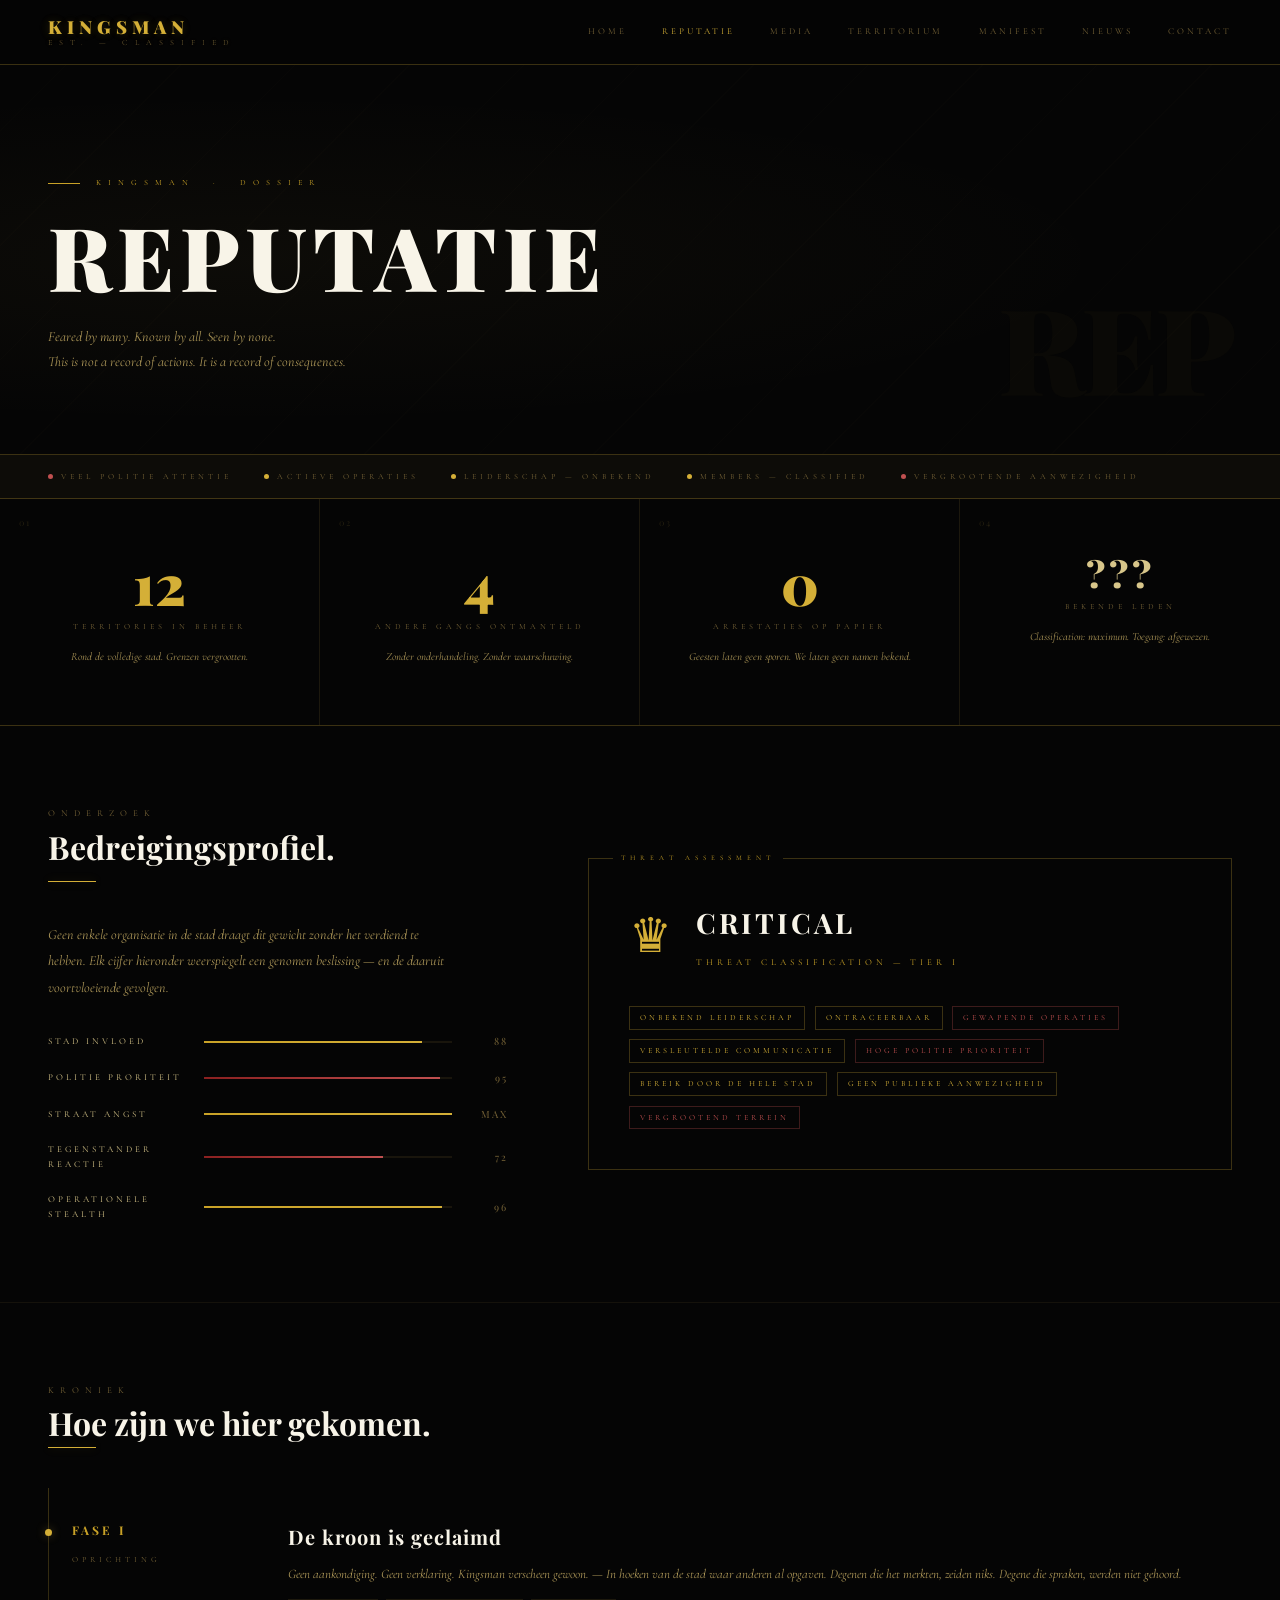
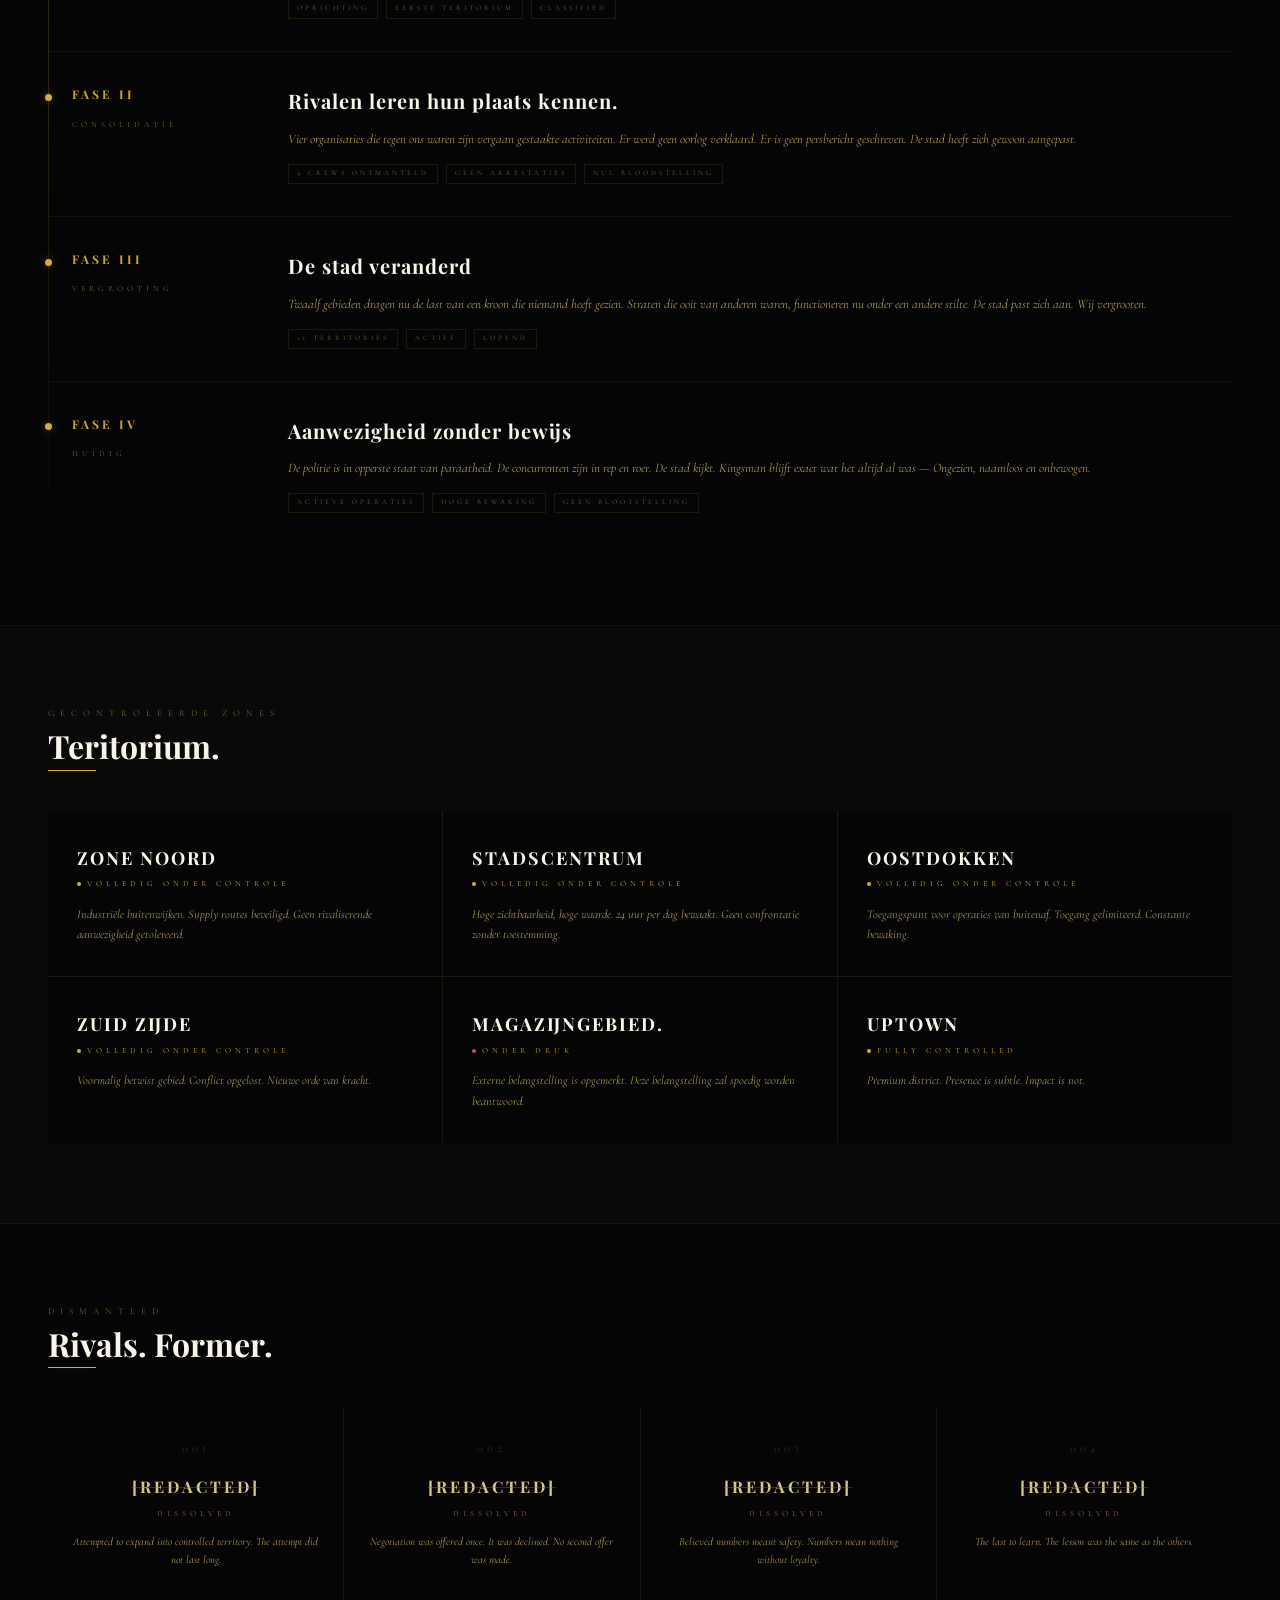
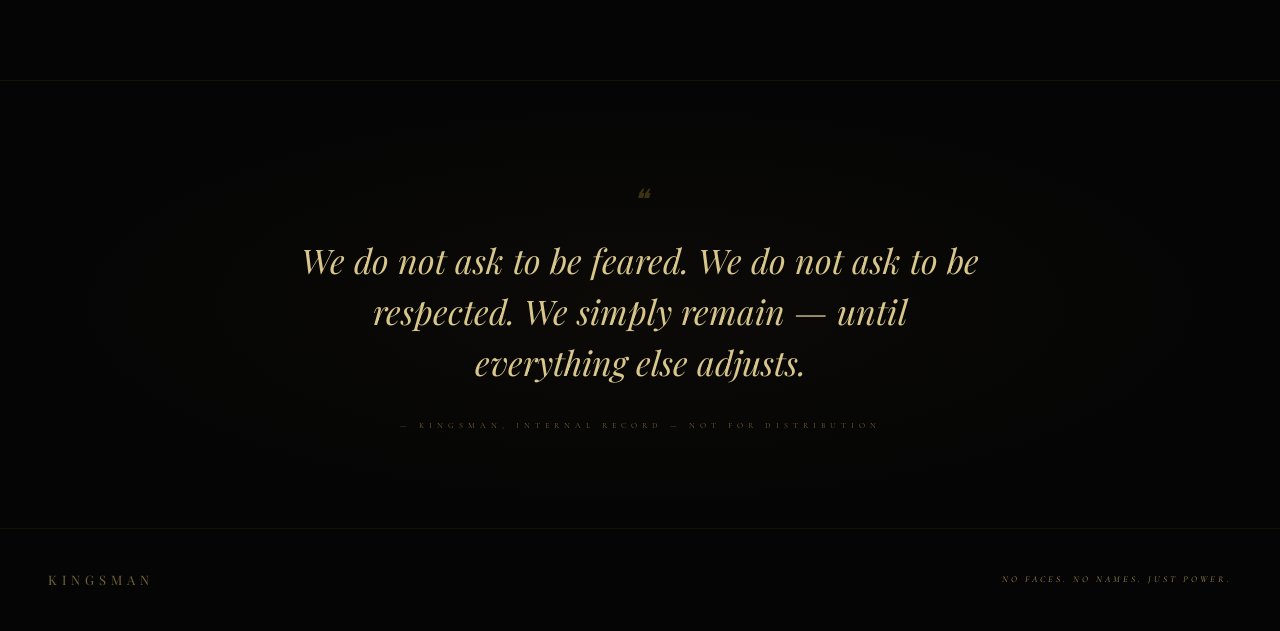
<file: reputation/index.html>
<!DOCTYPE html>
<html lang="nl">
<head>
<meta charset="UTF-8" />
<meta name="viewport" content="width=device-width, initial-scale=1.0" />
<title>KINGSMAN — Reputation</title>
<meta name="description" content="Feared by many. Known by all. Seen by none." />
<link rel="stylesheet" href="../style.css" />
<style>
/* ── PAGE HEADER ─────────────────────────────────────────── */
.rep-header {
  position: relative;
  padding: 7rem 3rem 5rem;
  border-bottom: 0.5px solid var(--gold-border);
  overflow: hidden;
}
.rep-header-bg {
  position: absolute; inset: 0;
  background:
    radial-gradient(ellipse at 20% 50%, rgba(201,168,76,0.04) 0%, transparent 60%),
    repeating-linear-gradient(
      -45deg, transparent, transparent 80px,
      rgba(201,168,76,0.012) 80px, rgba(201,168,76,0.012) 81px
    );
}
.rep-header-inner { position: relative; z-index: 1; max-width: 700px; }
.rep-page-label {
  font-size: 8px; letter-spacing: 7px;
  color: var(--gold-dim); text-transform: uppercase;
  font-family: var(--font-serif); margin-bottom: 1.4rem;
  display: flex; align-items: center; gap: 1rem;
}
.rep-page-label::before {
  content: ''; display: block;
  width: 32px; height: 0.5px; background: var(--gold-dim);
}
.rep-header h1 {
  font-family: var(--font-display);
  font-size: clamp(48px, 8vw, 88px);
  font-weight: 900; color: var(--text);
  letter-spacing: 6px; line-height: 1;
  margin-bottom: 1.5rem;
}
.rep-header-sub {
  font-size: 14px; color: var(--text-dim);
  font-style: italic; line-height: 1.8;
  max-width: 480px;
}
.rep-header-corner {
  position: absolute; right: 3rem; bottom: 3rem;
  font-family: var(--font-display); font-size: 120px;
  font-weight: 900; color: rgba(201,168,76,0.03);
  line-height: 1; user-select: none; z-index: 0;
  letter-spacing: -4px;
}

/* ── CLASSIFICATION BAR ──────────────────────────────────── */
.classif-bar {
  background: rgba(201,168,76,0.04);
  border-bottom: 0.5px solid var(--gold-border);
  padding: 0.9rem 3rem;
  display: flex; align-items: center; gap: 2rem;
  overflow-x: auto;
}
.classif-item {
  display: flex; align-items: center; gap: 8px;
  flex-shrink: 0;
}
.classif-dot {
  width: 5px; height: 5px;
  background: var(--gold); border-radius: 50%;
  animation: goldPulse 2.5s ease infinite;
}
.classif-dot.red {
  background: #c05050;
  animation: redPulse 1.8s ease infinite;
}
@keyframes redPulse {
  0%,100%{opacity:.4} 50%{opacity:1}
}
.classif-text {
  font-size: 8px; letter-spacing: 4px;
  color: var(--text-ghost); text-transform: uppercase;
}

/* ── CORE STATS GRID ─────────────────────────────────────── */
.stats-section {
  display: grid;
  grid-template-columns: repeat(4, 1fr);
  border-bottom: 0.5px solid var(--gold-border);
}
.stat-cell {
  padding: 3.5rem 2rem;
  border-right: 0.5px solid rgba(201,168,76,0.12);
  text-align: center;
  position: relative; overflow: hidden;
  transition: background 0.3s;
}
.stat-cell:last-child { border-right: none; }
.stat-cell:hover { background: rgba(201,168,76,0.02); }
.stat-cell::before {
  content: attr(data-index);
  position: absolute; top: 1rem; left: 1.2rem;
  font-size: 9px; letter-spacing: 2px;
  color: rgba(201,168,76,0.15); font-family: var(--font-display);
}
.stat-number {
  font-family: var(--font-display);
  font-size: 56px; font-weight: 900;
  color: var(--gold); line-height: 1;
  display: block; margin-bottom: 0.6rem;
}
.stat-number.redacted {
  font-size: 36px; letter-spacing: 4px; color: var(--text-muted);
}
.stat-label {
  font-size: 8px; letter-spacing: 4px;
  color: var(--text-ghost); text-transform: uppercase;
  display: block; margin-bottom: 0.5rem;
}
.stat-sub {
  font-size: 11px; color: var(--text-dim);
  font-style: italic; line-height: 1.5;
}

/* ── THREAT LEVEL ────────────────────────────────────────── */
.threat-section {
  padding: 5rem 3rem;
  border-bottom: 0.5px solid rgba(201,168,76,0.08);
  display: grid; grid-template-columns: 1fr 1.4fr; gap: 5rem;
  align-items: center;
}
.threat-left .section-label { margin-bottom: 0.5rem; }
.threat-left .section-title { margin-bottom: 1rem; }
.threat-body {
  font-size: 14px; color: var(--text-dim);
  line-height: 1.9; font-style: italic;
  margin-bottom: 2rem; max-width: 400px;
}
.threat-meters { display: flex; flex-direction: column; gap: 1.2rem; }
.threat-row {
  display: grid; grid-template-columns: 140px 1fr 40px;
  align-items: center; gap: 1rem;
}
.threat-name {
  font-size: 9px; letter-spacing: 3px;
  color: var(--text-muted); text-transform: uppercase;
}
.threat-bar-track {
  height: 2px; background: rgba(201,168,76,0.1);
  position: relative;
}
.threat-bar-fill {
  position: absolute; left: 0; top: 0; bottom: 0;
  background: linear-gradient(90deg, var(--gold-dim), var(--gold));
  transition: width 1.2s cubic-bezier(.22,1,.36,1);
}
.threat-bar-fill.danger {
  background: linear-gradient(90deg, #8b2020, #c05050);
}
.threat-val {
  font-size: 10px; letter-spacing: 2px;
  color: var(--text-ghost); text-align: right;
  font-family: var(--font-display);
}

.threat-right {
  border: 0.5px solid var(--gold-border);
  padding: 2.5rem;
  position: relative;
}
.threat-right::before {
  content: 'THREAT ASSESSMENT';
  position: absolute; top: -6px; left: 1.5rem;
  background: var(--bg); padding: 0 8px;
  font-size: 7px; letter-spacing: 5px;
  color: var(--gold-dim); text-transform: uppercase;
}
.threat-level-display {
  display: flex; align-items: center;
  gap: 1.5rem; margin-bottom: 2rem;
}
.threat-crown {
  font-size: 48px; color: var(--gold);
  line-height: 1;
}
.threat-level-text { flex: 1; }
.threat-level-name {
  font-family: var(--font-display);
  font-size: 28px; font-weight: 700;
  color: var(--text); letter-spacing: 3px;
  display: block;
}
.threat-level-sub {
  font-size: 9px; letter-spacing: 4px;
  color: var(--gold-dim); text-transform: uppercase;
}
.threat-tags {
  display: flex; flex-wrap: wrap; gap: 0.6rem;
}
.threat-tag {
  font-size: 8px; letter-spacing: 3px;
  color: var(--text-ghost); text-transform: uppercase;
  border: 0.5px solid rgba(201,168,76,0.15);
  padding: 4px 10px;
}
.threat-tag.active {
  color: var(--gold); border-color: var(--gold-border);
}
.threat-tag.danger-tag {
  color: #c05050; border-color: rgba(192,80,80,0.3);
}

/* ── TIMELINE ────────────────────────────────────────────── */
.timeline-section {
  padding: 5rem 3rem;
  border-bottom: 0.5px solid rgba(201,168,76,0.08);
}
.timeline { margin-top: 2.5rem; position: relative; }
.timeline::before {
  content: '';
  position: absolute; left: 0; top: 0; bottom: 0;
  width: 0.5px; background: linear-gradient(to bottom, var(--gold-border), transparent);
}
.timeline-entry {
  display: grid;
  grid-template-columns: 200px 1fr;
  gap: 2.5rem; padding: 2rem 0 2rem 0;
  border-bottom: 0.5px solid rgba(201,168,76,0.06);
  position: relative; margin-left: 0;
}
.timeline-entry::before {
  content: '';
  position: absolute; left: -3px; top: 2.6rem;
  width: 7px; height: 7px;
  background: var(--gold); border-radius: 50%;
  box-shadow: 0 0 10px rgba(201,168,76,0.4);
}
.timeline-entry:last-child { border-bottom: none; }
.timeline-date-col { padding-left: 1.5rem; }
.timeline-date {
  font-family: var(--font-display); font-size: 12px;
  font-weight: 700; color: var(--gold-dim);
  letter-spacing: 3px; display: block; margin-bottom: 4px;
}
.timeline-phase {
  font-size: 8px; letter-spacing: 4px;
  color: var(--text-ghost); text-transform: uppercase;
}
.timeline-content-col { padding-right: 3rem; }
.timeline-title {
  font-family: var(--font-display); font-size: 20px;
  font-weight: 700; color: var(--text);
  margin-bottom: 0.6rem; letter-spacing: 1px;
}
.timeline-desc {
  font-size: 13px; color: var(--text-dim);
  line-height: 1.8; font-style: italic;
  margin-bottom: 0.8rem;
}
.timeline-tags { display: flex; gap: 0.5rem; flex-wrap: wrap; }
.timeline-tag {
  font-size: 7px; letter-spacing: 3px;
  color: var(--text-ghost); text-transform: uppercase;
  border: 0.5px solid rgba(201,168,76,0.12);
  padding: 3px 8px;
}

/* ── TERRITORY STRIP ─────────────────────────────────────── */
.territory-strip {
  background: var(--bg-lift);
  padding: 5rem 3rem;
  border-bottom: 0.5px solid rgba(201,168,76,0.08);
}
.territory-grid {
  display: grid; grid-template-columns: repeat(3, 1fr);
  gap: 1px; background: rgba(201,168,76,0.1);
  margin-top: 2.5rem;
}
.territory-cell {
  background: var(--bg);
  padding: 2rem 1.8rem;
  transition: background 0.25s;
  position: relative; overflow: hidden;
}
.territory-cell:hover { background: var(--bg-raise); }
.territory-cell::after {
  content: '';
  position: absolute; top: 0; left: 0;
  width: 2px; height: 0;
  background: var(--gold);
  transition: height 0.35s ease;
}
.territory-cell:hover::after { height: 100%; }
.territory-name {
  font-family: var(--font-display); font-size: 18px;
  font-weight: 700; color: var(--text);
  letter-spacing: 2px; margin-bottom: 4px;
}
.territory-status {
  font-size: 8px; letter-spacing: 4px;
  color: var(--gold-dim); text-transform: uppercase;
  display: flex; align-items: center; gap: 6px;
  margin-bottom: 0.8rem;
}
.territory-status-dot {
  width: 4px; height: 4px; border-radius: 50%;
  background: var(--gold);
}
.territory-status-dot.contested { background: #c05050; }
.territory-desc {
  font-size: 12px; color: var(--text-dim);
  font-style: italic; line-height: 1.7;
}

/* ── RIVAL CREWS ─────────────────────────────────────────── */
.rivals-section {
  padding: 5rem 3rem;
  border-bottom: 0.5px solid rgba(201,168,76,0.08);
}
.rivals-grid {
  display: grid; grid-template-columns: repeat(4, 1fr);
  gap: 1px; background: rgba(201,168,76,0.1);
  margin-top: 2.5rem;
}
.rival-cell {
  background: var(--bg);
  padding: 2rem 1.5rem;
  text-align: center;
  transition: background 0.25s;
}
.rival-cell:hover { background: var(--bg-lift); }
.rival-id {
  font-family: var(--font-display); font-size: 10px;
  letter-spacing: 4px; color: rgba(201,168,76,0.2);
  margin-bottom: 1rem;
}
.rival-name {
  font-family: var(--font-display); font-size: 16px;
  font-weight: 700; color: var(--text-muted);
  letter-spacing: 3px; margin-bottom: 6px;
  text-decoration: line-through;
  text-decoration-color: rgba(192,80,80,0.4);
}
.rival-status {
  font-size: 8px; letter-spacing: 4px;
  color: #c05050; text-transform: uppercase;
  display: block; margin-bottom: 0.8rem;
}
.rival-desc {
  font-size: 11px; color: var(--text-dim);
  font-style: italic; line-height: 1.6;
}

/* ── CLOSING STATEMENT ────────────────────────────────────── */
.rep-closing {
  padding: 6rem 3rem;
  text-align: center;
  position: relative; overflow: hidden;
}
.rep-closing-bg {
  position: absolute; inset: 0;
  background: radial-gradient(ellipse at center, rgba(201,168,76,0.03) 0%, transparent 65%);
}
.rep-closing blockquote {
  font-family: var(--font-display);
  font-size: clamp(20px, 3.5vw, 34px);
  font-weight: 400; font-style: italic;
  color: var(--text-muted); max-width: 680px;
  margin: 0 auto; line-height: 1.5;
  position: relative;
}
.rep-closing blockquote::before {
  content: '❝';
  display: block; font-size: 28px;
  color: var(--gold-border); margin-bottom: 1rem;
}
.rep-closing cite {
  display: block; margin-top: 2rem;
  font-size: 8px; letter-spacing: 5px;
  color: var(--text-ghost); text-transform: uppercase;
  font-style: normal; font-family: var(--font-serif);
}

/* ── RESPONSIVE ──────────────────────────────────────────── */
@media (max-width: 900px) {
  .stats-section { grid-template-columns: 1fr 1fr; }
  .stat-cell:nth-child(2) { border-right: none; }
  .stat-cell:nth-child(3) { border-top: 0.5px solid rgba(201,168,76,0.12); }
  .threat-section { grid-template-columns: 1fr; gap: 3rem; }
  .timeline-entry { grid-template-columns: 1fr; gap: 0.5rem; }
  .territory-grid { grid-template-columns: 1fr 1fr; }
  .rivals-grid { grid-template-columns: 1fr 1fr; }
}
@media (max-width: 600px) {
  .rep-header { padding: 5rem 1.5rem 3rem; }
  .classif-bar { padding: 0.9rem 1.5rem; }
  .threat-section,
  .timeline-section,
  .territory-strip,
  .rivals-section,
  .rep-closing { padding-left: 1.5rem; padding-right: 1.5rem; }
  .stats-section { grid-template-columns: 1fr; }
  .stat-cell { border-right: none; border-bottom: 0.5px solid rgba(201,168,76,0.12); }
  .territory-grid,
  .rivals-grid { grid-template-columns: 1fr; }
  .threat-row { grid-template-columns: 110px 1fr 36px; }
}
</style>
</head>
<body>

<!-- NAV -->
<nav class="ks-nav">
  <a href="../" class="ks-logo">KINGSMAN<span>Est. — Classified</span></a>
  <div class="ks-nav-links">
    <a href="../">Home</a>
    <a href="../reputatie/" class="active">Reputatie</a>
    <a href="../media/">Media</a>
    <a href="../territorium/">Territorium</a>
    <a href="../manifest/">Manifest</a>
    <a href="../nieuws/">Nieuws</a>
    <a href="../contact/">Contact</a>
  </div>
</nav>

<main class="ks-page">

  <!-- PAGE HEADER -->
  <header class="rep-header">
    <div class="rep-header-bg"></div>
    <div class="rep-header-inner">
      <div class="rep-page-label">Kingsman &nbsp;·&nbsp; Dossier</div>
      <h1>REPUTATIE</h1>
      <p class="rep-header-sub">
        Feared by many. Known by all. Seen by none.<br>
        This is not a record of actions. It is a record of consequences.
      </p>
    </div>
    <div class="rep-header-corner">REP</div>
  </header>

  <!-- CLASSIFICATION BAR -->
  <div class="classif-bar">
    <div class="classif-item">
      <div class="classif-dot red"></div>
      <span class="classif-text">Veel politie attentie</span>
    </div>
    <div class="classif-item">
      <div class="classif-dot"></div>
      <span class="classif-text">Actieve operaties</span>
    </div>
    <div class="classif-item">
      <div class="classif-dot"></div>
      <span class="classif-text">Leiderschap — onbekend</span>
    </div>
    <div class="classif-item">
      <div class="classif-dot"></div>
      <span class="classif-text">Members — classified</span>
    </div>
    <div class="classif-item">
      <div class="classif-dot red"></div>
      <span class="classif-text">Vergrootende aanwezigheid</span>
    </div>
  </div>

  <!-- CORE STATS -->
  <div class="stats-section">
    <div class="stat-cell" data-index="01">
      <span class="stat-number">12</span>
      <span class="stat-label">Territories in beheer</span>
      <span class="stat-sub">Rond de volledige stad. Grenzen vergrootten.</span>
    </div>
    <div class="stat-cell" data-index="02">
      <span class="stat-number">4</span>
      <span class="stat-label">Andere gangs ontmanteld</span>
      <span class="stat-sub">Zonder onderhandeling. Zonder waarschuwing.</span>
    </div>
    <div class="stat-cell" data-index="03">
      <span class="stat-number">0</span>
      <span class="stat-label">Arrestaties op papier</span>
      <span class="stat-sub">Geesten laten geen sporen. We laten geen namen bekend.</span>
    </div>
    <div class="stat-cell" data-index="04">
      <span class="stat-number redacted">???</span>
      <span class="stat-label">Bekende leden</span>
      <span class="stat-sub">Classification: maximum. Toegang: afgewezen.</span>
    </div>
  </div>

  <!-- THREAT LEVEL -->
  <section class="threat-section">
    <div class="threat-left">
      <div class="section-label">Onderzoek</div>
      <div class="section-title">Bedreigingsprofiel.</div>
      <div class="gold-line"></div>
      <p class="threat-body">
        Geen enkele organisatie in de stad draagt ​​dit gewicht zonder het verdiend te hebben.
        Elk cijfer hieronder weerspiegelt een genomen beslissing — en de daaruit voortvloeiende gevolgen.
      </p>
      <div class="threat-meters">
        <div class="threat-row">
          <span class="threat-name">Stad invloed</span>
          <div class="threat-bar-track"><div class="threat-bar-fill" style="width:88%"></div></div>
          <span class="threat-val">88</span>
        </div>
        <div class="threat-row">
          <span class="threat-name">Politie proriteit</span>
          <div class="threat-bar-track"><div class="threat-bar-fill danger" style="width:95%"></div></div>
          <span class="threat-val">95</span>
        </div>
        <div class="threat-row">
          <span class="threat-name">Straat angst</span>
          <div class="threat-bar-track"><div class="threat-bar-fill" style="width:100%"></div></div>
          <span class="threat-val">MAX</span>
        </div>
        <div class="threat-row">
          <span class="threat-name">Tegenstander reactie</span>
          <div class="threat-bar-track"><div class="threat-bar-fill danger" style="width:72%"></div></div>
          <span class="threat-val">72</span>
        </div>
        <div class="threat-row">
          <span class="threat-name">Operationele stealth</span>
          <div class="threat-bar-track"><div class="threat-bar-fill" style="width:96%"></div></div>
          <span class="threat-val">96</span>
        </div>
      </div>
    </div>

    <div class="threat-right">
      <div class="threat-level-display">
        <span class="threat-crown">♛</span>
        <div class="threat-level-text">
          <span class="threat-level-name">CRITICAL</span>
          <span class="threat-level-sub">Threat classification — tier I</span>
        </div>
      </div>
      <div class="threat-tags">
        <span class="threat-tag active">Onbekend leiderschap</span>
        <span class="threat-tag active">Ontraceerbaar</span>
        <span class="threat-tag danger-tag">Gewapende operaties</span>
        <span class="threat-tag active">Versleutelde communicatie</span>
        <span class="threat-tag danger-tag">Hoge politie prioriteit</span>
        <span class="threat-tag active">Bereik door de hele stad</span>
        <span class="threat-tag active">Geen publieke aanwezigheid</span>
        <span class="threat-tag danger-tag">Vergrootend terrein</span>
      </div>
    </div>
  </section>

  <!-- TIMELINE -->
  <section class="timeline-section">
    <div class="section-label">Kroniek</div>
    <div class="section-title">Hoe zijn we hier gekomen.</div>
    <div class="gold-line"></div>

    <div class="timeline">

      <div class="timeline-entry">
        <div class="timeline-date-col">
          <span class="timeline-date">FASE I</span>
          <span class="timeline-phase">Oprichting</span>
        </div>
        <div class="timeline-content-col">
          <div class="timeline-title">De kroon is geclaimd</div>
          <p class="timeline-desc">
            Geen aankondiging. Geen verklaring. Kingsman verscheen gewoon. —
            In hoeken van de stad waar anderen al opgaven.
            Degenen die het merkten, zeiden niks. Degene die spraken, werden niet gehoord.
          </p>
          <div class="timeline-tags">
            <span class="timeline-tag">Oprichting</span>
            <span class="timeline-tag">Eerste teritorium</span>
            <span class="timeline-tag">Classified</span>
          </div>
        </div>
      </div>

      <div class="timeline-entry">
        <div class="timeline-date-col">
          <span class="timeline-date">FASE II</span>
          <span class="timeline-phase">Consolidatie</span>
        </div>
        <div class="timeline-content-col">
          <div class="timeline-title">Rivalen leren hun plaats kennen.</div>
          <p class="timeline-desc">
            Vier organisaties die tegen ons waren zijn vergaan
            gestaakte activiteiten. Er werd geen oorlog verklaard. Er is geen persbericht geschreven.
            De stad heeft zich gewoon aangepast.
          </p>
          <div class="timeline-tags">
            <span class="timeline-tag">4 crews ontmanteld</span>
            <span class="timeline-tag">Geen arrestaties</span>
            <span class="timeline-tag">Nul bloodstelling</span>
          </div>
        </div>
      </div>

      <div class="timeline-entry">
        <div class="timeline-date-col">
          <span class="timeline-date">FASE III</span>
          <span class="timeline-phase">Vergrooting</span>
        </div>
        <div class="timeline-content-col">
          <div class="timeline-title">De stad veranderd</div>
          <p class="timeline-desc">
            Twaalf gebieden dragen nu de last van een kroon die niemand
            heeft gezien. Straten die ooit van anderen waren, functioneren nu onder
            een andere stilte. De stad past zich aan. Wij vergrooten.
          </p>
          <div class="timeline-tags">
            <span class="timeline-tag">12 territories</span>
            <span class="timeline-tag">Actief</span>
            <span class="timeline-tag">Lopend</span>
          </div>
        </div>
      </div>

      <div class="timeline-entry">
        <div class="timeline-date-col">
          <span class="timeline-date">FASE IV</span>
          <span class="timeline-phase">Huidig</span>
        </div>
        <div class="timeline-content-col">
          <div class="timeline-title">Aanwezigheid zonder bewijs</div>
          <p class="timeline-desc">
            De politie is in opperste staat van paraatheid. De concurrenten zijn in rep en roer.
            De stad kijkt. Kingsman blijft exact wat het altijd al was —
            Ongezien, naamloos en onbewogen.
          </p>
          <div class="timeline-tags">
            <span class="timeline-tag">Actieve operaties</span>
            <span class="timeline-tag">Hoge bewaking</span>
            <span class="timeline-tag">Geen blootstelling</span>
          </div>
        </div>
      </div>

    </div>
  </section>

  <!-- TERRITORIES -->
  <section class="territory-strip">
    <div class="section-label">Gecontroleerde zones</div>
    <div class="section-title">Teritorium.</div>
    <div class="gold-line"></div>

    <div class="territory-grid">
      <div class="territory-cell">
        <div class="territory-name">ZONE NOORD</div>
        <div class="territory-status">
          <div class="territory-status-dot"></div>
          Volledig onder controle
        </div>
        <div class="territory-desc">
          Industriële buitenwijken. Supply routes beveiligd. Geen rivaliserende aanwezigheid getolereerd.
        </div>
      </div>
      <div class="territory-cell">
        <div class="territory-name">STADSCENTRUM</div>
        <div class="territory-status">
          <div class="territory-status-dot"></div>
          Volledig onder controle
        </div>
        <div class="territory-desc">
          Hoge zichtbaarheid, hoge waarde. 24 uur per dag bewaakt. Geen confrontatie zonder toestemming.
        </div>
      </div>
      <div class="territory-cell">
        <div class="territory-name">OOSTDOKKEN</div>
        <div class="territory-status">
          <div class="territory-status-dot"></div>
          Volledig onder controle
        </div>
        <div class="territory-desc">
          Toegangspunt voor operaties van buitenaf. Toegang gelimiteerd. Constante bewaking.
        </div>
      </div>
      <div class="territory-cell">
        <div class="territory-name">ZUID ZIJDE</div>
        <div class="territory-status">
          <div class="territory-status-dot"></div>
          Volledig onder controle
        </div>
        <div class="territory-desc">
          Voormalig betwist gebied. Conflict opgelost. Nieuwe orde van kracht.
        </div>
      </div>
      <div class="territory-cell">
        <div class="territory-name">MAGAZIJNGEBIED.</div>
        <div class="territory-status">
          <div class="territory-status-dot contested"></div>
          Onder druk
        </div>
        <div class="territory-desc">
          Externe belangstelling is opgemerkt. Deze belangstelling zal spoedig worden beantwoord.
        </div>
      </div>
      <div class="territory-cell">
        <div class="territory-name">UPTOWN</div>
        <div class="territory-status">
          <div class="territory-status-dot"></div>
          Fully controlled
        </div>
        <div class="territory-desc">
          Premium district. Presence is subtle. Impact is not.
        </div>
      </div>
    </div>
  </section>

  <!-- RIVAL CREWS -->
  <section class="rivals-section">
    <div class="section-label">Dismantled</div>
    <div class="section-title">Rivals. Former.</div>
    <div class="gold-line"></div>

    <div class="rivals-grid">
      <div class="rival-cell">
        <div class="rival-id">001</div>
        <div class="rival-name">[REDACTED]</div>
        <span class="rival-status">Dissolved</span>
        <p class="rival-desc">
          Attempted to expand into controlled territory. The attempt did not last long.
        </p>
      </div>
      <div class="rival-cell">
        <div class="rival-id">002</div>
        <div class="rival-name">[REDACTED]</div>
        <span class="rival-status">Dissolved</span>
        <p class="rival-desc">
          Negotiation was offered once. It was declined. No second offer was made.
        </p>
      </div>
      <div class="rival-cell">
        <div class="rival-id">003</div>
        <div class="rival-name">[REDACTED]</div>
        <span class="rival-status">Dissolved</span>
        <p class="rival-desc">
          Believed numbers meant safety. Numbers mean nothing without loyalty.
        </p>
      </div>
      <div class="rival-cell">
        <div class="rival-id">004</div>
        <div class="rival-name">[REDACTED]</div>
        <span class="rival-status">Dissolved</span>
        <p class="rival-desc">
          The last to learn. The lesson was the same as the others.
        </p>
      </div>
    </div>
  </section>

  <!-- CLOSING QUOTE -->
  <section class="rep-closing">
    <div class="rep-closing-bg"></div>
    <blockquote>
      We do not ask to be feared.
      We do not ask to be respected.
      We simply remain — until everything else adjusts.
      <cite>— Kingsman, internal record — not for distribution</cite>
    </blockquote>
  </section>

</main>

<!-- FOOTER -->
<footer class="ks-footer">
  <span class="ks-footer-logo">KINGSMAN</span>
  <span class="ks-footer-sub">No faces. No names. Just power.</span>
</footer>

<script>
// Animate threat bars on scroll
const bars = document.querySelectorAll('.threat-bar-fill');
bars.forEach(bar => { bar.dataset.width = bar.style.width; bar.style.width = '0'; });

const barObserver = new IntersectionObserver((entries) => {
  entries.forEach(entry => {
    if (entry.isIntersecting) {
      entry.target.querySelectorAll('.threat-bar-fill').forEach(bar => {
        setTimeout(() => { bar.style.width = bar.dataset.width; }, 200);
      });
      barObserver.unobserve(entry.target);
    }
  });
}, { threshold: 0.3 });

const threatSection = document.querySelector('.threat-section');
if (threatSection) barObserver.observe(threatSection);

// Scroll-triggered fade for sections
const observer = new IntersectionObserver((entries) => {
  entries.forEach(entry => {
    if (entry.isIntersecting) {
      entry.target.style.opacity = '1';
      entry.target.style.transform = 'translateY(0)';
    }
  });
}, { threshold: 0.08 });

document.querySelectorAll(
  '.threat-section, .timeline-section, .territory-strip, .rivals-section, .rep-closing'
).forEach(el => {
  el.style.opacity = '0';
  el.style.transform = 'translateY(24px)';
  el.style.transition = 'opacity 0.9s ease, transform 0.9s ease';
  observer.observe(el);
});

// Timeline entries stagger
const timelineObserver = new IntersectionObserver((entries) => {
  entries.forEach((entry, i) => {
    if (entry.isIntersecting) {
      setTimeout(() => {
        entry.target.style.opacity = '1';
        entry.target.style.transform = 'translateX(0)';
      }, i * 120);
      timelineObserver.unobserve(entry.target);
    }
  });
}, { threshold: 0.1 });

document.querySelectorAll('.timeline-entry').forEach(el => {
  el.style.opacity = '0';
  el.style.transform = 'translateX(-16px)';
  el.style.transition = 'opacity 0.7s ease, transform 0.7s ease';
  timelineObserver.observe(el);
});
</script>
</body>
</html>
</file>
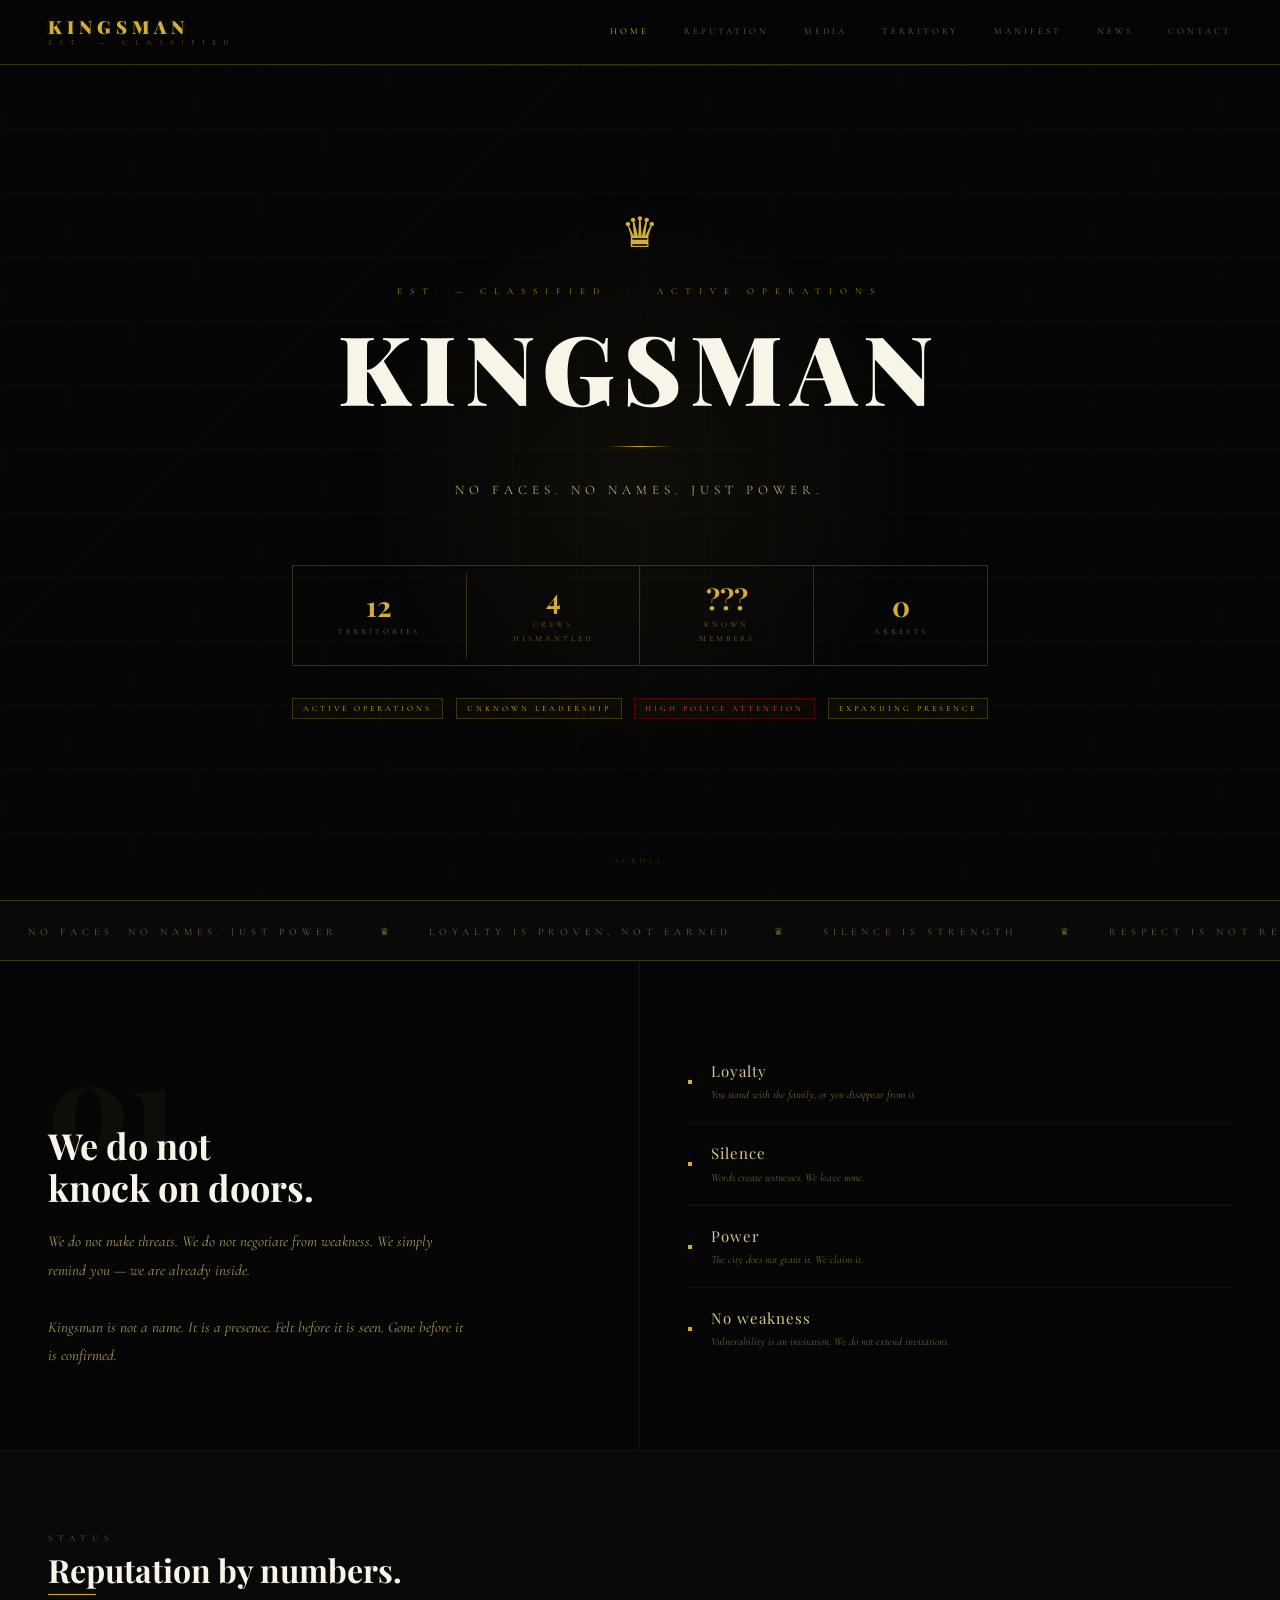
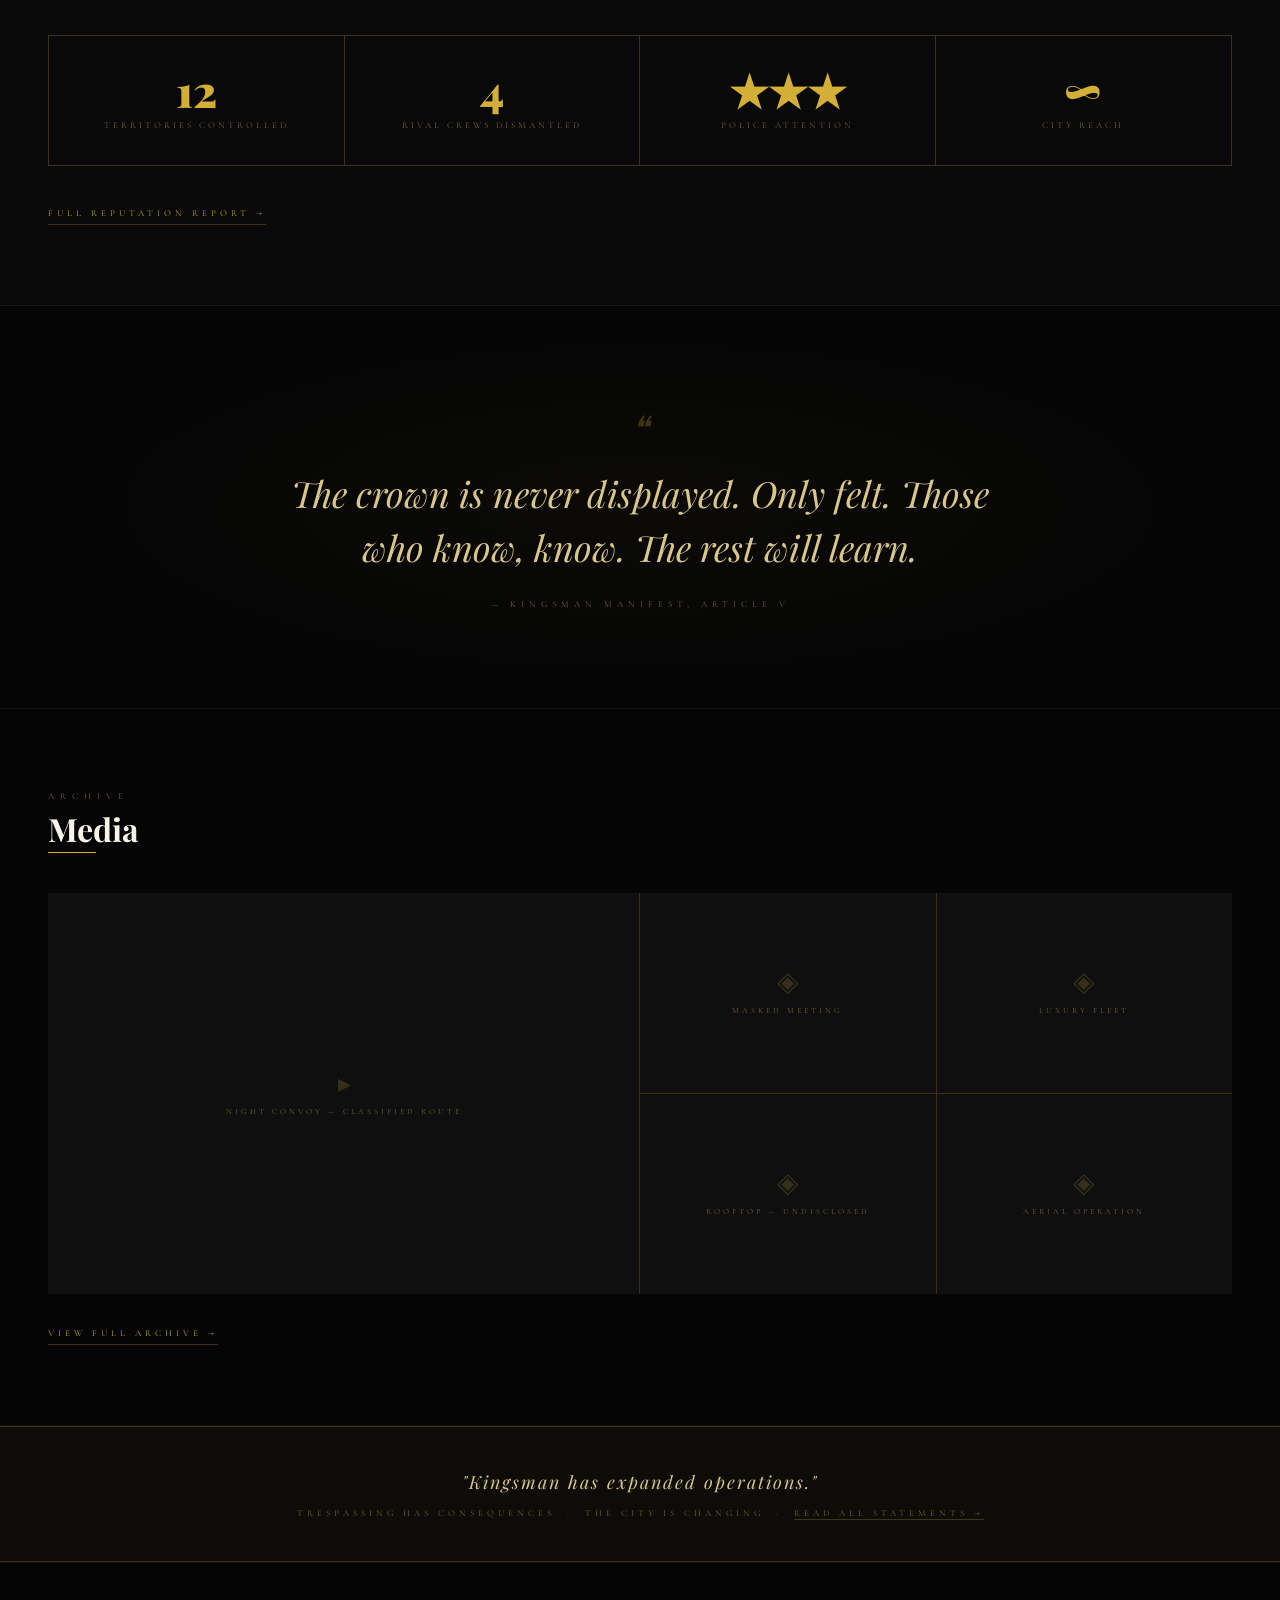
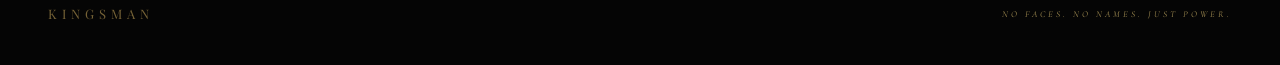
<file: index (7).html>
<!DOCTYPE html>
<html lang="nl">
<head>
  <meta charset="UTF-8" />
  <meta name="viewport" content="width=device-width, initial-scale=1.0" />
  <title>KINGSMAN — No faces. No names. Just power.</title>
  <meta name="description" content="Kingsman. Unknown leadership. Unmistakable presence." />
  <link rel="stylesheet" href="style.css" />
  <style>
    /* ── HERO ───────────────────────────────────────────────────── */
    .hero {
      position: relative;
      min-height: calc(100vh - 64px);
      display: flex;
      flex-direction: column;
      align-items: center;
      justify-content: center;
      text-align: center;
      overflow: hidden;
      padding: 4rem 2rem 6rem;
    }

    /* Grid texture */
    .hero-grid {
      position: absolute;
      inset: 0;
      background-image:
        linear-gradient(rgba(201,168,76,0.03) 1px, transparent 1px),
        linear-gradient(90deg, rgba(201,168,76,0.03) 1px, transparent 1px);
      background-size: 64px 64px;
      animation: fadeIn 2s ease both;
    }

    /* Diagonal vignette lines */
    .hero-lines {
      position: absolute;
      inset: 0;
      background-image:
        repeating-linear-gradient(
          -45deg,
          transparent,
          transparent 120px,
          rgba(201,168,76,0.018) 120px,
          rgba(201,168,76,0.018) 121px
        );
    }

    /* Radial glow from center */
    .hero-glow {
      position: absolute;
      top: 50%; left: 50%;
      transform: translate(-50%, -50%);
      width: 600px;
      height: 600px;
      background: radial-gradient(ellipse, rgba(201,168,76,0.06) 0%, transparent 70%);
      pointer-events: none;
    }

    /* Scanline sweep */
    .hero-scan {
      position: absolute;
      inset: 0;
      overflow: hidden;
      pointer-events: none;
    }
    .hero-scan::after {
      content: '';
      position: absolute;
      top: 0; left: 0; right: 0;
      height: 2px;
      background: linear-gradient(90deg, transparent, rgba(201,168,76,0.15), transparent);
      animation: scanline 6s linear infinite;
    }

    .hero-content { position: relative; z-index: 2; }

    .hero-crown {
      font-size: 42px;
      color: var(--gold);
      margin-bottom: 1.8rem;
      animation: crownDrop 1s cubic-bezier(.22,1,.36,1) both;
      display: block;
      line-height: 1;
    }

    .hero-eyebrow {
      font-size: 9px;
      letter-spacing: 8px;
      color: var(--gold-dark);
      text-transform: uppercase;
      font-family: var(--font-serif);
      margin-bottom: 1.2rem;
      animation: fadeUp 0.9s ease both;
      animation-delay: 0.2s;
    }

    .hero-title {
      font-family: var(--font-display);
      font-size: clamp(56px, 10vw, 96px);
      font-weight: 900;
      color: var(--text);
      letter-spacing: 8px;
      line-height: 1;
      margin-bottom: 0;
      animation: fadeUp 0.9s cubic-bezier(.22,1,.36,1) both;
      animation-delay: 0.1s;
    }

    .hero-divider {
      width: 64px;
      height: 1px;
      background: linear-gradient(90deg, transparent, var(--gold), transparent);
      margin: 2rem auto;
      animation: fadeIn 1s ease both;
      animation-delay: 0.5s;
    }

    .hero-quote {
      font-size: 13px;
      letter-spacing: 5px;
      color: var(--text-muted);
      text-transform: uppercase;
      font-family: var(--font-serif);
      font-weight: 300;
      animation: fadeUp 0.9s ease both;
      animation-delay: 0.55s;
    }

    /* Stats bar */
    .hero-stats {
      display: flex;
      align-items: center;
      gap: 0;
      margin-top: 4rem;
      border: 0.5px solid var(--gold-border);
      animation: fadeUp 0.9s ease both;
      animation-delay: 0.7s;
    }
    .hero-stat {
      padding: 1.2rem 2.4rem;
      text-align: center;
      border-right: 0.5px solid var(--gold-border);
      flex: 1;
    }
    .hero-stat:last-child { border-right: none; }
    .hero-stat-num {
      font-family: var(--font-display);
      font-size: 28px;
      font-weight: 700;
      color: var(--gold);
      line-height: 1;
      display: block;
    }
    .hero-stat-label {
      font-size: 8px;
      letter-spacing: 3px;
      color: var(--text-ghost);
      text-transform: uppercase;
      margin-top: 5px;
      display: block;
    }

    /* Badges row */
    .hero-badges {
      display: flex;
      gap: 0.8rem;
      justify-content: center;
      flex-wrap: wrap;
      margin-top: 2rem;
      animation: fadeUp 0.9s ease both;
      animation-delay: 0.85s;
    }

    /* Scroll indicator */
    .hero-scroll {
      position: absolute;
      bottom: 2rem;
      left: 50%;
      transform: translateX(-50%);
      z-index: 2;
      display: flex;
      flex-direction: column;
      align-items: center;
      gap: 8px;
      animation: fadeIn 1.5s ease both;
      animation-delay: 1.2s;
    }
    .hero-scroll span {
      font-size: 7px;
      letter-spacing: 4px;
      color: var(--gold-abyss);
      text-transform: uppercase;
    }
    .scroll-line {
      width: 0.5px;
      height: 40px;
      background: linear-gradient(to bottom, var(--gold-border), transparent);
      animation: goldPulse 2s ease infinite;
    }

    /* ── MANIFESTO STRIP ────────────────────────────────────────── */
    .manifesto-strip {
      border-top: 0.5px solid var(--gold-border);
      border-bottom: 0.5px solid var(--gold-border);
      background: var(--bg-lift);
      overflow: hidden;
      white-space: nowrap;
      padding: 1rem 0;
    }
    .manifesto-ticker {
      display: inline-block;
      animation: ticker 30s linear infinite;
      font-size: 10px;
      letter-spacing: 5px;
      color: var(--text-ghost);
      text-transform: uppercase;
      font-family: var(--font-serif);
    }
    @keyframes ticker {
      from { transform: translateX(0); }
      to   { transform: translateX(-50%); }
    }

    /* ── SECTION: INTRO ─────────────────────────────────────────── */
    .intro-section {
      display: grid;
      grid-template-columns: 1fr 1fr;
      border-bottom: 0.5px solid rgba(201,168,76,0.08);
    }
    .intro-left {
      padding: 5rem 3rem;
      border-right: 0.5px solid rgba(201,168,76,0.08);
    }
    .intro-right {
      padding: 5rem 3rem;
      display: flex;
      flex-direction: column;
      justify-content: center;
    }
    .intro-num {
      font-family: var(--font-display);
      font-size: 120px;
      font-weight: 900;
      color: rgba(201,168,76,0.05);
      line-height: 1;
      margin-bottom: -0.3em;
      user-select: none;
    }
    .intro-heading {
      font-family: var(--font-display);
      font-size: 36px;
      font-weight: 700;
      color: var(--text);
      line-height: 1.15;
      margin-bottom: 1.2rem;
    }
    .intro-body {
      font-size: 15px;
      color: var(--text-dim);
      font-style: italic;
      line-height: 1.9;
      max-width: 420px;
    }

    /* pillars */
    .pillars {
      display: flex;
      flex-direction: column;
      gap: 0;
    }
    .pillar {
      display: flex;
      align-items: center;
      gap: 1.2rem;
      padding: 1.1rem 0;
      border-bottom: 0.5px solid rgba(201,168,76,0.08);
    }
    .pillar:last-child { border-bottom: none; }
    .pillar-dot {
      width: 4px;
      height: 4px;
      background: var(--gold);
      flex-shrink: 0;
    }
    .pillar-text {
      font-family: var(--font-display);
      font-size: 15px;
      font-weight: 400;
      color: var(--text-muted);
      letter-spacing: 1px;
    }
    .pillar-sub {
      font-size: 11px;
      color: var(--text-ghost);
      font-style: italic;
      margin-top: 2px;
    }

    /* ── SECTION: REPUTATION PREVIEW ───────────────────────────── */
    .rep-section {
      background: var(--bg-lift);
      padding: 5rem 3rem;
      border-bottom: 0.5px solid rgba(201,168,76,0.08);
    }
    .rep-numbers {
      display: grid;
      grid-template-columns: repeat(4, 1fr);
      border: 0.5px solid var(--gold-border);
      margin-top: 2.5rem;
    }
    .rep-num-cell {
      padding: 2rem 1.5rem;
      border-right: 0.5px solid var(--gold-border);
      text-align: center;
    }
    .rep-num-cell:last-child { border-right: none; }
    .rep-big {
      font-family: var(--font-display);
      font-size: 44px;
      font-weight: 900;
      color: var(--gold);
      display: block;
      line-height: 1;
    }
    .rep-label {
      font-size: 9px;
      letter-spacing: 3px;
      color: var(--text-ghost);
      text-transform: uppercase;
      margin-top: 6px;
      display: block;
    }
    .rep-cta {
      display: inline-block;
      margin-top: 2.5rem;
      font-size: 9px;
      letter-spacing: 4px;
      color: var(--gold-dim);
      text-decoration: none;
      text-transform: uppercase;
      border-bottom: 0.5px solid var(--gold-border);
      padding-bottom: 2px;
      transition: color 0.2s;
    }
    .rep-cta:hover { color: var(--gold); }

    /* ── SECTION: STATEMENT ─────────────────────────────────────── */
    .statement-section {
      padding: 6rem 3rem;
      text-align: center;
      border-bottom: 0.5px solid rgba(201,168,76,0.08);
      position: relative;
      overflow: hidden;
    }
    .statement-bg {
      position: absolute;
      inset: 0;
      background:
        radial-gradient(ellipse at center, rgba(201,168,76,0.03) 0%, transparent 65%);
      pointer-events: none;
    }
    .statement-quote {
      font-family: var(--font-display);
      font-size: clamp(22px, 4vw, 36px);
      font-weight: 400;
      font-style: italic;
      color: var(--text-muted);
      max-width: 700px;
      margin: 0 auto;
      line-height: 1.5;
      position: relative;
    }
    .statement-quote::before {
      content: '❝';
      display: block;
      font-size: 32px;
      color: var(--gold-border);
      margin-bottom: 1rem;
    }
    .statement-attr {
      display: block;
      margin-top: 1.5rem;
      font-size: 9px;
      letter-spacing: 5px;
      color: var(--text-ghost);
      text-transform: uppercase;
      font-style: normal;
      font-family: var(--font-serif);
    }

    /* ── SECTION: MEDIA PREVIEW ─────────────────────────────────── */
    .media-section {
      padding: 5rem 3rem;
      border-bottom: 0.5px solid rgba(201,168,76,0.08);
    }
    .media-preview-grid {
      display: grid;
      grid-template-columns: 2fr 1fr 1fr;
      grid-template-rows: 200px 200px;
      gap: 1px;
      background: var(--gold-border);
      margin-top: 2.5rem;
    }
    .media-cell {
      background: var(--bg-raise);
      display: flex;
      flex-direction: column;
      align-items: center;
      justify-content: center;
      gap: 8px;
      transition: background 0.2s;
      cursor: pointer;
      text-decoration: none;
    }
    .media-cell:hover { background: var(--bg-high); }
    .media-cell.span-col { grid-row: span 2; }
    .media-cell-icon {
      font-size: 28px;
      color: rgba(201,168,76,0.2);
      line-height: 1;
    }
    .media-cell-tag {
      font-size: 8px;
      letter-spacing: 3px;
      color: var(--text-ghost);
      text-transform: uppercase;
    }
    .media-all-link {
      display: inline-block;
      margin-top: 2rem;
      font-size: 9px;
      letter-spacing: 4px;
      color: var(--gold-dim);
      text-decoration: none;
      text-transform: uppercase;
      border-bottom: 0.5px solid var(--gold-border);
      padding-bottom: 2px;
      transition: color 0.2s;
    }
    .media-all-link:hover { color: var(--gold); }

    /* ── SECTION: WARNING TICKER ────────────────────────────────── */
    .warning-section {
      background: rgba(201,168,76,0.04);
      border-top: 0.5px solid var(--gold-border);
      border-bottom: 0.5px solid var(--gold-border);
      padding: 2.5rem 3rem;
      text-align: center;
    }
    .warning-text {
      font-family: var(--font-display);
      font-size: 18px;
      font-weight: 400;
      font-style: italic;
      color: var(--text-muted);
      letter-spacing: 2px;
    }
    .warning-sub {
      margin-top: 0.5rem;
      font-size: 9px;
      letter-spacing: 4px;
      color: var(--text-ghost);
      text-transform: uppercase;
    }

    @media (max-width: 768px) {
      .intro-section { grid-template-columns: 1fr; }
      .intro-left { border-right: none; border-bottom: 0.5px solid rgba(201,168,76,0.08); }
      .rep-numbers { grid-template-columns: 1fr 1fr; }
      .rep-num-cell:nth-child(2) { border-right: none; }
      .media-preview-grid { grid-template-columns: 1fr 1fr; grid-template-rows: repeat(3, 160px); }
      .media-cell.span-col { grid-row: span 1; }
      .hero-stats { flex-direction: column; gap: 0; }
      .hero-stat { border-right: none; border-bottom: 0.5px solid var(--gold-border); }
      .hero-stat:last-child { border-bottom: none; }
    }
  </style>
</head>
<body>

  <!-- NAV -->
  <nav class="ks-nav">
    <a href="/" class="ks-logo">KINGSMAN<span>Est. — Classified</span></a>
    <div class="ks-nav-links">
      <a href="/" class="active">Home</a>
      <a href="/reputation">Reputation</a>
      <a href="/media">Media</a>
      <a href="/territory">Territory</a>
      <a href="/manifest">Manifest</a>
      <a href="/news">News</a>
      <a href="/contact">Contact</a>
    </div>
  </nav>

  <main class="ks-page">

    <!-- HERO -->
    <section class="hero">
      <div class="hero-grid"></div>
      <div class="hero-lines"></div>
      <div class="hero-glow"></div>
      <div class="hero-scan"></div>

      <div class="hero-content">
        <span class="hero-crown">♛</span>
        <p class="hero-eyebrow">Est. — Classified &nbsp;·&nbsp; Active Operations</p>
        <h1 class="hero-title">KINGSMAN</h1>
        <div class="hero-divider"></div>
        <p class="hero-quote">No faces. No names. Just power.</p>

        <div class="hero-stats">
          <div class="hero-stat">
            <span class="hero-stat-num">12</span>
            <span class="hero-stat-label">Territories</span>
          </div>
          <div class="hero-stat">
            <span class="hero-stat-num">4</span>
            <span class="hero-stat-label">Crews dismantled</span>
          </div>
          <div class="hero-stat">
            <span class="hero-stat-num">???</span>
            <span class="hero-stat-label">Known members</span>
          </div>
          <div class="hero-stat">
            <span class="hero-stat-num">0</span>
            <span class="hero-stat-label">Arrests</span>
          </div>
        </div>

        <div class="hero-badges">
          <span class="badge">Active operations</span>
          <span class="badge">Unknown leadership</span>
          <span class="badge badge-danger">High police attention</span>
          <span class="badge">Expanding presence</span>
        </div>
      </div>

      <div class="hero-scroll">
        <div class="scroll-line"></div>
        <span>Scroll</span>
      </div>
    </section>

    <!-- MANIFESTO TICKER -->
    <div class="manifesto-strip">
      <div class="manifesto-ticker">
        &nbsp;&nbsp;&nbsp;&nbsp;No faces. No names. Just power.
        &nbsp;&nbsp;&nbsp;&nbsp;♛&nbsp;&nbsp;&nbsp;&nbsp;
        Loyalty is proven, not earned.
        &nbsp;&nbsp;&nbsp;&nbsp;♛&nbsp;&nbsp;&nbsp;&nbsp;
        Silence is strength.
        &nbsp;&nbsp;&nbsp;&nbsp;♛&nbsp;&nbsp;&nbsp;&nbsp;
        Respect is not requested. It is taken.
        &nbsp;&nbsp;&nbsp;&nbsp;♛&nbsp;&nbsp;&nbsp;&nbsp;
        The city bends. We do not.
        &nbsp;&nbsp;&nbsp;&nbsp;♛&nbsp;&nbsp;&nbsp;&nbsp;
        No faces. No names. Just power.
        &nbsp;&nbsp;&nbsp;&nbsp;♛&nbsp;&nbsp;&nbsp;&nbsp;
        Loyalty is proven, not earned.
        &nbsp;&nbsp;&nbsp;&nbsp;♛&nbsp;&nbsp;&nbsp;&nbsp;
        Silence is strength.
        &nbsp;&nbsp;&nbsp;&nbsp;♛&nbsp;&nbsp;&nbsp;&nbsp;
        Respect is not requested. It is taken.
        &nbsp;&nbsp;&nbsp;&nbsp;♛&nbsp;&nbsp;&nbsp;&nbsp;
        The city bends. We do not.
        &nbsp;&nbsp;&nbsp;&nbsp;♛&nbsp;&nbsp;&nbsp;&nbsp;
      </div>
    </div>

    <!-- INTRO / WHO -->
    <section class="intro-section">
      <div class="intro-left">
        <div class="intro-num">01</div>
        <h2 class="intro-heading">We do not<br>knock on doors.</h2>
        <p class="intro-body">
          We do not make threats. We do not negotiate from weakness.
          We simply remind you — we are already inside.<br><br>
          Kingsman is not a name. It is a presence.
          Felt before it is seen. Gone before it is confirmed.
        </p>
      </div>
      <div class="intro-right">
        <div class="pillars">
          <div class="pillar">
            <div class="pillar-dot"></div>
            <div>
              <div class="pillar-text">Loyalty</div>
              <div class="pillar-sub">You stand with the family, or you disappear from it.</div>
            </div>
          </div>
          <div class="pillar">
            <div class="pillar-dot"></div>
            <div>
              <div class="pillar-text">Silence</div>
              <div class="pillar-sub">Words create witnesses. We leave none.</div>
            </div>
          </div>
          <div class="pillar">
            <div class="pillar-dot"></div>
            <div>
              <div class="pillar-text">Power</div>
              <div class="pillar-sub">The city does not grant it. We claim it.</div>
            </div>
          </div>
          <div class="pillar">
            <div class="pillar-dot"></div>
            <div>
              <div class="pillar-text">No weakness</div>
              <div class="pillar-sub">Vulnerability is an invitation. We do not extend invitations.</div>
            </div>
          </div>
        </div>
      </div>
    </section>

    <!-- REPUTATION NUMBERS -->
    <section class="rep-section">
      <div class="section-label">Status</div>
      <div class="section-title">Reputation by numbers.</div>
      <div class="gold-line"></div>

      <div class="rep-numbers">
        <div class="rep-num-cell">
          <span class="rep-big">12</span>
          <span class="rep-label">Territories controlled</span>
        </div>
        <div class="rep-num-cell">
          <span class="rep-big">4</span>
          <span class="rep-label">Rival crews dismantled</span>
        </div>
        <div class="rep-num-cell">
          <span class="rep-big">★★★</span>
          <span class="rep-label">Police attention</span>
        </div>
        <div class="rep-num-cell">
          <span class="rep-big">∞</span>
          <span class="rep-label">City reach</span>
        </div>
      </div>

      <a href="/reputation" class="rep-cta">Full reputation report →</a>
    </section>

    <!-- STATEMENT / QUOTE -->
    <section class="statement-section">
      <div class="statement-bg"></div>
      <blockquote class="statement-quote">
        The crown is never displayed. Only felt.
        Those who know, know.
        The rest will learn.
        <span class="statement-attr">— Kingsman manifest, article V</span>
      </blockquote>
    </section>

    <!-- MEDIA PREVIEW -->
    <section class="media-section">
      <div class="section-label">Archive</div>
      <div class="section-title">Media</div>
      <div class="gold-line"></div>

      <div class="media-preview-grid">
        <a href="/media" class="media-cell span-col">
          <span class="media-cell-icon">▶</span>
          <span class="media-cell-tag">Night convoy — classified route</span>
        </a>
        <a href="/media" class="media-cell">
          <span class="media-cell-icon">◈</span>
          <span class="media-cell-tag">Masked meeting</span>
        </a>
        <a href="/media" class="media-cell">
          <span class="media-cell-icon">◈</span>
          <span class="media-cell-tag">Luxury fleet</span>
        </a>
        <a href="/media" class="media-cell">
          <span class="media-cell-icon">◈</span>
          <span class="media-cell-tag">Rooftop — undisclosed</span>
        </a>
        <a href="/media" class="media-cell">
          <span class="media-cell-icon">◈</span>
          <span class="media-cell-tag">Aerial operation</span>
        </a>
      </div>

      <a href="/media" class="media-all-link">View full archive →</a>
    </section>

    <!-- WARNING -->
    <section class="warning-section">
      <p class="warning-text">"Kingsman has expanded operations."</p>
      <p class="warning-sub">Trespassing has consequences &nbsp;·&nbsp; The city is changing &nbsp;·&nbsp; <a href="/news" style="color:inherit;text-decoration:none;border-bottom:0.5px solid var(--gold-border);">Read all statements →</a></p>
    </section>

  </main>

  <!-- FOOTER -->
  <footer class="ks-footer">
    <span class="ks-footer-logo">KINGSMAN</span>
    <span class="ks-footer-sub">No faces. No names. Just power.</span>
  </footer>

  <script>
    // Scroll-triggered fade-in for sections
    const observer = new IntersectionObserver((entries) => {
      entries.forEach(entry => {
        if (entry.isIntersecting) {
          entry.target.style.opacity = '1';
          entry.target.style.transform = 'translateY(0)';
        }
      });
    }, { threshold: 0.1 });

    document.querySelectorAll('.intro-section, .rep-section, .statement-section, .media-section, .warning-section').forEach(el => {
      el.style.opacity = '0';
      el.style.transform = 'translateY(20px)';
      el.style.transition = 'opacity 0.9s ease, transform 0.9s ease';
      observer.observe(el);
    });

    // Nav highlight on scroll (future pages can also call this)
    document.querySelectorAll('.ks-nav-links a').forEach(a => {
      if (a.getAttribute('href') === window.location.pathname) {
        a.classList.add('active');
      }
    });
  </script>

</body>
</html>
</file>
<file: style.css>
@import url('https://fonts.googleapis.com/css2?family=Playfair+Display:ital,wght@0,400;0,700;0,900;1,400;1,700&family=Cormorant+Garamond:ital,wght@0,300;0,400;0,600;1,300;1,400&display=swap');

/* ─── RESET & BASE ─────────────────────────────────────────────── */
*, *::before, *::after {
  box-sizing: border-box;
  margin: 0;
  padding: 0;
}

:root {

  /* ── GOUD PALET ───────────────────── */

  --gold:               #D4AF37;
  --gold-dim:           #C9A227;
  --gold-dark:          #B8860B;
  --gold-deeper:        #7A5A00;
  --gold-abyss:         #4F3B00;

  --gold-ghost:         rgba(212,175,55,0.06);
  --gold-subtle:        rgba(212,175,55,0.15);
  --gold-border:        rgba(212,175,55,0.26);
  --gold-border-strong: rgba(212,175,55,0.55);

  /* ── ACHTERGROND ─────────────────── */

  --bg:       #050505;
  --bg-lift:  #090909;
  --bg-raise: #0f0f0f;
  --bg-high:  #151515;

  /* ── TEKST ───────────────────────── */

  --text:       #f8f4e8;
  --text-muted: #d8c68a;
  --text-dim:   #ab9557;
  --text-ghost: #756236;

  /* ── DANGER ──────────────────────── */

  --danger:        rgba(160,0,0,0.15);
  --danger-border: rgba(160,0,0,0.4);
  --danger-text:   #e05050;

  /* ── FONTS ───────────────────────── */

  --font-serif:   'Cormorant Garamond', serif;
  --font-display: 'Playfair Display', serif;
}

html {
  scroll-behavior: smooth;
}

body {
  background: var(--bg);
  color: var(--text);
  font-family: var(--font-serif);
  font-size: 16px;
  line-height: 1.7;
  -webkit-font-smoothing: antialiased;
  cursor: default;
}

/* ─── SCROLLBAR ────────────────────────────────────────────────── */

::-webkit-scrollbar {
  width: 4px;
}

::-webkit-scrollbar-track {
  background: var(--bg);
}

::-webkit-scrollbar-thumb {
  background: var(--gold-dark);
}

/* ─── SELECTION ────────────────────────────────────────────────── */

::selection {
  background: var(--gold-subtle);
  color: var(--gold);
}

/* ─── NAV ──────────────────────────────────────────────────────── */

.ks-nav {
  position: fixed;
  top: 0;
  left: 0;
  right: 0;

  z-index: 100;

  display: flex;
  align-items: center;
  justify-content: space-between;

  padding: 1.1rem 3rem;

  background: rgba(5,5,5,0.9);

  border-bottom: .5px solid var(--gold-border);

  backdrop-filter: blur(12px);
  -webkit-backdrop-filter: blur(12px);
}

.ks-logo {
  font-family: var(--font-display);
  font-size: 18px;
  font-weight: 900;

  color: var(--gold);

  letter-spacing: 5px;
  text-transform: uppercase;

  text-decoration: none;

  line-height: 1;

  text-shadow:
    0 0 8px rgba(212,175,55,.18),
    0 0 18px rgba(212,175,55,.08);
}

.ks-logo span {
  display: block;

  font-size: 8px;
  letter-spacing: 7px;

  font-weight: 300;

  color: var(--text-ghost);

  margin-top: 3px;

  font-family: var(--font-serif);
}

.ks-nav-links {
  display: flex;
  align-items: center;
  gap: 2.2rem;
}

.ks-nav-links a {
  color: var(--text-ghost);

  font-size: 9px;
  letter-spacing: 3px;

  text-transform: uppercase;
  text-decoration: none;

  transition: .25s;

  font-family: var(--font-serif);
}

.ks-nav-links a:hover,
.ks-nav-links a.active {
  color: var(--gold);
}

/* ─── PAGE WRAPPER ─────────────────────────────────────────────── */

.ks-page {
  padding-top: 64px;
  min-height: 100vh;
}

/* ─── SECTION ──────────────────────────────────────────────────── */

.section {
  padding: 4rem 3rem;

  border-bottom: .5px solid var(--gold-ghost);
}

.section-label {

  font-size: 9px;
  letter-spacing: 6px;

  color: var(--text-ghost);

  text-transform: uppercase;

  margin-bottom: .4rem;
}

.section-title {

  font-family: var(--font-display);

  font-size: 32px;
  font-weight: 700;

  color: var(--text);

  margin-bottom: .4rem;

  line-height: 1.1;
}

.gold-line {

  width: 48px;
  height: 1px;

  background: var(--gold);

  box-shadow:
    0 0 10px rgba(212,175,55,.25);

  margin-bottom: 2.5rem;
}

/* ─── GRID UTILITIES ───────────────────────────────────────────── */

.grid-2 {
  display: grid;
  grid-template-columns: 1fr 1fr;
  gap: 1px;
}

.grid-3 {
  display: grid;
  grid-template-columns: repeat(3,1fr);
  gap: 1px;
}

/* ─── RULE ─────────────────────────────────────────────────────── */

.rule {

  width: 100%;
  height: .5px;

  background: var(--gold-border);

  margin: 2rem 0;
}

/* ─── BADGE ────────────────────────────────────────────────────── */

.badge {

  display: inline-block;

  font-size: 8px;
  letter-spacing: 3px;

  color: var(--gold);

  border: .5px solid var(--gold-border);

  background: rgba(212,175,55,.03);

  padding: 3px 10px;

  text-transform: uppercase;

  font-family: var(--font-serif);
}

.badge-danger {

  color: var(--danger-text);

  border-color: var(--danger-border);
}

/* ─── FOOTER ───────────────────────────────────────────────────── */

.ks-footer {

  padding: 2.5rem 3rem;

  display: flex;

  align-items: center;

  justify-content: space-between;

  border-top: .5px solid var(--gold-ghost);
}

.ks-footer-logo {

  font-family: var(--font-display);

  font-size: 13px;

  color: var(--text-ghost);

  letter-spacing: 5px;
}

.ks-footer-owner {

  display: flex;

  flex-direction: column;

  align-items: center;

  text-align: center;
}

.ks-footer-owner a {

  color: var(--text-ghost);

  text-decoration: none;

  margin-top: 2px;

  transition: .2s;
}

.ks-footer-owner a:hover {

  color: var(--gold);

  text-decoration: underline;
}

.ks-footer-sub {

  font-size: 9px;

  letter-spacing: 3px;

  color: var(--text-dim);

  text-transform: uppercase;

  font-style: italic;
}

/* ─── ANIMATIONS ───────────────────────────────────────────────── */

@keyframes fadeUp {

  from {
    opacity: 0;
    transform: translateY(24px);
  }

  to {
    opacity: 1;
    transform: translateY(0);
  }

}

@keyframes fadeIn {

  from {
    opacity: 0;
  }

  to {
    opacity: 1;
  }

}

@keyframes scanline {

  0% {
    transform: translateY(-100%);
  }

  100% {
    transform: translateY(100vh);
  }

}

@keyframes goldPulse {

  0%,100% {
    opacity: .4;
  }

  50% {
    opacity: 1;
  }

}

@keyframes crownDrop {

  from {

    opacity: 0;

    transform:
      translateY(-30px)
      scale(.85);

  }

  to {

    opacity: 1;

    transform:
      translateY(0)
      scale(1);

  }

}

.anim-fade-up {
  animation: fadeUp .8s cubic-bezier(.22,1,.36,1) both;
}

.anim-fade-in {
  animation: fadeIn 1s ease both;
}

.delay-1 { animation-delay: .15s; }
.delay-2 { animation-delay: .3s; }
.delay-3 { animation-delay: .45s; }
.delay-4 { animation-delay: .6s; }
.delay-5 { animation-delay: .75s; }
.delay-6 { animation-delay: .9s; }

/* ─── RESPONSIVE ───────────────────────────────────────────────── */

@media (max-width:768px) {

  .ks-nav {

    padding: 1rem 1.5rem;

  }

  .ks-nav-links {

    gap: 1.2rem;

  }

  .ks-nav-links a {

    font-size: 8px;

    letter-spacing: 2px;

  }

  .section {

    padding: 3rem 1.5rem;

  }

  .grid-2,
  .grid-3 {

    grid-template-columns: 1fr;

  }

}
</file>
